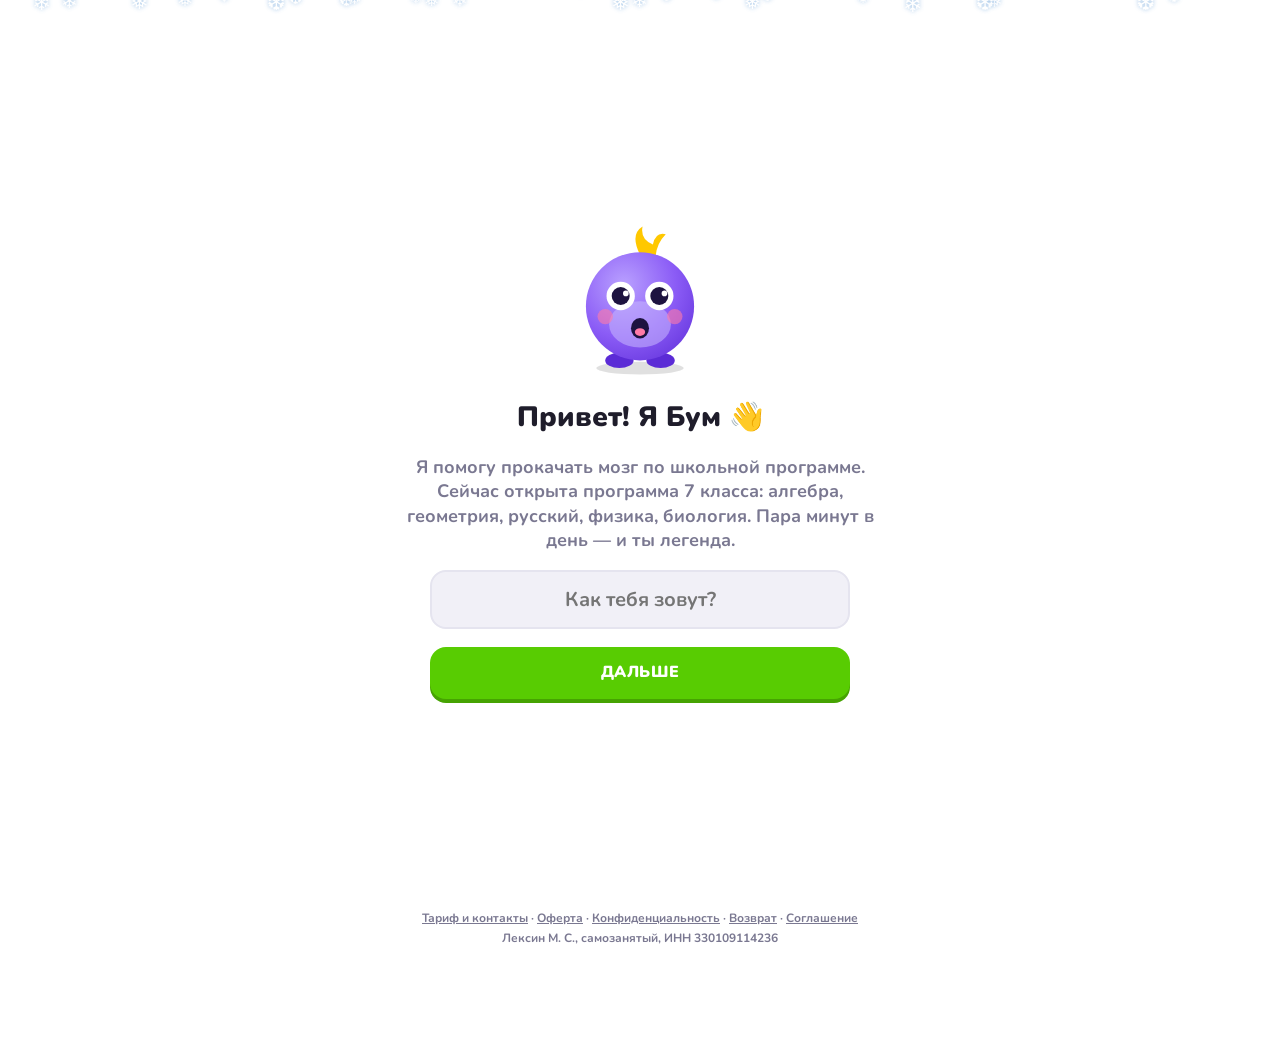
<file: index.html>
<!doctype html>
<html lang="ru">
<head>
  <meta charset="utf-8">
  <meta name="viewport" content="width=device-width, initial-scale=1, viewport-fit=cover">
  <title>Мозгобум — задания 7 класса в формате игры</title>
  <meta name="description" content="Мозгобум — бесплатный тренажёр школьной программы 7 класса в формате игры: алгебра, геометрия, русский язык, физика, биология. Уровни, экзамены, тесты, серии дней и работа над ошибками.">
  <link rel="canonical" href="https://maximlexin.github.io/mozgobum/">
  <meta property="og:type" content="website">
  <meta property="og:site_name" content="Мозгобум">
  <meta property="og:title" content="Мозгобум — школьная программа в формате игры">
  <meta property="og:description" content="Бесплатный тренажёр 7 класса: алгебра, геометрия, русский, физика, биология. Играй каждый день, копи серию и прокачивай мозг.">
  <meta property="og:url" content="https://maximlexin.github.io/mozgobum/">
  <meta property="og:image" content="https://maximlexin.github.io/mozgobum/icons/og.png">
  <meta property="og:image:width" content="1200">
  <meta property="og:image:height" content="630">
  <meta property="og:locale" content="ru_RU">
  <meta name="twitter:card" content="summary_large_image">
  <meta name="twitter:title" content="Мозгобум — школьная программа в формате игры">
  <meta name="twitter:image" content="https://maximlexin.github.io/mozgobum/icons/og.png">
  <meta name="theme-color" content="#7c4dff">
  <link rel="manifest" href="manifest.webmanifest">
  <link rel="icon" href="icons/icon.svg" type="image/svg+xml">
  <link rel="apple-touch-icon" href="icons/icon-192.png">
  <meta name="apple-mobile-web-app-capable" content="yes">
  <meta name="mobile-web-app-capable" content="yes">
  <link rel="stylesheet" href="fonts/nunito.css">
  <link rel="stylesheet" href="styles.css">
</head>
<body>
  <!-- общие градиенты: не внутри скрытых элементов, иначе браузер их не рисует -->
  <svg width="0" height="0" style="position:absolute" aria-hidden="true">
    <defs>
      <radialGradient id="mb-purple" cx="0.35" cy="0.3" r="0.8"><stop offset="0" stop-color="#b9a0ff"/><stop offset="0.6" stop-color="#8b5cf6"/><stop offset="1" stop-color="#6a3ae0"/></radialGradient>
      <radialGradient id="mb-mint" cx="0.35" cy="0.3" r="0.8"><stop offset="0" stop-color="#a7f3e0"/><stop offset="0.6" stop-color="#2dd4bf"/><stop offset="1" stop-color="#0f9f8a"/></radialGradient>
      <radialGradient id="mb-fire" cx="0.35" cy="0.3" r="0.8"><stop offset="0" stop-color="#ffd166"/><stop offset="0.55" stop-color="#ff7b29"/><stop offset="1" stop-color="#e03131"/></radialGradient>
      <radialGradient id="mb-ice" cx="0.35" cy="0.3" r="0.8"><stop offset="0" stop-color="#e7f5ff"/><stop offset="0.6" stop-color="#74c0fc"/><stop offset="1" stop-color="#339af0"/></radialGradient>
      <radialGradient id="mb-gold" cx="0.35" cy="0.3" r="0.8"><stop offset="0" stop-color="#fff3bf"/><stop offset="0.55" stop-color="#fcc419"/><stop offset="1" stop-color="#e09f00"/></radialGradient>
      <radialGradient id="mb-snow" cx="0.35" cy="0.3" r="0.8"><stop offset="0" stop-color="#ffffff"/><stop offset="0.6" stop-color="#dcecfb"/><stop offset="1" stop-color="#a9cdee"/></radialGradient>
      <linearGradient id="lxLens" x1="0" y1="0" x2="1" y2="1"><stop offset="0" stop-color="#4dabf7"/><stop offset="1" stop-color="#7048e8"/></linearGradient>
      <radialGradient id="mb-galaxy" cx="0.35" cy="0.3" r="0.85"><stop offset="0" stop-color="#7b5cff"/><stop offset="0.5" stop-color="#3b1d9a"/><stop offset="1" stop-color="#120a3a"/></radialGradient>
    </defs>
  </svg>
  <div id="app"></div>
  <noscript><main style="max-width:640px;margin:40px auto;padding:0 16px;font-family:Arial,sans-serif"><h1>Мозгобум</h1><p>Бесплатный тренажёр школьной программы 7 класса в формате игры: алгебра, геометрия, русский язык, физика, биология. Уровни, экзамены, тесты, серии дней и работа над ошибками. Для работы игры нужен включённый JavaScript.</p></main></noscript>
  <footer class="site-foot"><a href="docs/contacts.html">Тариф и контакты</a> · <a href="docs/offer.html">Оферта</a> · <a href="docs/privacy.html">Конфиденциальность</a> · <a href="docs/refund.html">Возврат</a> · <a href="docs/terms.html">Соглашение</a><br>Лексин М. С., самозанятый, ИНН 330109114236</footer>
  <canvas id="confetti"></canvas>
  <div id="toast-layer"></div>

  <script src="js/util.js"></script>
  <script src="js/config.js"></script>
  <script src="js/cloud.js"></script>
  <script src="js/pay.js"></script>
  <script src="js/content-math.js"></script>
  <script src="js/content-geometry.js"></script>
  <script src="js/content-russian.js"></script>
  <script src="js/content-physics.js"></script>
  <script src="js/content-biology.js"></script>
  <script src="js/theory-math.js"></script>
  <script src="js/theory-geometry.js"></script>
  <script src="js/theory-russian.js"></script>
  <script src="js/theory-physics.js"></script>
  <script src="js/theory-biology.js"></script>
  <script src="js/mascot.js"></script>
  <script src="js/scene.js"></script>
  <script src="js/sound.js"></script>
  <script src="js/app.js"></script>
</body>
</html>
</file>
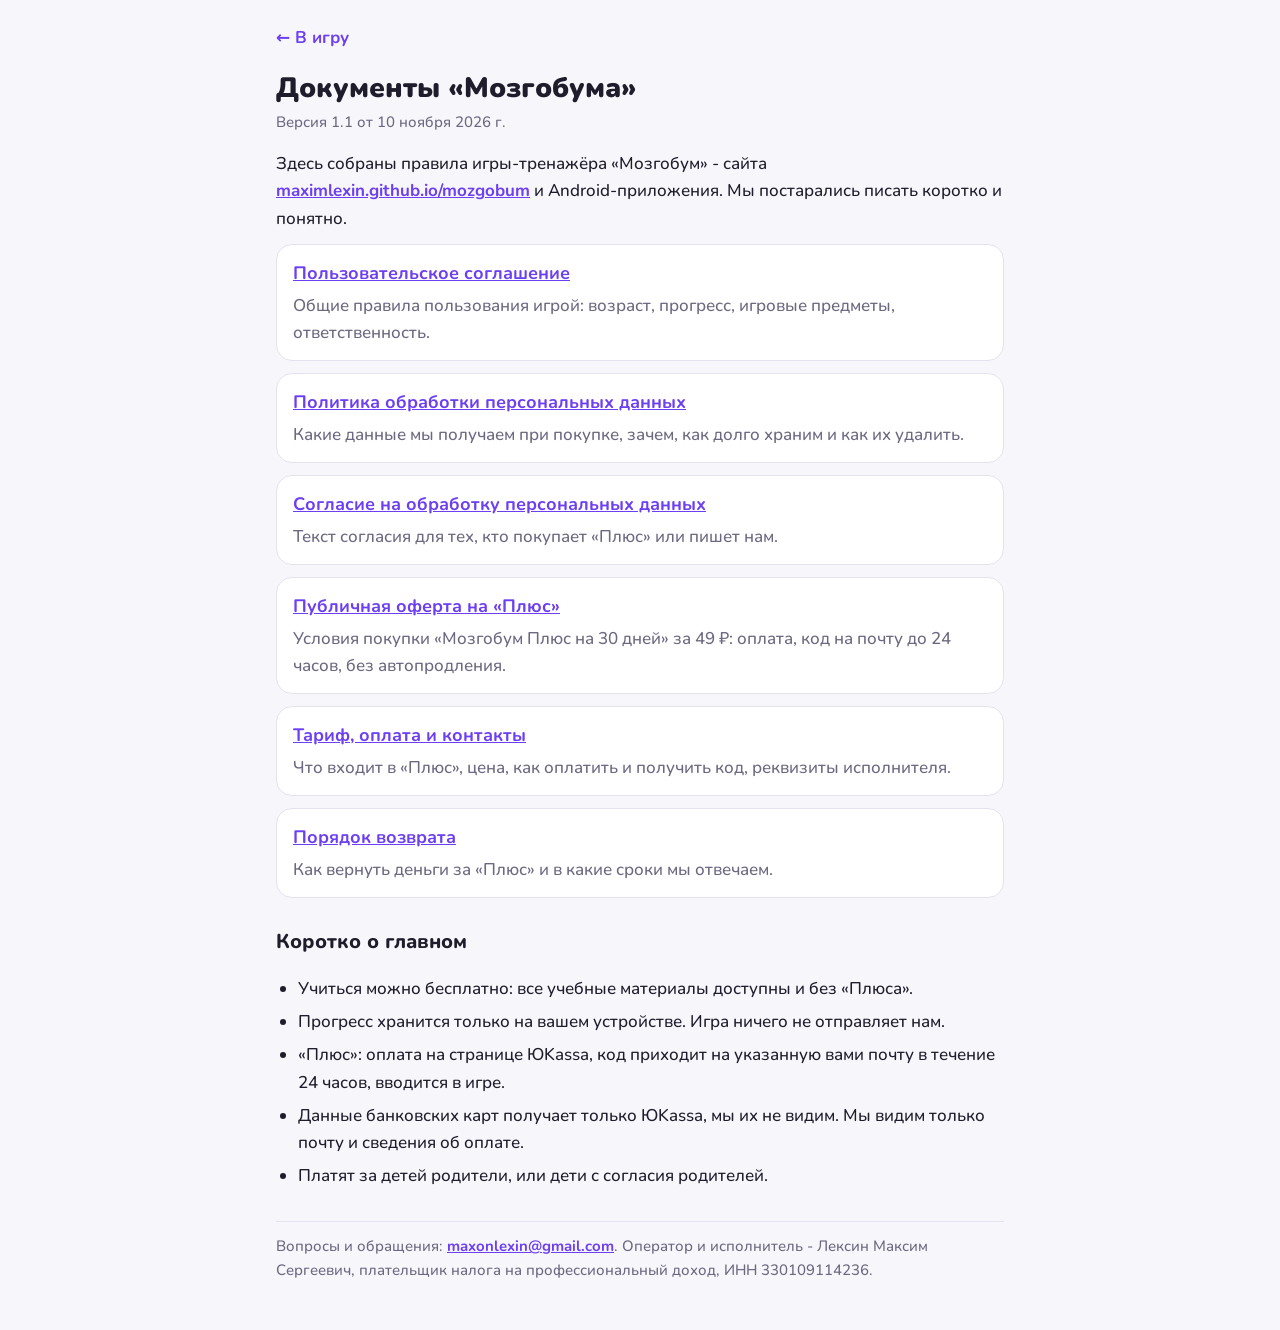
<file: docs/index.html>
<!doctype html>
<html lang="ru">
<head>
<meta charset="utf-8">
<meta name="viewport" content="width=device-width, initial-scale=1">
<title>Документы | Мозгобум</title>
<link rel="stylesheet" href="../fonts/nunito.css">
<style>
:root{--bg:#f7f7fb;--card:#fff;--text:#1f1d2b;--muted:#6b6880;--accent:#6c3ff2;--line:#e4e2ee;--mark:#fff0a3;--mark-text:#1f1d2b}
@media (prefers-color-scheme:dark){:root{--bg:#14121f;--card:#1e1b2e;--text:#f2f0ff;--muted:#aaa5c6;--accent:#b49bff;--line:#2f2a47;--mark:#5c4b00;--mark-text:#fff6c7}}
*{box-sizing:border-box}
body{margin:0;background:var(--bg);color:var(--text);font:500 17px/1.6 Nunito,system-ui,-apple-system,"Segoe UI",Roboto,sans-serif}
main{max-width:760px;margin:0 auto;padding:24px 16px 48px}
a{color:var(--accent);font-weight:700}
.back{display:inline-block;margin-bottom:12px;text-decoration:none}
h1{font-weight:900;font-size:28px;line-height:1.25;margin:8px 0 4px}
h2{font-weight:800;font-size:20px;margin:28px 0 8px}
.ver{color:var(--muted);font-size:15px;margin:0 0 16px}
.card{background:var(--card);border:1px solid var(--line);border-radius:16px;padding:14px 16px;margin:12px 0}
.card h2{margin:0 0 4px;font-size:18px}
.card p{margin:0;color:var(--muted)}
p,li{margin:6px 0}
ol,ul{padding-left:22px}
footer{margin-top:32px;padding-top:12px;border-top:1px solid var(--line);color:var(--muted);font-size:15px}
</style>
</head>
<body>
<main>
<a class="back" href="../">← В игру</a>
<h1>Документы «Мозгобума»</h1>
<p class="ver">Версия 1.1 от 10 ноября 2026 г.</p>

<p>Здесь собраны правила игры-тренажёра «Мозгобум» - сайта <a href="https://maximlexin.github.io/mozgobum/">maximlexin.github.io/mozgobum</a> и Android-приложения. Мы постарались писать коротко и понятно.</p>

<div class="card"><h2><a href="terms.html">Пользовательское соглашение</a></h2><p>Общие правила пользования игрой: возраст, прогресс, игровые предметы, ответственность.</p></div>
<div class="card"><h2><a href="privacy.html">Политика обработки персональных данных</a></h2><p>Какие данные мы получаем при покупке, зачем, как долго храним и как их удалить.</p></div>
<div class="card"><h2><a href="consent.html">Согласие на обработку персональных данных</a></h2><p>Текст согласия для тех, кто покупает «Плюс» или пишет нам.</p></div>
<div class="card"><h2><a href="offer.html">Публичная оферта на «Плюс»</a></h2><p>Условия покупки «Мозгобум Плюс на 30 дней» за 49 ₽: оплата, код на почту до 24 часов, без автопродления.</p></div>
<div class="card"><h2><a href="contacts.html">Тариф, оплата и контакты</a></h2><p>Что входит в «Плюс», цена, как оплатить и получить код, реквизиты исполнителя.</p></div>
<div class="card"><h2><a href="refund.html">Порядок возврата</a></h2><p>Как вернуть деньги за «Плюс» и в какие сроки мы отвечаем.</p></div>

<h2>Коротко о главном</h2>
<ul>
<li>Учиться можно бесплатно: все учебные материалы доступны и без «Плюса».</li>
<li>Прогресс хранится только на вашем устройстве. Игра ничего не отправляет нам.</li>
<li>«Плюс»: оплата на странице ЮKassa, код приходит на указанную вами почту в течение 24 часов, вводится в игре.</li>
<li>Данные банковских карт получает только ЮKassa, мы их не видим. Мы видим только почту и сведения об оплате.</li>
<li>Платят за детей родители, или дети с согласия родителей.</li>
</ul>

<footer>Вопросы и обращения: <a href="mailto:maxonlexin@gmail.com">maxonlexin@gmail.com</a>. Оператор и исполнитель - Лексин Максим Сергеевич, плательщик налога на профессиональный доход, ИНН 330109114236.</footer>
</main>
</body>
</html>
</file>
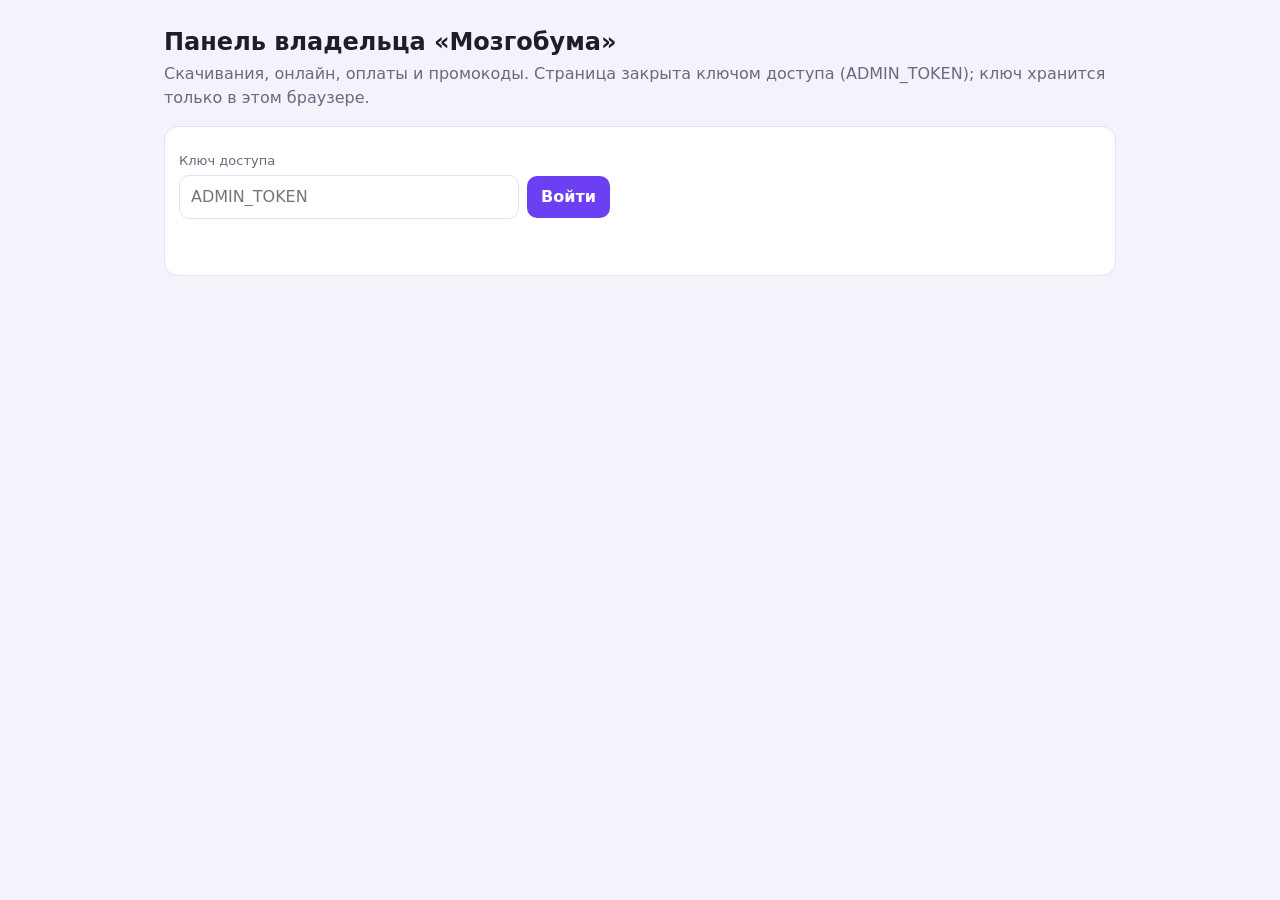
<file: admin.html>
<!doctype html>
<html lang="ru">
<head>
<meta charset="utf-8">
<meta name="viewport" content="width=device-width, initial-scale=1">
<meta name="robots" content="noindex, nofollow">
<title>Мозгобум — панель владельца</title>
<style>
:root{--bg:#f4f3fb;--card:#fff;--text:#1f1d2b;--muted:#6b6880;--accent:#6c3ff2;--line:#e4e2ee;--ok:#1a9d4a;--bad:#d93636;--field:#fff}
@media (prefers-color-scheme:dark){:root{--bg:#14121f;--card:#1e1b2e;--text:#f2f0ff;--muted:#aaa5c6;--accent:#a68bff;--line:#2f2a47;--ok:#4cd07d;--bad:#ff6b6b;--field:#27233b}}
*{box-sizing:border-box}
body{margin:0;background:var(--bg);color:var(--text);font:500 16px/1.5 system-ui,-apple-system,"Segoe UI",Roboto,sans-serif}
main{max-width:980px;margin:0 auto;padding:18px 14px 60px}
h1{font-size:24px;margin:6px 0 2px}h2{font-size:18px;margin:28px 0 10px}
.sub{color:var(--muted);margin:0 0 16px}
.grid{display:grid;grid-template-columns:repeat(auto-fit,minmax(150px,1fr));gap:10px}
.card{background:var(--card);border:1px solid var(--line);border-radius:14px;padding:12px 14px}
.card small{color:var(--muted);display:block;font-size:13px}
.card b{font-size:26px;font-weight:800}
.panel{background:var(--card);border:1px solid var(--line);border-radius:14px;padding:14px}
label{display:block;font-size:13px;color:var(--muted);margin:10px 0 4px}
input,select,textarea{width:100%;background:var(--field);color:var(--text);border:1px solid var(--line);border-radius:10px;padding:9px 11px;font:inherit}
.row{display:grid;grid-template-columns:repeat(auto-fit,minmax(130px,1fr));gap:10px}
.row.wide{grid-template-columns:repeat(auto-fit,minmax(280px,1fr))}
button{background:var(--accent);color:#fff;border:0;border-radius:10px;padding:9px 14px;font:inherit;font-weight:700;cursor:pointer}
button.ghost{background:transparent;color:var(--accent);border:1px solid var(--line)}
button.bad{background:var(--bad)}
button:disabled{opacity:.5;cursor:default}
.items{display:flex;flex-wrap:wrap;gap:6px;max-height:170px;overflow:auto;padding:6px;border:1px solid var(--line);border-radius:10px}
.items label{display:inline-flex;align-items:center;gap:5px;margin:0;color:var(--text);font-size:14px;background:var(--bg);border-radius:8px;padding:3px 8px}
.items input{width:auto}
table{width:100%;border-collapse:collapse;font-size:14px}
th,td{padding:8px 6px;border-bottom:1px solid var(--line);text-align:left;vertical-align:top}
th{color:var(--muted);font-weight:600;font-size:12px}
.tbl{overflow-x:auto}
.code{font-family:ui-monospace,Consolas,monospace;font-weight:700}
.pill{display:inline-block;border-radius:20px;padding:1px 9px;font-size:12px;font-weight:700}
.pill.on{background:#1a9d4a22;color:var(--ok)}.pill.off{background:#d9363622;color:var(--bad)}
.msg{margin:10px 0;min-height:22px;font-weight:600}.msg.err{color:var(--bad)}.msg.ok{color:var(--ok)}
.hint{color:var(--muted);font-size:13px}
.flex{display:flex;gap:8px;align-items:center;flex-wrap:wrap}
</style>
</head>
<body>
<main>
<h1>Панель владельца «Мозгобума»</h1>
<p class="sub">Скачивания, онлайн, оплаты и промокоды. Страница закрыта ключом доступа (ADMIN_TOKEN); ключ хранится только в этом браузере.</p>

<div class="panel" id="auth">
  <label for="tok">Ключ доступа</label>
  <div class="flex"><input id="tok" type="password" autocomplete="off" placeholder="ADMIN_TOKEN" style="max-width:340px"><button id="saveTok">Войти</button><button class="ghost" id="logout" hidden>Выйти</button></div>
  <div class="msg" id="authMsg"></div>
</div>

<div id="app" hidden>
  <h2>Сейчас в игре</h2>
  <div class="grid" id="live"></div>
  <p class="hint">«Реальный игрок» — одно устройство, на котором прошли хотя бы один урок. Заходы без уроков (случайные открытия, проверки) считаются отдельно. Один человек на двух устройствах или после переустановки считается дважды: личность мы не определяем. Заходы из режима разработчика и с localhost в статистику не попадают.</p>
  <div class="flex"><button class="ghost" id="reload">Обновить</button><label class="flex" style="margin:0"><input type="checkbox" id="auto" style="width:auto"> каждые 30 сек</label></div>

  <h2>Скачивания приложения (GitHub)</h2>
  <div class="grid" id="dl"></div>
  <div class="tbl" style="margin-top:10px"><table id="dlTable"></table></div>
  <p class="hint">Данные берутся из публичной статистики релизов GitHub. Посещаемость сайта GitHub Pages здесь не видна: её GitHub показывает только в репозитории (Insights → Traffic).</p>

  <h2>Подробная статистика</h2>
  <div class="flex" id="periodBtns"><button class="ghost" data-n="7">7 дней</button><button class="ghost" data-n="14">14 дней</button><button class="ghost" data-n="30">30 дней</button></div>
  <div class="grid" id="stTotals" style="margin-top:10px"></div>
  <div class="row wide" style="margin-top:12px">
    <div class="panel"><b>Воронка (уникальные игроки)</b><div id="stFunnel"></div></div>
    <div class="panel"><b>Возврат игроков</b><div id="stRet"></div></div>
  </div>
  <div class="panel" style="margin-top:12px"><b>По дням</b><div class="tbl"><table id="stDaily"></table></div></div>
  <div class="row wide" style="margin-top:12px">
    <div class="panel"><b>Предметы: уроки и точность</b><div id="stSubj"></div></div>
    <div class="panel"><b>Режимы</b><div id="stModes"></div></div>
    <div class="panel"><b>Платформы (активные)</b><div id="stPlat"></div></div>
  </div>
  <div class="row wide" style="margin-top:12px">
    <div class="panel"><b>Версии приложения (все игроки)</b><div id="stVer"></div></div>
    <div class="panel"><b>Откуда пришли (метка ?src=)</b><div id="stSrc"></div></div>
    <div class="panel"><b>Самые сложные уроки (доля ошибок)</b><div id="stHard"></div></div>
  </div>
  <div class="panel" style="margin-top:12px"><b>Время суток (МСК): уроков по часам</b><div id="stHours"></div></div>
  <p class="hint">Данные анонимные и только от игроков, давших согласие. Метка источника: ссылка вида https://maximlexin.github.io/mozgobum/?src=vk запоминается при первом заходе.</p>

  <h2>Жалобы на задания</h2>
  <div class="flex"><label class="flex" style="margin:0">Показать: <select id="repStatus" style="width:auto"><option value="new">новые</option><option value="fixed">исправленные</option><option value="ignored">не ошибка</option></select></label></div>
  <div class="panel tbl" style="margin-top:10px"><table id="reports"></table></div>
  <p class="hint">Игроки жалуются кнопкой «Ошибка в задании?» в уроке. Жалобы сгруппированы по заданию: чем больше обращений, тем выше. «Исправлено» — вы поправили задание; «Не ошибка» — задание верное.</p>

  <h2>Новый промокод</h2>
  <div class="panel">
    <div class="row">
      <div><label>Код</label><div class="flex"><input id="pCode" placeholder="BUM-XXXX-XXXX" class="code"><button class="ghost" id="gen" type="button">Случайный</button></div></div>
      <div><label>Название (видит игрок)</label><input id="pTitle" placeholder="Подарок другу"></div>
    </div>
    <div class="row">
      <div><label>Кристаллы 💎</label><input id="pGems" type="number" min="0" value="0"></div>
      <div><label>Дни «Плюса»</label><input id="pPlus" type="number" min="0" value="0"></div>
      <div><label>Щиты 🛡️</label><input id="pShield" type="number" min="0" value="0"></div>
      <div><label>Подсказки 50/50 🔮</label><input id="pFifty" type="number" min="0" value="0"></div>
      <div><label>Зелья x2 ⚡</label><input id="pX2" type="number" min="0" value="0"></div>
    </div>
    <div class="row">
      <div><label>Сколько раз можно (пусто — без лимита)</label><input id="pMax" type="number" min="1" placeholder="например 50"></div>
      <div><label>Действует до (пусто — без срока)</label><input id="pExp" type="date"></div>
    </div>
    <div class="flex" style="margin-top:10px">
      <label class="flex" style="margin:0;color:var(--text)"><input type="checkbox" id="pNoAds" style="width:auto"> 🎓 Отключить рекламу (без «Плюса»)</label>
      <label class="flex" style="margin:0;color:var(--text)"><input type="checkbox" id="pForever" style="width:auto"> ⭐ «Плюс» навсегда (100 лет)</label>
    </div>
    <label>Наряды в подарок (отметьте нужные)</label>
    <div class="items" id="pItems"></div>
    <div class="flex" style="margin-top:12px"><button id="create">Создать промокод</button></div>
    <div class="msg" id="pMsg"></div>
  </div>

  <h2>Промокоды</h2>
  <div class="panel tbl"><table id="codes"></table></div>
  <p class="hint">Код работает один раз на игрока. Промокоды из этого списка действуют, когда у игрока включено облако. Коды с пометкой «работает в игре без сервера» проверяются в самой игре: их нельзя выключить отсюда, а активации не считаются.</p>
</div>
</main>

<script>var MB = {};</script>
<script src="js/config.js"></script>
<script>try { var _o = document.createElement('script'); _o.src = 'js/mascot.js'; _o.onload = function () { window.dispatchEvent(new Event('mascot-ready')); }; document.head.appendChild(_o); } catch (e) {}</script>
<script>
(function () {
  const $ = id => document.getElementById(id);
  // Сервер (Supabase во Франкфурте) удалён 5 ноября 2026 из-за 152-ФЗ. Новый сервер в РФ пропишем здесь, когда он появится.
  const C = Object.assign({ supabaseUrl: '', supabaseAnonKey: '' }, (window.MB && MB.CONFIG) || {});
  const KEY = 'mozgobum-admin';
  const esc = s => String(s == null ? '' : s).replace(/[&<>"']/g, c => ({ '&': '&amp;', '<': '&lt;', '>': '&gt;', '"': '&quot;', "'": '&#39;' }[c]));
  const num = v => (v == null || isNaN(v) ? '—' : Number(v).toLocaleString('ru-RU'));
  const getTok = () => { try { return localStorage.getItem(KEY) || ''; } catch (e) { return ''; } };
  const setTok = v => { try { v ? localStorage.setItem(KEY, v) : localStorage.removeItem(KEY); } catch (e) {} };
  let timer = null;

  async function api(action, extra) {
    if (!C.supabaseUrl) throw new Error('Сервер отключён: статистика, промокоды и жалобы появятся после запуска сервера в России. Скачивания APK ниже работают.');
    const r = await fetch(C.supabaseUrl + '/functions/v1/admin', {
      method: 'POST',
      headers: { 'Content-Type': 'application/json', apikey: C.supabaseAnonKey, Authorization: 'Bearer ' + C.supabaseAnonKey, 'x-admin-token': getTok() },
      body: JSON.stringify(Object.assign({ action }, extra || {}))
    });
    let data = null; try { data = await r.json(); } catch (e) {}
    if (r.status === 401) throw new Error('Неверный ключ доступа');
    if (r.status === 503) throw new Error('На сервере не задан ADMIN_TOKEN');
    if (!r.ok) throw new Error((data && data.error) || ('Сервер ответил ' + r.status));
    return data;
  }

  function card(label, value) { return '<div class="card"><small>' + esc(label) + '</small><b>' + esc(value) + '</b></div>'; }

  async function loadLive() {
    try {
      const o = await api('overview');
      $('live').innerHTML = card('Онлайн сейчас (5 мин)', num(o.online_5m)) + card('За последний час', num(o.online_1h)) + card('Активных за сутки', num(o.active_24h))
        + card('Реальных игроков', num(o.players_real)) + card('из них Android / сайт', num(o.players_android) + ' / ' + num(o.players_web)) + card('Новых реальных за 7 дней', num(o.new_real_7d))
        + card('Заходов без уроков', num(Math.max(0, (o.players || 0) - (o.players_real || 0))))
        + card('Оплат', num(o.paid)) + card('Выручка, ₽', num(o.revenue)) + card('Промокодов активировано', num(o.promo_redeemed));
      $('authMsg').textContent = ''; $('auth').hidden = true; $('app').hidden = false; $('logout').hidden = false;
    } catch (e) {
      $('authMsg').className = 'msg err'; $('authMsg').textContent = e.message;
      $('auth').hidden = false; $('app').hidden = true;
    }
  }

  async function loadDownloads() {
    try {
      const r = await fetch('https://api.github.com/repos/maximlexin/mozgobum/releases?per_page=30');
      if (!r.ok) throw new Error('GitHub ответил ' + r.status + ' (лимит запросов — подождите)');
      const rel = await r.json();
      let total = 0, last = null; const rows = [];
      rel.forEach(x => (x.assets || []).forEach(a => {
        if (!/\.apk$/i.test(a.name)) return;
        total += a.download_count;
        if (!last) last = { tag: x.tag_name, n: a.download_count };
        rows.push('<tr><td>' + esc(x.tag_name || x.name) + '</td><td>' + esc(a.name) + '</td><td>' + num(a.download_count) + '</td><td>' + esc((x.published_at || '').slice(0, 10)) + '</td></tr>');
      }));
      $('dl').innerHTML = card('Загрузок файла APK (не людей)', num(total)) + card('Последний релиз', last ? last.tag : '—') + card('Скачиваний последнего', last ? num(last.n) : '—');
      $('dlTable').innerHTML = '<tr><th>Релиз</th><th>Файл</th><th>Скачиваний</th><th>Дата</th></tr>' + (rows.join('') || '<tr><td colspan="4">APK в релизах не найден</td></tr>');
    } catch (e) { $('dl').innerHTML = card('Скачивания', 'ошибка'); $('dlTable').innerHTML = '<tr><td>' + esc(e.message) + '</td></tr>'; }
  }

  function rewardText(c) {
    const p = [];
    if (c.gems) p.push(c.gems + ' 💎');
    if (c.no_ads) p.push('🎓 без рекламы');
    if (c.plus_days >= 36500) p.push('⭐ Плюс навсегда'); else if (c.plus_days) p.push('Плюс ' + c.plus_days + ' дн.');
    Object.keys(c.boosts || {}).forEach(k => p.push({ shield: '🛡️', fifty: '🔮', x2: '⚡' }[k] + '×' + c.boosts[k]));
    (c.items || []).forEach(i => p.push((window.MB && MB.ITEMS && MB.ITEMS[i] && MB.ITEMS[i].title) || i));
    return p.join(', ') || '—';
  }

  async function loadCodes() {
    try {
      const d = await api('promo_list');
      const rows = (d.codes || []).sort((a, b) => (b.offline ? 1 : 0) - (a.offline ? 1 : 0)).map(c => c.offline
        ? '<tr><td><span class="code">' + esc(c.code) + '</span><br><small class="hint">' + esc(c.title || '') + '</small></td><td>' + esc(rewardText(c)) + '</td><td colspan="3"><span class="pill on">работает в игре без сервера</span><br><small class="hint">активации не считаются, выключить из панели нельзя</small></td><td class="flex"><button class="ghost" data-c="' + esc(c.code) + '">Копировать</button></td></tr>'
        : '<tr><td><span class="code">' + esc(c.code) + '</span><br><small class="hint">' + esc(c.title || '') + '</small></td><td>' + esc(rewardText(c)) + '</td><td>'
        + num(c.used) + (c.max_uses ? ' / ' + num(c.max_uses) : ' / ∞') + '</td><td>' + (c.expires_at ? esc(c.expires_at.slice(0, 10)) : '—') + '</td><td><span class="pill ' + (c.active ? 'on' : 'off') + '">' + (c.active ? 'действует' : 'выключен') + '</span></td>'
        + '<td class="flex"><button class="ghost" data-t="' + esc(c.code) + '" data-a="' + (c.active ? '0' : '1') + '">' + (c.active ? 'Выключить' : 'Включить') + '</button><button class="ghost" data-c="' + esc(c.code) + '">Копировать</button><button class="bad" data-d="' + esc(c.code) + '">Удалить</button></td></tr>');
      $('codes').innerHTML = '<tr><th>Код</th><th>Награда</th><th>Использовано</th><th>До</th><th>Статус</th><th></th></tr>' + (rows.join('') || '<tr><td colspan="6">Пока нет промокодов</td></tr>');
    } catch (e) { $('codes').innerHTML = '<tr><td>' + esc(e.message) + '</td></tr>'; }
  }

  function fillItems() {
    const box = $('pItems'); box.innerHTML = '';
    const items = (window.MB && MB.ITEMS) || {};
    Object.keys(items).filter(k => !items[k].plus).forEach(k => {
      const l = document.createElement('label');
      l.innerHTML = '<input type="checkbox" value="' + esc(k) + '"> ' + esc(items[k].title || k);
      box.appendChild(l);
    });
    if (!box.children.length) box.innerHTML = '<span class="hint">Список нарядов не загрузился</span>';
  }

  function genCode() {
    const abc = 'ABCDEFGHJKLMNPQRSTUVWXYZ23456789'; const a = new Uint32Array(8); crypto.getRandomValues(a);
    const s = Array.from(a, v => abc[v % abc.length]).join('');
    return 'BUM-' + s.slice(0, 4) + '-' + s.slice(4);
  }

  async function createCode() {
    const msg = $('pMsg'); msg.className = 'msg'; msg.textContent = '';
    const code = $('pCode').value.trim().toUpperCase();
    if (!code) { msg.className = 'msg err'; msg.textContent = 'Введите код или нажмите «Случайный»'; return; }
    const items = [...$('pItems').querySelectorAll('input:checked')].map(i => i.value);
    const body = {
      code, title: $('pTitle').value.trim(), gems: +$('pGems').value || 0, plus_days: $('pForever').checked ? 36500 : (+$('pPlus').value || 0), items, no_ads: $('pNoAds').checked,
      boosts: { shield: +$('pShield').value || 0, fifty: +$('pFifty').value || 0, x2: +$('pX2').value || 0 },
      max_uses: $('pMax').value || null, expires_at: $('pExp').value ? $('pExp').value + 'T23:59:59+03:00' : null
    };
    $('create').disabled = true;
    try {
      await api('promo_create', body);
      msg.className = 'msg ok'; msg.textContent = 'Создан: ' + code;
      try { await navigator.clipboard.writeText(code); msg.textContent += ' (код скопирован)'; } catch (e) {}
      $('pCode').value = '';
      loadCodes();
    } catch (e) {
      const m = { bad_code: 'Код: 4–40 символов, латиница, цифры и дефис', code_exists: 'Такой код уже есть', empty_reward: 'Выберите хотя бы одну награду',
        bad_reward: 'Проверьте числа в награде', bad_max_uses: 'Лимит использований — целое число от 1', bad_expires: 'Неверная дата', offline_code: 'Этот код работает без сервера и не меняется из панели' }[e.message];
      msg.className = 'msg err'; msg.textContent = m || e.message;
    }
    $('create').disabled = false;
  }


  // ---------- подробная статистика ----------
  let stDays = 14;
  const pct = v => (v == null || isNaN(v) ? '—' : (Number(v) * 100).toFixed(v < 0.1 && v > 0 ? 1 : 0) + '%');
  function bars(el, rows, fmt) {
    const max = Math.max(1, ...rows.map(r => Number(r[1]) || 0));
    document.querySelector(el).innerHTML = rows.length ? rows.map(r => '<div style="display:grid;grid-template-columns:110px 1fr 70px;gap:8px;align-items:center;margin:5px 0;font-size:14px"><span style="overflow:hidden;text-overflow:ellipsis;white-space:nowrap">'
      + esc(r[0]) + '</span><i style="display:block;height:10px;border-radius:6px;background:var(--accent);width:' + ((Number(r[1]) || 0) / max * 100) + '%"></i><b style="text-align:right">' + (fmt ? fmt(r[1], r) : num(r[1])) + '</b></div>').join('') : '<small class="hint">пока нет данных</small>';
  }
  const SUBJ = { math: 'Алгебра', geo: 'Геометрия', rus: 'Русский', phys: 'Физика', bio: 'Биология' };
  const STEPS = { app_open: 'Открыли игру', onboarding_done: 'Прошли знакомство', lesson_start: 'Начали урок', lesson_finish: 'Закончили урок', shop_buy: 'Купили в магазине', plus_buy_click: 'Нажали «Плюс»', plus_paid: 'Оплатили «Плюс»' };
  const MODES = { lesson: 'Урок', exam: 'Экзамен', test: 'Тест', review: 'Работа над ошибками' };

  async function loadStats() {
    document.querySelectorAll('#periodBtns button').forEach(b => { b.style.borderColor = +b.dataset.n === stDays ? 'var(--accent)' : ''; });
    try {
      const [st, dt] = await Promise.all([api('stats', { days: stDays }), api('details', { days: stDays })]);
      const t = st.totals || {};
      $('stTotals').innerHTML = card('Игроков всего', num(t.players)) + card('Активны 7 дней', num(t.players_7d_active)) + card('Активных за период', num(st.active_players))
        + card('Уроков за всё время', num(t.lessons_finished)) + card('Уроков на игрока', num(st.avg_lessons_per_active)) + card('Приглашений', num(t.referrals));
      const f = st.funnel || [], first = f.length ? f[0].players : 0;
      $('stFunnel').innerHTML = f.map(x => '<div style="display:flex;justify-content:space-between;margin:5px 0;font-size:14px"><span>' + esc(STEPS[x.step] || x.step) + '</span><b>' + num(x.players) + ' <small class="hint">' + (first ? pct(x.players / first) : '') + '</small></b></div>').join('') || '<small class="hint">нет данных</small>';
      const r = st.retention || {};
      $('stRet').innerHTML = ['d1', 'd7'].map(k => r[k] ? '<div style="margin:8px 0"><small class="hint">Вернулись на ' + (k === 'd1' ? '2-й' : '8-й') + ' день</small><br><b style="font-size:22px">' + pct(r[k].rate) + '</b> <small class="hint">' + num(r[k].retained) + ' из ' + num(r[k].eligible) + '</small></div>' : '').join('') || '<small class="hint">нет данных</small>';
      $('stDaily').innerHTML = '<tr><th>День</th><th>Игроков</th><th>Новых</th><th>Уроков</th><th>Выручка, ₽</th></tr>' + (st.daily || []).slice().reverse().map(d => '<tr><td>' + esc(d.day) + '</td><td>' + num(d.dau) + '</td><td>' + num(d.new_players) + '</td><td>' + num(d.lessons) + '</td><td>' + num(d.revenue) + '</td></tr>').join('');
      const acc = {}; (dt.subjects || []).forEach(x => { acc[x.subj] = x.accuracy; });
      bars('#stSubj', (st.subjects || []).map(x => [SUBJ[x.subj] || x.subj, x.lessons]), (v, row) => num(v) + ' · ' + pct(acc[Object.keys(SUBJ).find(k => SUBJ[k] === row[0]) || row[0]]));
      bars('#stModes', (dt.modes || []).map(x => [MODES[x.mode] || x.mode, x.lessons]));
      bars('#stPlat', (dt.platforms_active || []).map(x => [x.platform === 'android' ? 'Android' : x.platform === 'web' ? 'Сайт' : x.platform, x.players]));
      bars('#stVer', (dt.versions || []).map(x => [x.version, x.players]));
      bars('#stSrc', (dt.sources || []).map(x => [x.src, x.players]));
      bars('#stHard', (dt.hard || []).map(x => [x.key, x.error_rate]), v => pct(v));
      const hrs = Array.from({ length: 24 }, (_, h) => { const f = (dt.hours || []).find(x => x.hour === h); return [String(h).padStart(2, '0') + ':00', f ? f.lessons : 0]; });
      bars('#stHours', hrs.filter(h => h[1] > 0));
    } catch (e) { $('stTotals').innerHTML = card('Статистика', 'ошибка'); $('stFunnel').innerHTML = '<small class="hint">' + esc(e.message) + '</small>'; }
  }
  $('periodBtns').addEventListener('click', e => { const b = e.target.closest('button'); if (!b) return; stDays = +b.dataset.n; loadStats(); });

  // ---------- жалобы на задания ----------
  const REASON = { wrong_answer: 'неверный ответ', typo: 'опечатка', unclear: 'непонятно', other: 'другое' };
  async function loadReports() {
    try {
      const d = await api('reports_list', { status: $('repStatus').value });
      const rows = (d.groups || []).map(g => '<tr><td><b>' + esc(g.count) + '</b></td><td>' + esc(SUBJ[g.subj] || g.subj || '') + '<br><small class="hint">' + esc(g.key || '') + '</small></td>'
        + '<td>' + esc(g.question || '') + '<br><small class="hint">Правильный ответ в игре: ' + esc(g.answer || '—') + '</small>'
        + (g.notes && g.notes.length ? '<br><small>' + g.notes.slice(0, 3).map(n => '«' + esc(n) + '»').join(' ') + '</small>' : '') + '</td>'
        + '<td>' + Object.entries(g.reasons || {}).map(([k, v]) => esc(REASON[k] || k) + ' ×' + v).join('<br>') + '</td>'
        + '<td class="flex">' + ($('repStatus').value === 'new' ? '<button class="ghost" data-fix="' + esc(g.task_id) + '">Исправлено</button><button class="ghost" data-ign="' + esc(g.task_id) + '">Не ошибка</button>' : '') + '</td></tr>');
      $('reports').innerHTML = '<tr><th>Жалоб</th><th>Предмет, урок</th><th>Задание</th><th>Причины</th><th></th></tr>' + (rows.join('') || '<tr><td colspan="5">Жалоб нет</td></tr>');
    } catch (e) { $('reports').innerHTML = '<tr><td>' + esc(e.message) + '</td></tr>'; }
  }
  $('repStatus').onchange = loadReports;
  $('reports').addEventListener('click', async e => {
    const b = e.target.closest('button'); if (!b) return;
    const id = b.dataset.fix || b.dataset.ign; if (!id) return;
    try { await api('reports_set', { task_id: id, status: b.dataset.fix ? 'fixed' : 'ignored' }); loadReports(); } catch (err) { alert(err.message); }
  });

  function enter() {
    loadLive(); loadDownloads(); loadStats(); loadReports(); loadCodes(); fillItems();
  }

  $('saveTok').onclick = () => { setTok($('tok').value.trim()); $('tok').value = ''; enter(); };
  $('tok').addEventListener('keydown', e => { if (e.key === 'Enter') $('saveTok').click(); });
  $('logout').onclick = () => { setTok(''); location.reload(); };
  $('reload').onclick = () => { loadLive(); loadDownloads(); loadStats(); loadReports(); loadCodes(); };
  $('auto').onchange = e => { clearInterval(timer); if (e.target.checked) timer = setInterval(loadLive, 30000); };
  $('gen').onclick = () => { $('pCode').value = genCode(); };
  $('create').onclick = createCode;
  $('codes').addEventListener('click', async e => {
    const b = e.target.closest('button'); if (!b) return;
    try {
      if (b.dataset.t) { await api('promo_toggle', { code: b.dataset.t, active: b.dataset.a === '1' }); loadCodes(); }
      else if (b.dataset.c) { await navigator.clipboard.writeText(b.dataset.c); b.textContent = 'Скопировано'; }
      else if (b.dataset.d) { if (confirm('Удалить промокод ' + b.dataset.d + '? Его нельзя будет вернуть.')) { await api('promo_delete', { code: b.dataset.d }); loadCodes(); } }
    } catch (err) { alert(err.message); }
  });
  window.addEventListener('mascot-ready', fillItems);

  if (getTok()) enter();
})();
</script>
</body>
</html>
</file>
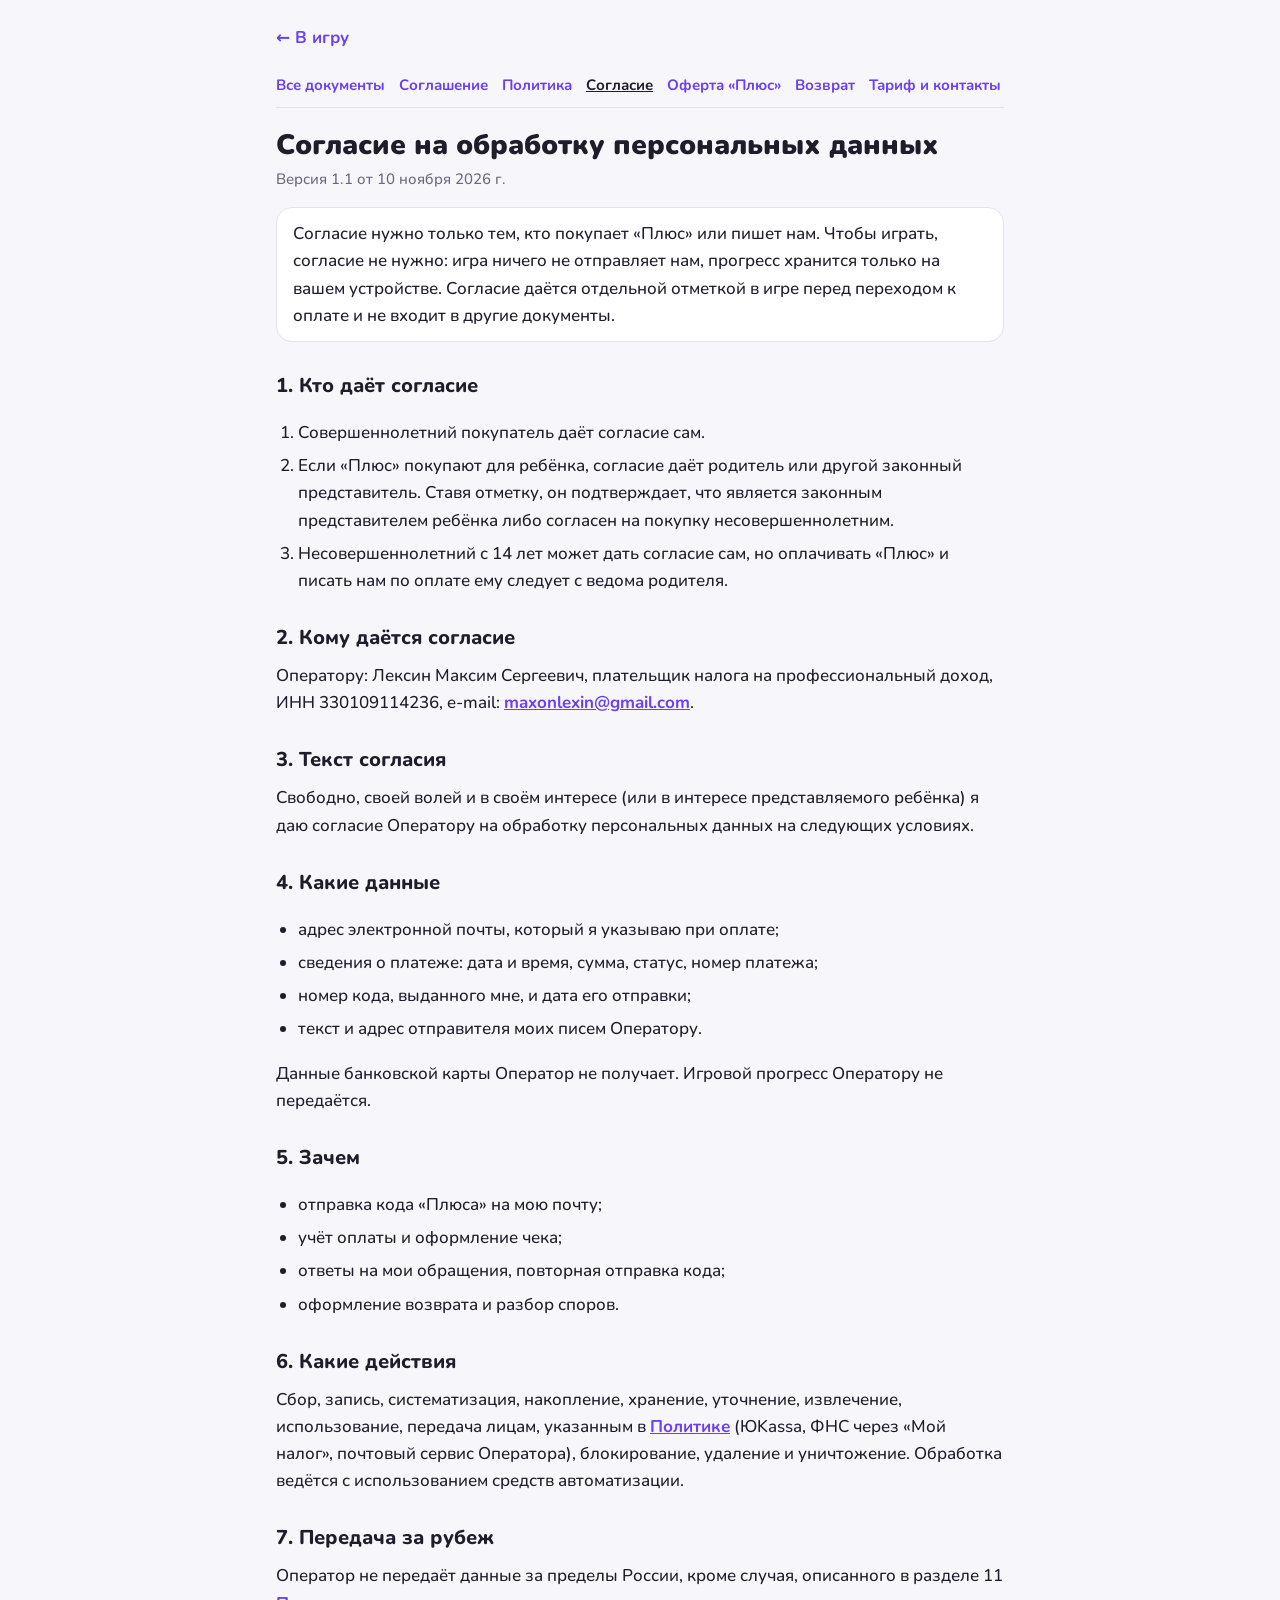
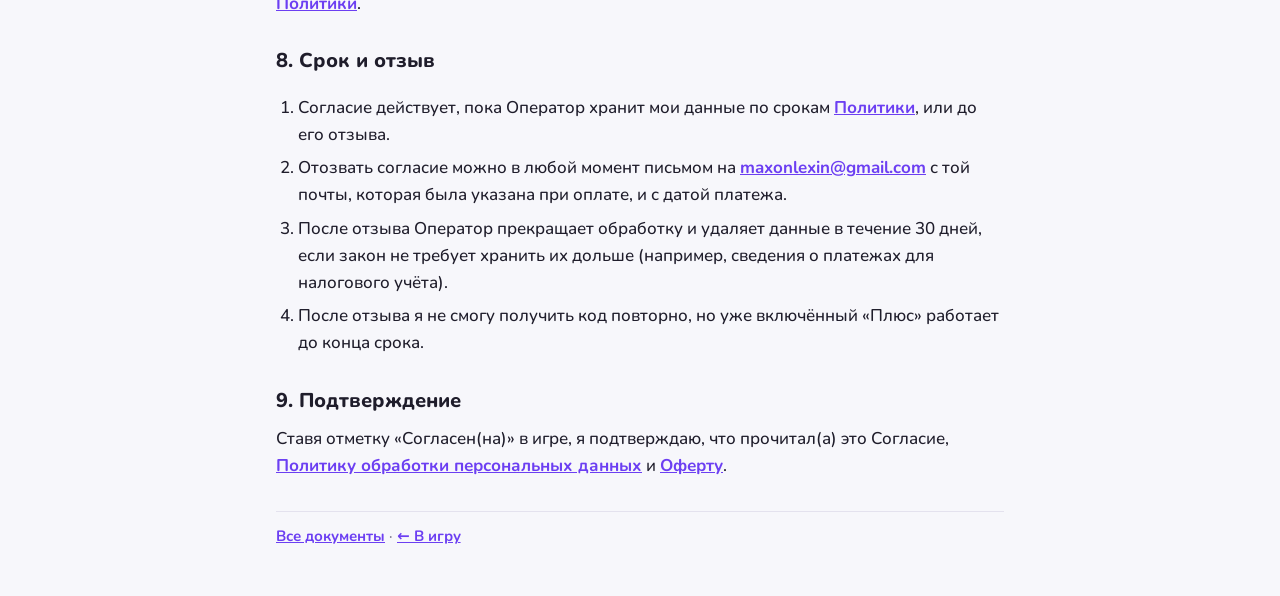
<file: docs/consent.html>
<!doctype html>
<html lang="ru">
<head>
<meta charset="utf-8">
<meta name="viewport" content="width=device-width, initial-scale=1">
<title>Согласие на обработку персональных данных | Мозгобум</title>
<link rel="stylesheet" href="../fonts/nunito.css">
<style>
:root{--bg:#f7f7fb;--card:#fff;--text:#1f1d2b;--muted:#6b6880;--accent:#6c3ff2;--line:#e4e2ee;--mark:#fff0a3;--mark-text:#1f1d2b}
@media (prefers-color-scheme:dark){:root{--bg:#14121f;--card:#1e1b2e;--text:#f2f0ff;--muted:#aaa5c6;--accent:#b49bff;--line:#2f2a47;--mark:#5c4b00;--mark-text:#fff6c7}}
*{box-sizing:border-box}
body{margin:0;background:var(--bg);color:var(--text);font:500 17px/1.6 Nunito,system-ui,-apple-system,"Segoe UI",Roboto,sans-serif}
main{max-width:760px;margin:0 auto;padding:24px 16px 48px}
a{color:var(--accent);font-weight:700}
.back{display:inline-block;margin-bottom:12px;text-decoration:none}
nav.docs{display:flex;flex-wrap:wrap;gap:6px 14px;font-size:15px;padding:10px 0;border-bottom:1px solid var(--line);margin-bottom:20px}
nav.docs a{text-decoration:none}
nav.docs a[aria-current]{color:var(--text);text-decoration:underline}
h1{font-weight:900;font-size:28px;line-height:1.25;margin:8px 0 4px}
h2{font-weight:800;font-size:20px;margin:28px 0 8px}
.ver{color:var(--muted);font-size:15px;margin:0 0 16px}
.note{background:var(--card);border:1px solid var(--line);border-radius:16px;padding:12px 16px;margin:12px 0}
p,li{margin:6px 0}
ol,ul{padding-left:22px}
mark{background:var(--mark);color:var(--mark-text);border-radius:4px;padding:0 3px}
footer{margin-top:32px;padding-top:12px;border-top:1px solid var(--line);color:var(--muted);font-size:15px}
</style>
</head>
<body>
<main>
<a class="back" href="../">← В игру</a>
<nav class="docs"><a href="index.html">Все документы</a><a href="terms.html">Соглашение</a><a href="privacy.html">Политика</a><a href="consent.html" aria-current="page">Согласие</a><a href="offer.html">Оферта «Плюс»</a><a href="refund.html">Возврат</a><a href="contacts.html">Тариф и контакты</a></nav>

<h1>Согласие на обработку персональных данных</h1>
<p class="ver">Версия 1.1 от 10 ноября 2026 г.</p>

<div class="note">Согласие нужно только тем, кто покупает «Плюс» или пишет нам. Чтобы играть, согласие не нужно: игра ничего не отправляет нам, прогресс хранится только на вашем устройстве. Согласие даётся отдельной отметкой в игре перед переходом к оплате и не входит в другие документы.</div>

<h2>1. Кто даёт согласие</h2>
<ol>
<li>Совершеннолетний покупатель даёт согласие сам.</li>
<li>Если «Плюс» покупают для ребёнка, согласие даёт родитель или другой законный представитель. Ставя отметку, он подтверждает, что является законным представителем ребёнка либо согласен на покупку несовершеннолетним.</li>
<li>Несовершеннолетний с 14 лет может дать согласие сам, но оплачивать «Плюс» и писать нам по оплате ему следует с ведома родителя.</li>
</ol>

<h2>2. Кому даётся согласие</h2>
<p>Оператору: Лексин Максим Сергеевич, плательщик налога на профессиональный доход, ИНН 330109114236, e-mail: <a href="mailto:maxonlexin@gmail.com">maxonlexin@gmail.com</a>.</p>

<h2>3. Текст согласия</h2>
<p>Свободно, своей волей и в своём интересе (или в интересе представляемого ребёнка) я даю согласие Оператору на обработку персональных данных на следующих условиях.</p>

<h2>4. Какие данные</h2>
<ul>
<li>адрес электронной почты, который я указываю при оплате;</li>
<li>сведения о платеже: дата и время, сумма, статус, номер платежа;</li>
<li>номер кода, выданного мне, и дата его отправки;</li>
<li>текст и адрес отправителя моих писем Оператору.</li>
</ul>
<p>Данные банковской карты Оператор не получает. Игровой прогресс Оператору не передаётся.</p>

<h2>5. Зачем</h2>
<ul>
<li>отправка кода «Плюса» на мою почту;</li>
<li>учёт оплаты и оформление чека;</li>
<li>ответы на мои обращения, повторная отправка кода;</li>
<li>оформление возврата и разбор споров.</li>
</ul>

<h2>6. Какие действия</h2>
<p>Сбор, запись, систематизация, накопление, хранение, уточнение, извлечение, использование, передача лицам, указанным в <a href="privacy.html">Политике</a> (ЮKassa, ФНС через «Мой налог», почтовый сервис Оператора), блокирование, удаление и уничтожение. Обработка ведётся с использованием средств автоматизации.</p>

<h2>7. Передача за рубеж</h2>
<p>Оператор не передаёт данные за пределы России, кроме случая, описанного в разделе 11 <a href="privacy.html">Политики</a>.</p>

<h2>8. Срок и отзыв</h2>
<ol>
<li>Согласие действует, пока Оператор хранит мои данные по срокам <a href="privacy.html">Политики</a>, или до его отзыва.</li>
<li>Отозвать согласие можно в любой момент письмом на <a href="mailto:maxonlexin@gmail.com">maxonlexin@gmail.com</a> с той почты, которая была указана при оплате, и с датой платежа.</li>
<li>После отзыва Оператор прекращает обработку и удаляет данные в течение 30 дней, если закон не требует хранить их дольше (например, сведения о платежах для налогового учёта).</li>
<li>После отзыва я не смогу получить код повторно, но уже включённый «Плюс» работает до конца срока.</li>
</ol>

<h2>9. Подтверждение</h2>
<p>Ставя отметку «Согласен(на)» в игре, я подтверждаю, что прочитал(а) это Согласие, <a href="privacy.html">Политику обработки персональных данных</a> и <a href="offer.html">Оферту</a>.</p>

<footer><a href="index.html">Все документы</a> · <a href="../">← В игру</a></footer>
</main>
</body>
</html>
</file>
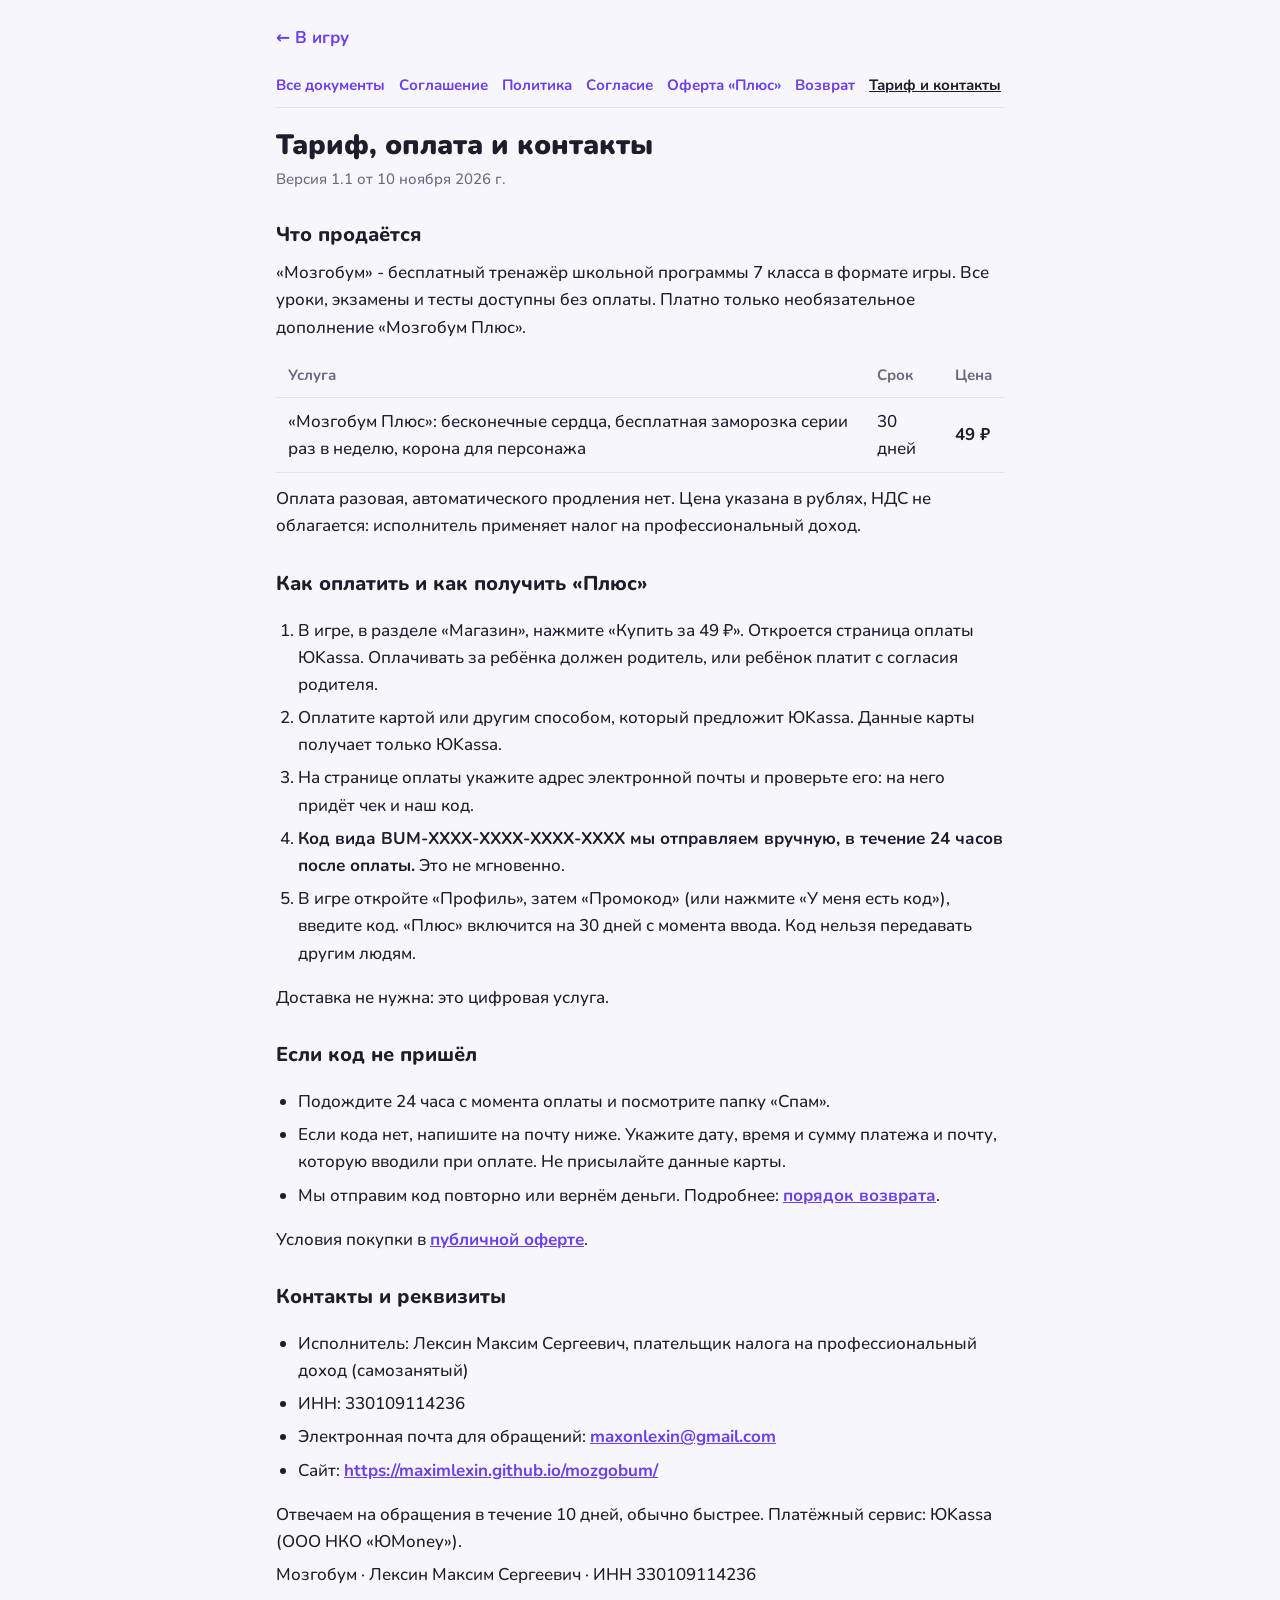
<file: docs/contacts.html>
<!doctype html>
<html lang="ru">
<head>
<meta charset="utf-8">
<meta name="viewport" content="width=device-width, initial-scale=1">
<title>Тариф, оплата и контакты | Мозгобум</title>
<link rel="stylesheet" href="../fonts/nunito.css">
<style>
:root{--bg:#f7f7fb;--card:#fff;--text:#1f1d2b;--muted:#6b6880;--accent:#6c3ff2;--line:#e4e2ee;--mark:#fff0a3;--mark-text:#1f1d2b}
@media (prefers-color-scheme:dark){:root{--bg:#14121f;--card:#1e1b2e;--text:#f2f0ff;--muted:#aaa5c6;--accent:#b49bff;--line:#2f2a47;--mark:#5c4b00;--mark-text:#fff6c7}}
*{box-sizing:border-box}
body{margin:0;background:var(--bg);color:var(--text);font:500 17px/1.6 Nunito,system-ui,-apple-system,"Segoe UI",Roboto,sans-serif}
main{max-width:760px;margin:0 auto;padding:24px 16px 48px}
a{color:var(--accent);font-weight:700}
.back{display:inline-block;margin-bottom:12px;text-decoration:none}
nav.docs{display:flex;flex-wrap:wrap;gap:6px 14px;font-size:15px;padding:10px 0;border-bottom:1px solid var(--line);margin-bottom:20px}
nav.docs a{text-decoration:none}
nav.docs a[aria-current]{color:var(--text);text-decoration:underline}
h1{font-weight:900;font-size:28px;line-height:1.25;margin:8px 0 4px}
h2{font-weight:800;font-size:20px;margin:28px 0 8px}
.ver{color:var(--muted);font-size:15px;margin:0 0 16px}
.card{background:var(--card);border:1px solid var(--line);border-radius:16px;padding:14px 16px;margin:12px 0}
.card h2{margin:0 0 4px;font-size:18px}
p,li{margin:6px 0}
ol,ul{padding-left:22px}
mark{background:var(--mark);color:var(--mark-text);border-radius:4px;padding:0 3px}
.price{width:100%;border-collapse:collapse;margin:12px 0}.price th,.price td{padding:10px 12px;border-bottom:1px solid var(--line);text-align:left}.price th{color:var(--muted);font-size:15px}
</style>
</head>
<body>
<main>
<a class="back" href="../">← В игру</a>
<nav class="docs"><a href="index.html">Все документы</a><a href="terms.html">Соглашение</a><a href="privacy.html">Политика</a><a href="consent.html">Согласие</a><a href="offer.html">Оферта «Плюс»</a><a href="refund.html">Возврат</a><a href="contacts.html" aria-current="page">Тариф и контакты</a></nav>

<h1>Тариф, оплата и контакты</h1>
<p class="ver">Версия 1.1 от 10 ноября 2026 г.</p>

<h2>Что продаётся</h2>
<p>«Мозгобум» - бесплатный тренажёр школьной программы 7 класса в формате игры. Все уроки, экзамены и тесты доступны без оплаты. Платно только необязательное дополнение «Мозгобум Плюс».</p>
<table class="price">
<tr><th>Услуга</th><th>Срок</th><th>Цена</th></tr>
<tr><td>«Мозгобум Плюс»: бесконечные сердца, бесплатная заморозка серии раз в неделю, корона для персонажа</td><td>30 дней</td><td><b>49 ₽</b></td></tr>
</table>
<p>Оплата разовая, автоматического продления нет. Цена указана в рублях, НДС не облагается: исполнитель применяет налог на профессиональный доход.</p>

<h2>Как оплатить и как получить «Плюс»</h2>
<ol>
<li>В игре, в разделе «Магазин», нажмите «Купить за 49 ₽». Откроется страница оплаты ЮKassa. Оплачивать за ребёнка должен родитель, или ребёнок платит с согласия родителя.</li>
<li>Оплатите картой или другим способом, который предложит ЮKassa. Данные карты получает только ЮKassa.</li>
<li>На странице оплаты укажите адрес электронной почты и проверьте его: на него придёт чек и наш код.</li>
<li><b>Код вида BUM-XXXX-XXXX-XXXX-XXXX мы отправляем вручную, в течение 24 часов после оплаты.</b> Это не мгновенно.</li>
<li>В игре откройте «Профиль», затем «Промокод» (или нажмите «У меня есть код»), введите код. «Плюс» включится на 30 дней с момента ввода. Код нельзя передавать другим людям.</li>
</ol>
<p>Доставка не нужна: это цифровая услуга.</p>

<h2>Если код не пришёл</h2>
<ul>
<li>Подождите 24 часа с момента оплаты и посмотрите папку «Спам».</li>
<li>Если кода нет, напишите на почту ниже. Укажите дату, время и сумму платежа и почту, которую вводили при оплате. Не присылайте данные карты.</li>
<li>Мы отправим код повторно или вернём деньги. Подробнее: <a href="refund.html">порядок возврата</a>.</li>
</ul>
<p>Условия покупки в <a href="offer.html">публичной оферте</a>.</p>

<h2>Контакты и реквизиты</h2>
<ul>
<li>Исполнитель: Лексин Максим Сергеевич, плательщик налога на профессиональный доход (самозанятый)</li>
<li>ИНН: 330109114236</li>
<li>Электронная почта для обращений: <a href="mailto:maxonlexin@gmail.com">maxonlexin@gmail.com</a></li>
<li>Сайт: <a href="https://maximlexin.github.io/mozgobum/">https://maximlexin.github.io/mozgobum/</a></li>
</ul>
<p>Отвечаем на обращения в течение 10 дней, обычно быстрее. Платёжный сервис: ЮKassa (ООО НКО «ЮMoney»).</p>

<footer>Мозгобум · Лексин Максим Сергеевич · ИНН 330109114236</footer>
</main>
</body>
</html>
</file>
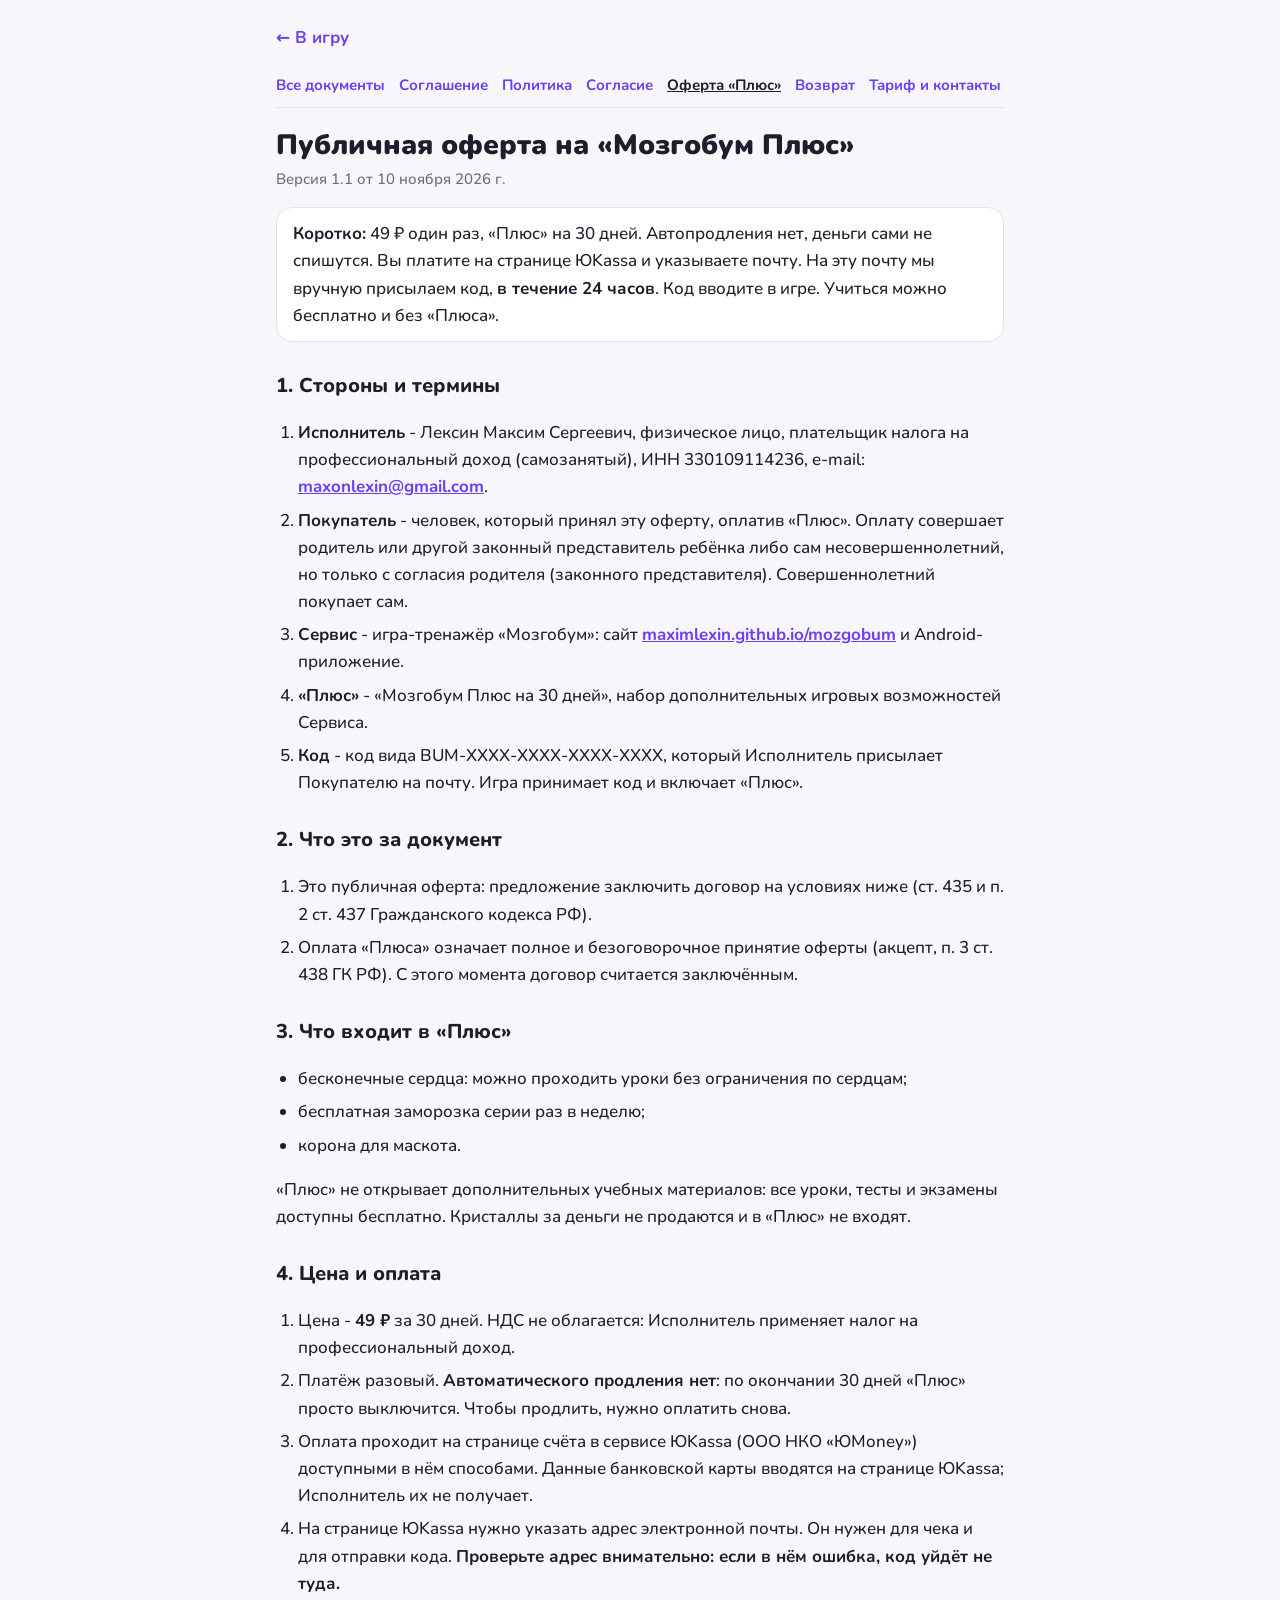
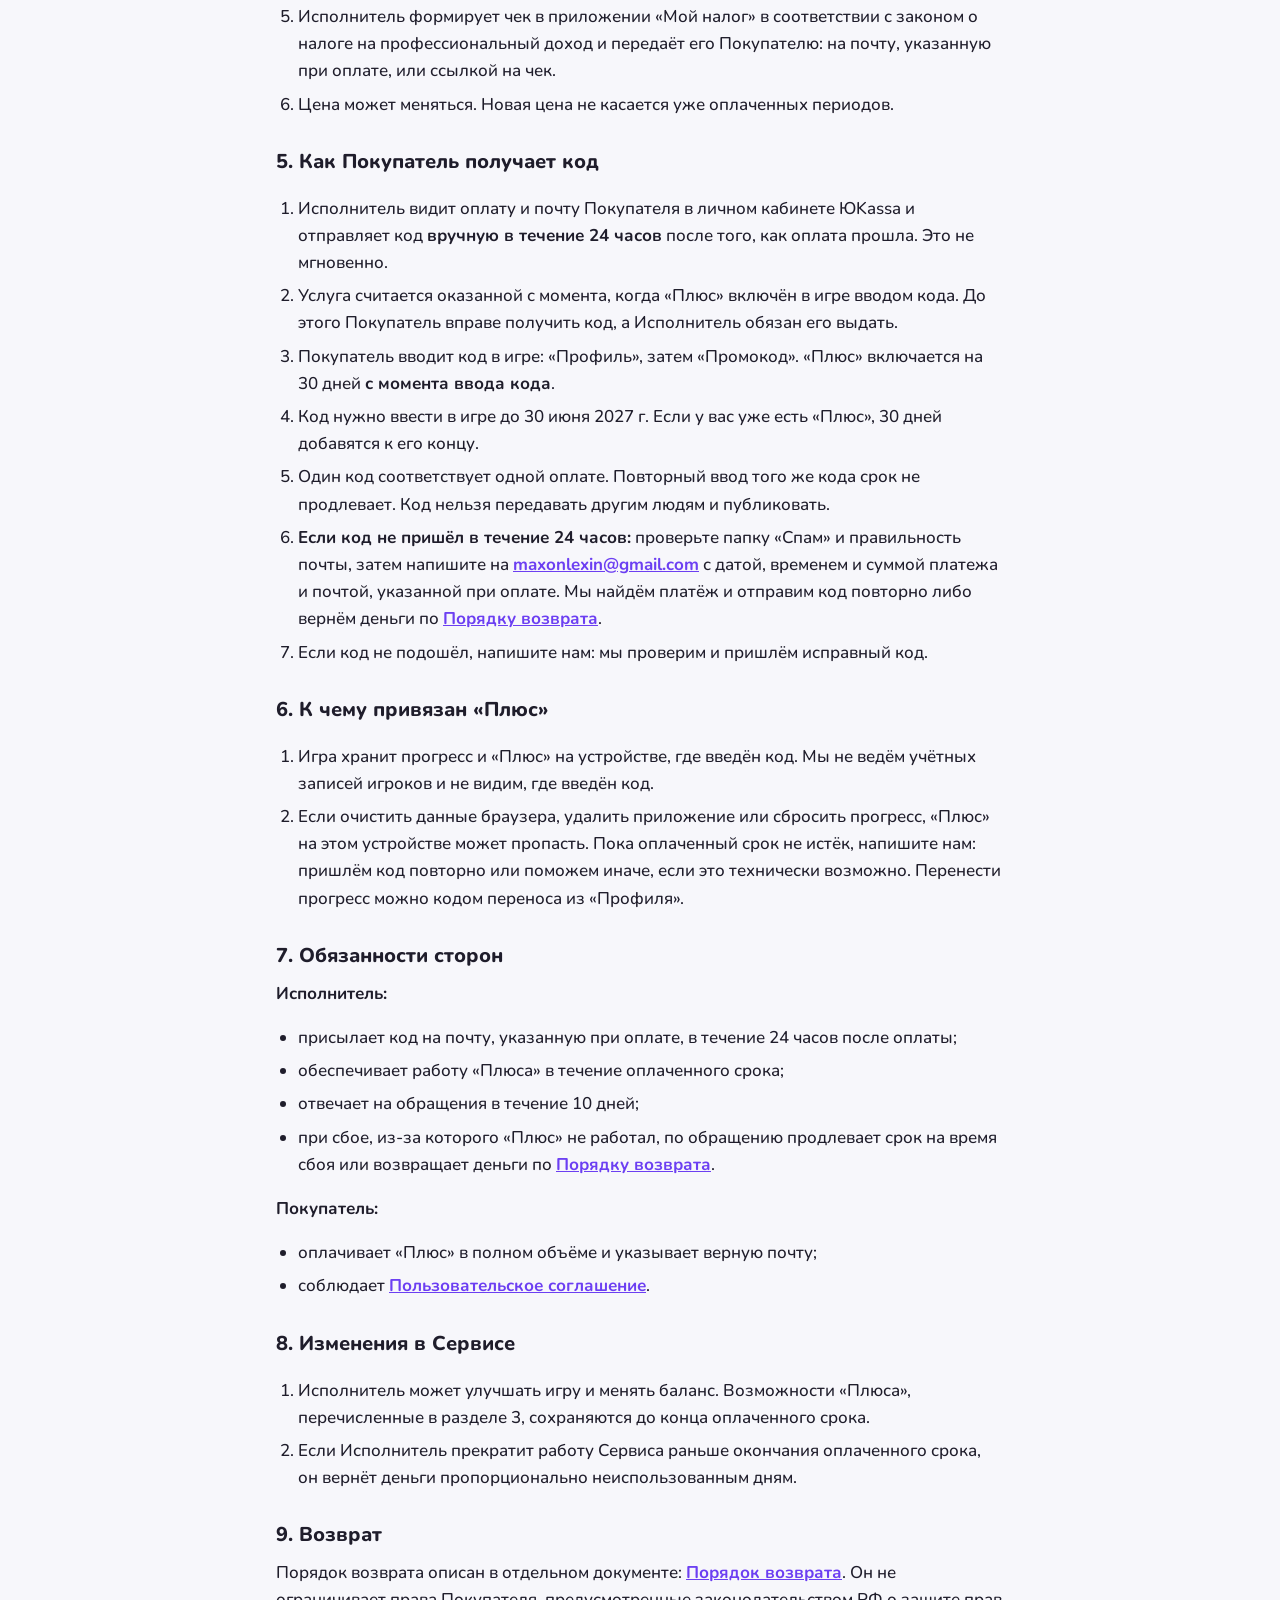
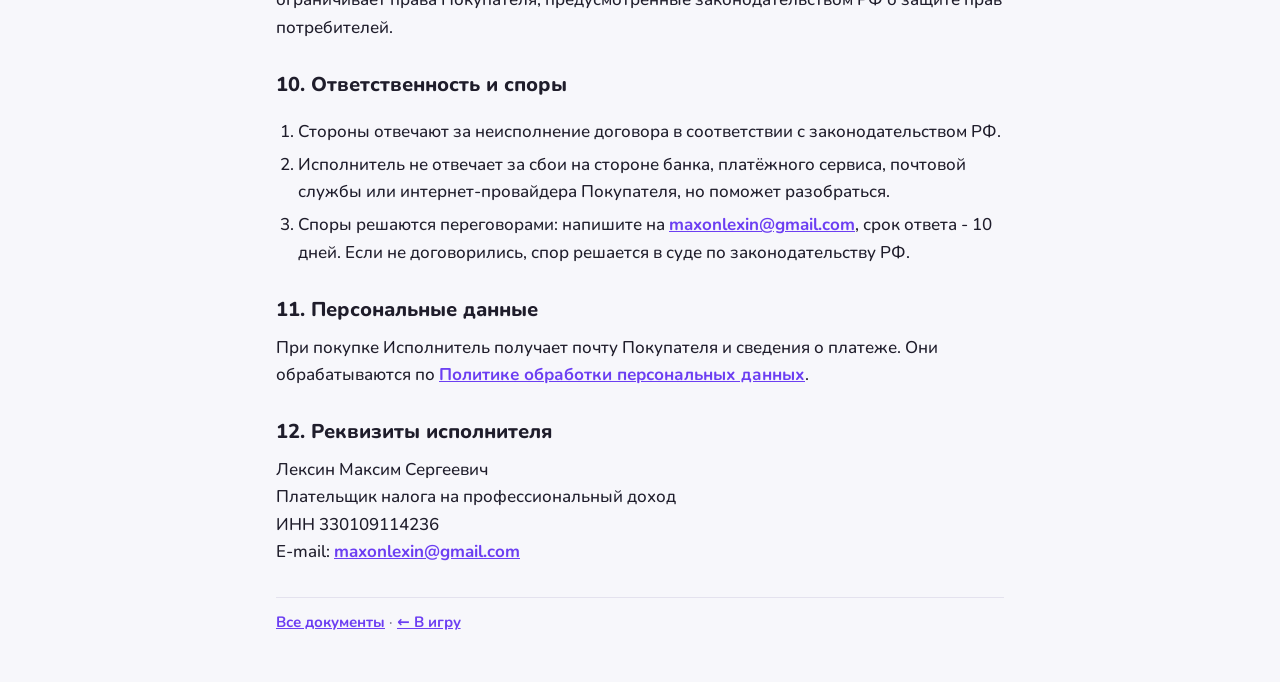
<file: docs/offer.html>
<!doctype html>
<html lang="ru">
<head>
<meta charset="utf-8">
<meta name="viewport" content="width=device-width, initial-scale=1">
<title>Публичная оферта «Плюс» | Мозгобум</title>
<link rel="stylesheet" href="../fonts/nunito.css">
<style>
:root{--bg:#f7f7fb;--card:#fff;--text:#1f1d2b;--muted:#6b6880;--accent:#6c3ff2;--line:#e4e2ee;--mark:#fff0a3;--mark-text:#1f1d2b}
@media (prefers-color-scheme:dark){:root{--bg:#14121f;--card:#1e1b2e;--text:#f2f0ff;--muted:#aaa5c6;--accent:#b49bff;--line:#2f2a47;--mark:#5c4b00;--mark-text:#fff6c7}}
*{box-sizing:border-box}
body{margin:0;background:var(--bg);color:var(--text);font:500 17px/1.6 Nunito,system-ui,-apple-system,"Segoe UI",Roboto,sans-serif}
main{max-width:760px;margin:0 auto;padding:24px 16px 48px}
a{color:var(--accent);font-weight:700}
.back{display:inline-block;margin-bottom:12px;text-decoration:none}
nav.docs{display:flex;flex-wrap:wrap;gap:6px 14px;font-size:15px;padding:10px 0;border-bottom:1px solid var(--line);margin-bottom:20px}
nav.docs a{text-decoration:none}
nav.docs a[aria-current]{color:var(--text);text-decoration:underline}
h1{font-weight:900;font-size:28px;line-height:1.25;margin:8px 0 4px}
h2{font-weight:800;font-size:20px;margin:28px 0 8px}
.ver{color:var(--muted);font-size:15px;margin:0 0 16px}
.note{background:var(--card);border:1px solid var(--line);border-radius:16px;padding:12px 16px;margin:12px 0}
p,li{margin:6px 0}
ol,ul{padding-left:22px}
mark{background:var(--mark);color:var(--mark-text);border-radius:4px;padding:0 3px}
footer{margin-top:32px;padding-top:12px;border-top:1px solid var(--line);color:var(--muted);font-size:15px}
</style>
</head>
<body>
<main>
<a class="back" href="../">← В игру</a>
<nav class="docs"><a href="index.html">Все документы</a><a href="terms.html">Соглашение</a><a href="privacy.html">Политика</a><a href="consent.html">Согласие</a><a href="offer.html" aria-current="page">Оферта «Плюс»</a><a href="refund.html">Возврат</a><a href="contacts.html">Тариф и контакты</a></nav>

<h1>Публичная оферта на «Мозгобум Плюс»</h1>
<p class="ver">Версия 1.1 от 10 ноября 2026 г.</p>

<div class="note"><b>Коротко:</b> 49 ₽ один раз, «Плюс» на 30 дней. Автопродления нет, деньги сами не спишутся. Вы платите на странице ЮKassa и указываете почту. На эту почту мы вручную присылаем код, <b>в течение 24 часов</b>. Код вводите в игре. Учиться можно бесплатно и без «Плюса».</div>

<h2>1. Стороны и термины</h2>
<ol>
<li><b>Исполнитель</b> - Лексин Максим Сергеевич, физическое лицо, плательщик налога на профессиональный доход (самозанятый), ИНН 330109114236, e-mail: <a href="mailto:maxonlexin@gmail.com">maxonlexin@gmail.com</a>.</li>
<li><b>Покупатель</b> - человек, который принял эту оферту, оплатив «Плюс». Оплату совершает родитель или другой законный представитель ребёнка либо сам несовершеннолетний, но только с согласия родителя (законного представителя). Совершеннолетний покупает сам.</li>
<li><b>Сервис</b> - игра-тренажёр «Мозгобум»: сайт <a href="https://maximlexin.github.io/mozgobum/">maximlexin.github.io/mozgobum</a> и Android-приложение.</li>
<li><b>«Плюс»</b> - «Мозгобум Плюс на 30 дней», набор дополнительных игровых возможностей Сервиса.</li>
<li><b>Код</b> - код вида BUM-XXXX-XXXX-XXXX-XXXX, который Исполнитель присылает Покупателю на почту. Игра принимает код и включает «Плюс».</li>
</ol>

<h2>2. Что это за документ</h2>
<ol>
<li>Это публичная оферта: предложение заключить договор на условиях ниже (ст. 435 и п. 2 ст. 437 Гражданского кодекса РФ).</li>
<li>Оплата «Плюса» означает полное и безоговорочное принятие оферты (акцепт, п. 3 ст. 438 ГК РФ). С этого момента договор считается заключённым.</li>
</ol>

<h2>3. Что входит в «Плюс»</h2>
<ul>
<li>бесконечные сердца: можно проходить уроки без ограничения по сердцам;</li>
<li>бесплатная заморозка серии раз в неделю;</li>
<li>корона для маскота.</li>
</ul>
<p>«Плюс» не открывает дополнительных учебных материалов: все уроки, тесты и экзамены доступны бесплатно. Кристаллы за деньги не продаются и в «Плюс» не входят.</p>

<h2>4. Цена и оплата</h2>
<ol>
<li>Цена - <b>49 ₽</b> за 30 дней. НДС не облагается: Исполнитель применяет налог на профессиональный доход.</li>
<li>Платёж разовый. <b>Автоматического продления нет</b>: по окончании 30 дней «Плюс» просто выключится. Чтобы продлить, нужно оплатить снова.</li>
<li>Оплата проходит на странице счёта в сервисе ЮKassa (ООО НКО «ЮMoney») доступными в нём способами. Данные банковской карты вводятся на странице ЮKassa; Исполнитель их не получает.</li>
<li>На странице ЮKassa нужно указать адрес электронной почты. Он нужен для чека и для отправки кода. <b>Проверьте адрес внимательно: если в нём ошибка, код уйдёт не туда.</b></li>
<li>Исполнитель формирует чек в приложении «Мой налог» в соответствии с законом о налоге на профессиональный доход и передаёт его Покупателю: на почту, указанную при оплате, или ссылкой на чек.</li>
<li>Цена может меняться. Новая цена не касается уже оплаченных периодов.</li>
</ol>

<h2>5. Как Покупатель получает код</h2>
<ol>
<li>Исполнитель видит оплату и почту Покупателя в личном кабинете ЮKassa и отправляет код <b>вручную в течение 24 часов</b> после того, как оплата прошла. Это не мгновенно.</li>
<li>Услуга считается оказанной с момента, когда «Плюс» включён в игре вводом кода. До этого Покупатель вправе получить код, а Исполнитель обязан его выдать.</li>
<li>Покупатель вводит код в игре: «Профиль», затем «Промокод». «Плюс» включается на 30 дней <b>с момента ввода кода</b>.</li>
<li>Код нужно ввести в игре до 30 июня 2027 г. Если у вас уже есть «Плюс», 30 дней добавятся к его концу.</li>
<li>Один код соответствует одной оплате. Повторный ввод того же кода срок не продлевает. Код нельзя передавать другим людям и публиковать.</li>
<li><b>Если код не пришёл в течение 24 часов:</b> проверьте папку «Спам» и правильность почты, затем напишите на <a href="mailto:maxonlexin@gmail.com">maxonlexin@gmail.com</a> с датой, временем и суммой платежа и почтой, указанной при оплате. Мы найдём платёж и отправим код повторно либо вернём деньги по <a href="refund.html">Порядку возврата</a>.</li>
<li>Если код не подошёл, напишите нам: мы проверим и пришлём исправный код.</li>
</ol>

<h2>6. К чему привязан «Плюс»</h2>
<ol>
<li>Игра хранит прогресс и «Плюс» на устройстве, где введён код. Мы не ведём учётных записей игроков и не видим, где введён код.</li>
<li>Если очистить данные браузера, удалить приложение или сбросить прогресс, «Плюс» на этом устройстве может пропасть. Пока оплаченный срок не истёк, напишите нам: пришлём код повторно или поможем иначе, если это технически возможно. Перенести прогресс можно кодом переноса из «Профиля».</li>
</ol>

<h2>7. Обязанности сторон</h2>
<p><b>Исполнитель:</b></p>
<ul>
<li>присылает код на почту, указанную при оплате, в течение 24 часов после оплаты;</li>
<li>обеспечивает работу «Плюса» в течение оплаченного срока;</li>
<li>отвечает на обращения в течение 10 дней;</li>
<li>при сбое, из-за которого «Плюс» не работал, по обращению продлевает срок на время сбоя или возвращает деньги по <a href="refund.html">Порядку возврата</a>.</li>
</ul>
<p><b>Покупатель:</b></p>
<ul>
<li>оплачивает «Плюс» в полном объёме и указывает верную почту;</li>
<li>соблюдает <a href="terms.html">Пользовательское соглашение</a>.</li>
</ul>

<h2>8. Изменения в Сервисе</h2>
<ol>
<li>Исполнитель может улучшать игру и менять баланс. Возможности «Плюса», перечисленные в разделе 3, сохраняются до конца оплаченного срока.</li>
<li>Если Исполнитель прекратит работу Сервиса раньше окончания оплаченного срока, он вернёт деньги пропорционально неиспользованным дням.</li>
</ol>

<h2>9. Возврат</h2>
<p>Порядок возврата описан в отдельном документе: <a href="refund.html">Порядок возврата</a>. Он не ограничивает права Покупателя, предусмотренные законодательством РФ о защите прав потребителей.</p>

<h2>10. Ответственность и споры</h2>
<ol>
<li>Стороны отвечают за неисполнение договора в соответствии с законодательством РФ.</li>
<li>Исполнитель не отвечает за сбои на стороне банка, платёжного сервиса, почтовой службы или интернет-провайдера Покупателя, но поможет разобраться.</li>
<li>Споры решаются переговорами: напишите на <a href="mailto:maxonlexin@gmail.com">maxonlexin@gmail.com</a>, срок ответа - 10 дней. Если не договорились, спор решается в суде по законодательству РФ.</li>
</ol>

<h2>11. Персональные данные</h2>
<p>При покупке Исполнитель получает почту Покупателя и сведения о платеже. Они обрабатываются по <a href="privacy.html">Политике обработки персональных данных</a>.</p>

<h2>12. Реквизиты исполнителя</h2>
<p>Лексин Максим Сергеевич<br>
Плательщик налога на профессиональный доход<br>
ИНН 330109114236<br>
E-mail: <a href="mailto:maxonlexin@gmail.com">maxonlexin@gmail.com</a></p>

<footer><a href="index.html">Все документы</a> · <a href="../">← В игру</a></footer>
</main>
</body>
</html>
</file>
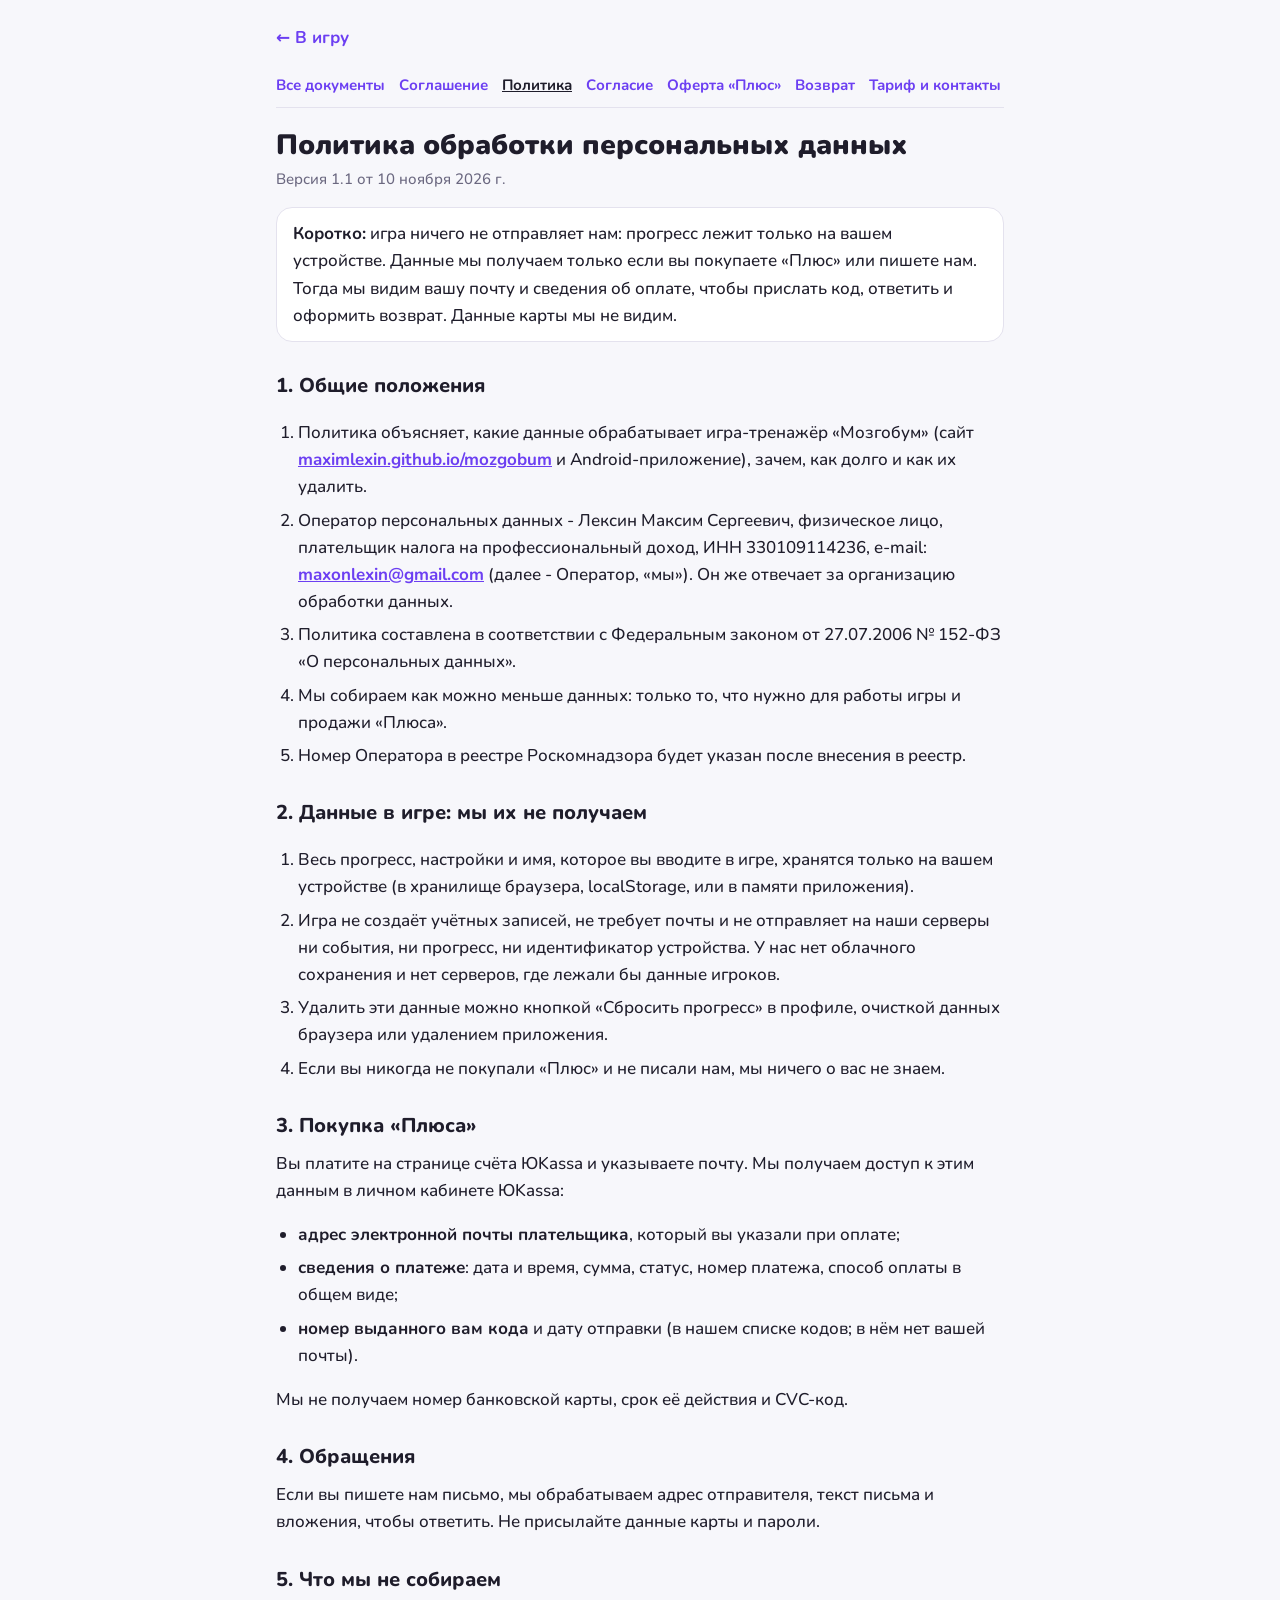
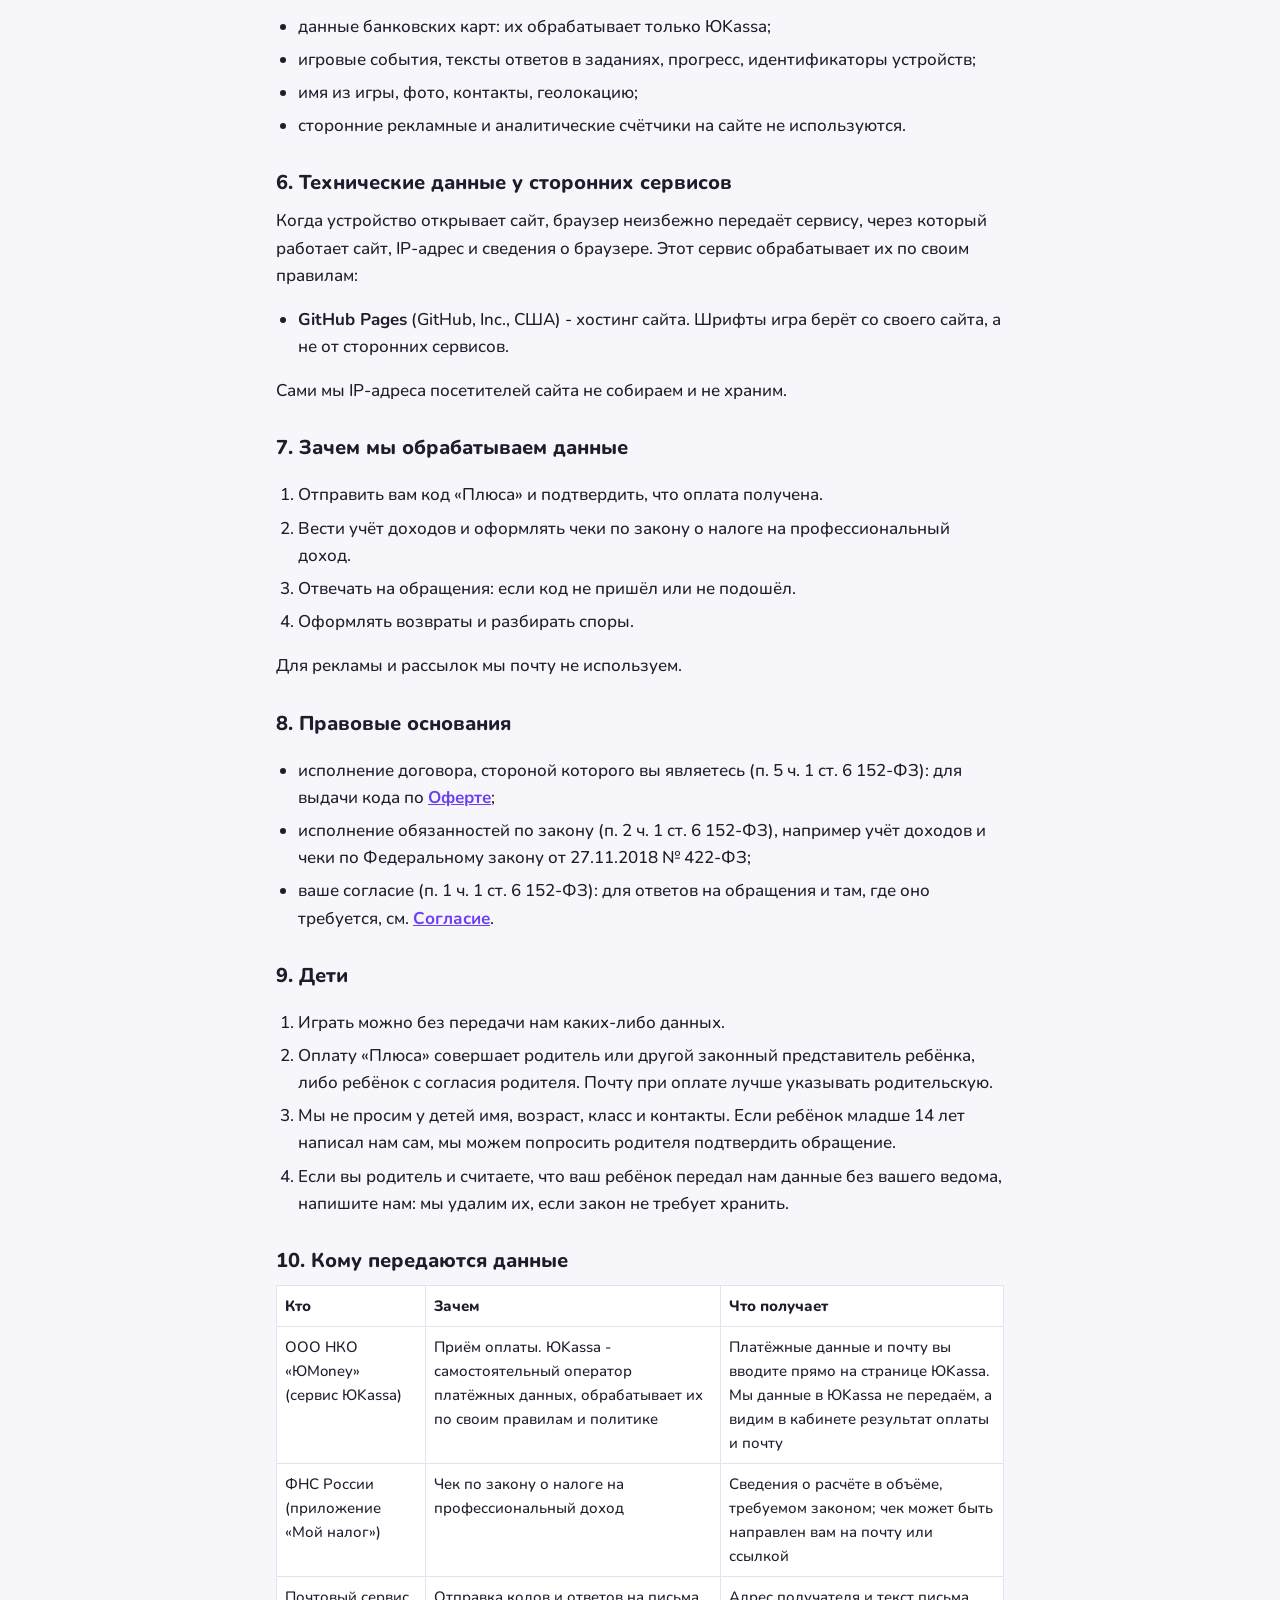
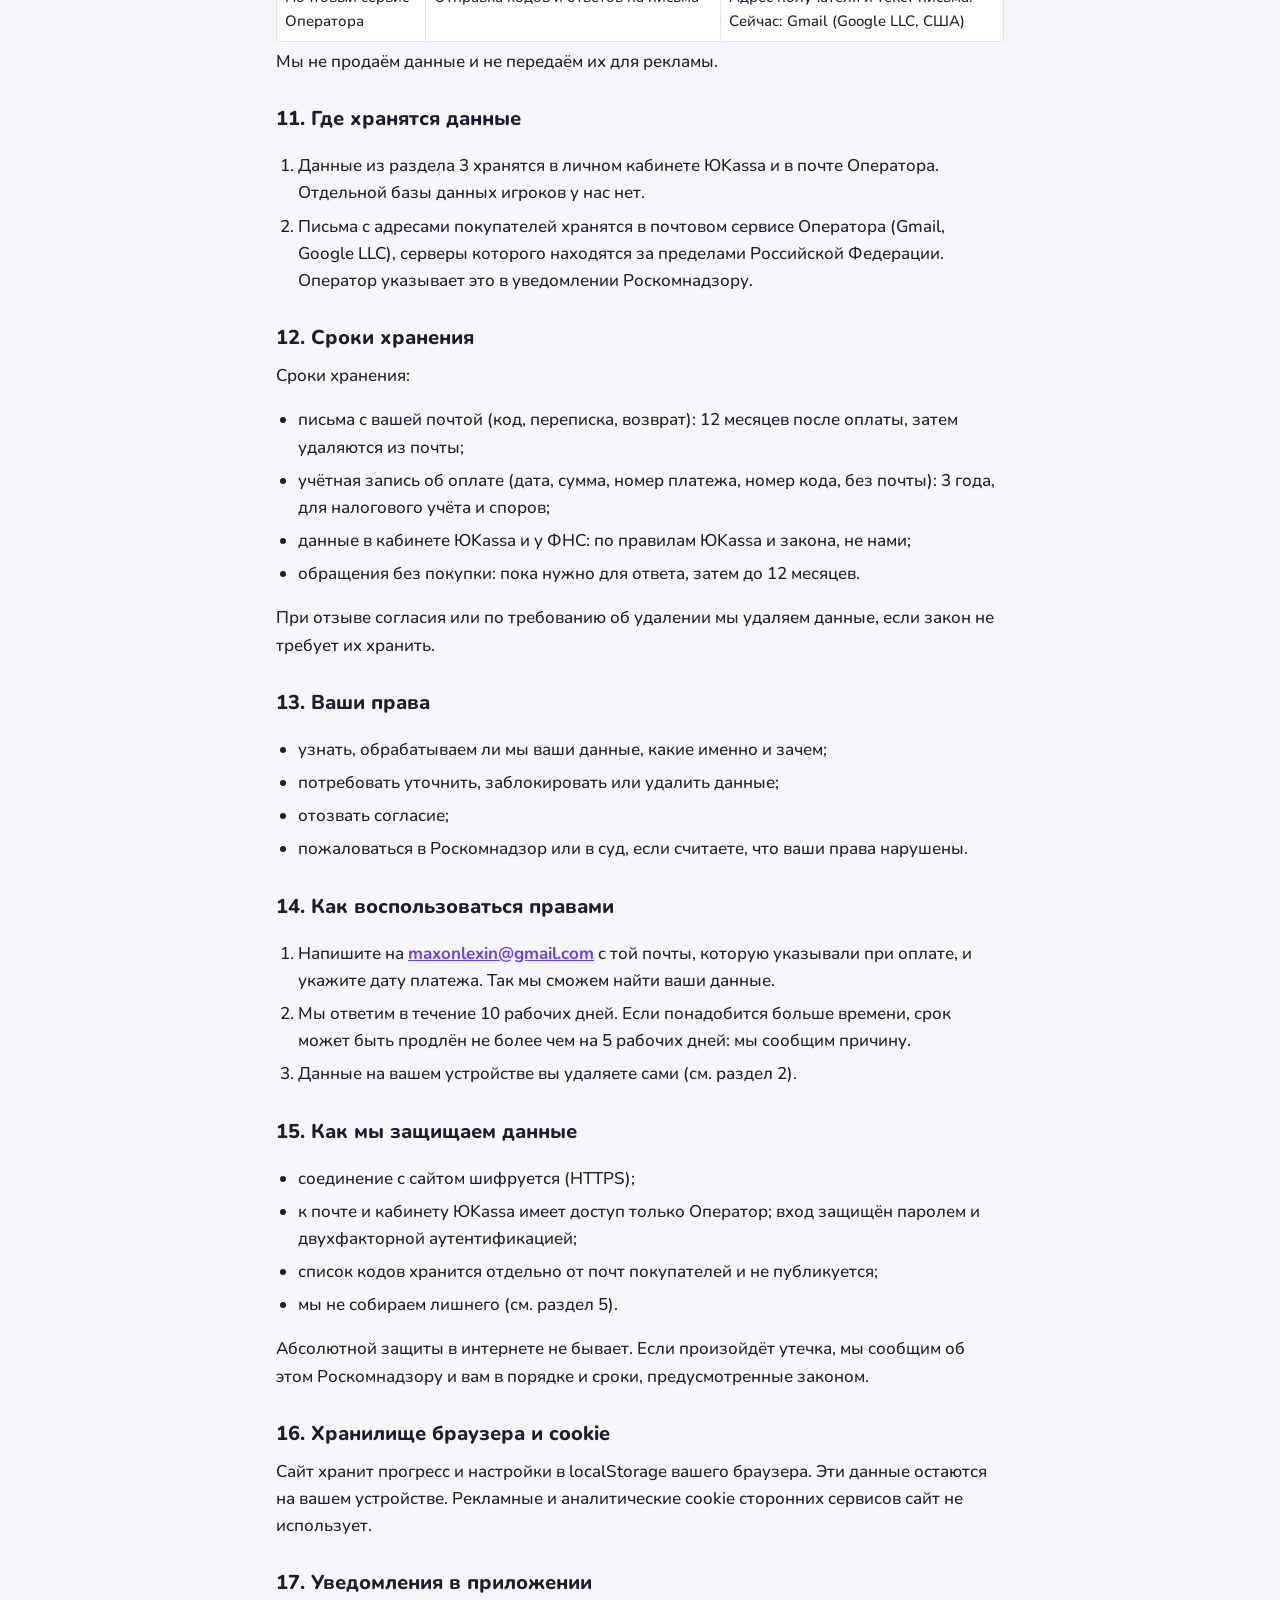
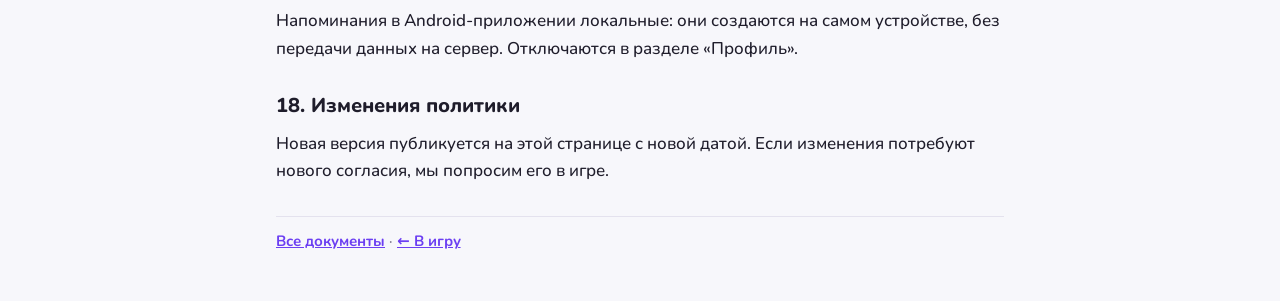
<file: docs/privacy.html>
<!doctype html>
<html lang="ru">
<head>
<meta charset="utf-8">
<meta name="viewport" content="width=device-width, initial-scale=1">
<title>Политика обработки персональных данных | Мозгобум</title>
<link rel="stylesheet" href="../fonts/nunito.css">
<style>
:root{--bg:#f7f7fb;--card:#fff;--text:#1f1d2b;--muted:#6b6880;--accent:#6c3ff2;--line:#e4e2ee;--mark:#fff0a3;--mark-text:#1f1d2b}
@media (prefers-color-scheme:dark){:root{--bg:#14121f;--card:#1e1b2e;--text:#f2f0ff;--muted:#aaa5c6;--accent:#b49bff;--line:#2f2a47;--mark:#5c4b00;--mark-text:#fff6c7}}
*{box-sizing:border-box}
body{margin:0;background:var(--bg);color:var(--text);font:500 17px/1.6 Nunito,system-ui,-apple-system,"Segoe UI",Roboto,sans-serif}
main{max-width:760px;margin:0 auto;padding:24px 16px 48px}
a{color:var(--accent);font-weight:700}
.back{display:inline-block;margin-bottom:12px;text-decoration:none}
nav.docs{display:flex;flex-wrap:wrap;gap:6px 14px;font-size:15px;padding:10px 0;border-bottom:1px solid var(--line);margin-bottom:20px}
nav.docs a{text-decoration:none}
nav.docs a[aria-current]{color:var(--text);text-decoration:underline}
h1{font-weight:900;font-size:28px;line-height:1.25;margin:8px 0 4px}
h2{font-weight:800;font-size:20px;margin:28px 0 8px}
.ver{color:var(--muted);font-size:15px;margin:0 0 16px}
.note{background:var(--card);border:1px solid var(--line);border-radius:16px;padding:12px 16px;margin:12px 0}
p,li{margin:6px 0}
ol,ul{padding-left:22px}
.wrap{overflow-x:auto}
table{border-collapse:collapse;width:100%;font-size:15px;background:var(--card)}
th,td{border:1px solid var(--line);padding:8px;text-align:left;vertical-align:top}
th{font-weight:800}
mark{background:var(--mark);color:var(--mark-text);border-radius:4px;padding:0 3px}
footer{margin-top:32px;padding-top:12px;border-top:1px solid var(--line);color:var(--muted);font-size:15px}
</style>
</head>
<body>
<main>
<a class="back" href="../">← В игру</a>
<nav class="docs"><a href="index.html">Все документы</a><a href="terms.html">Соглашение</a><a href="privacy.html" aria-current="page">Политика</a><a href="consent.html">Согласие</a><a href="offer.html">Оферта «Плюс»</a><a href="refund.html">Возврат</a><a href="contacts.html">Тариф и контакты</a></nav>

<h1>Политика обработки персональных данных</h1>
<p class="ver">Версия 1.1 от 10 ноября 2026 г.</p>

<div class="note"><b>Коротко:</b> игра ничего не отправляет нам: прогресс лежит только на вашем устройстве. Данные мы получаем только если вы покупаете «Плюс» или пишете нам. Тогда мы видим вашу почту и сведения об оплате, чтобы прислать код, ответить и оформить возврат. Данные карты мы не видим.</div>

<h2>1. Общие положения</h2>
<ol>
<li>Политика объясняет, какие данные обрабатывает игра-тренажёр «Мозгобум» (сайт <a href="https://maximlexin.github.io/mozgobum/">maximlexin.github.io/mozgobum</a> и Android-приложение), зачем, как долго и как их удалить.</li>
<li>Оператор персональных данных - Лексин Максим Сергеевич, физическое лицо, плательщик налога на профессиональный доход, ИНН 330109114236, e-mail: <a href="mailto:maxonlexin@gmail.com">maxonlexin@gmail.com</a> (далее - Оператор, «мы»). Он же отвечает за организацию обработки данных.</li>
<li>Политика составлена в соответствии с Федеральным законом от 27.07.2006 № 152-ФЗ «О персональных данных».</li>
<li>Мы собираем как можно меньше данных: только то, что нужно для работы игры и продажи «Плюса».</li>
<li>Номер Оператора в реестре Роскомнадзора будет указан после внесения в реестр.</li>
</ol>

<h2>2. Данные в игре: мы их не получаем</h2>
<ol>
<li>Весь прогресс, настройки и имя, которое вы вводите в игре, хранятся только на вашем устройстве (в хранилище браузера, localStorage, или в памяти приложения).</li>
<li>Игра не создаёт учётных записей, не требует почты и не отправляет на наши серверы ни события, ни прогресс, ни идентификатор устройства. У нас нет облачного сохранения и нет серверов, где лежали бы данные игроков.</li>
<li>Удалить эти данные можно кнопкой «Сбросить прогресс» в профиле, очисткой данных браузера или удалением приложения.</li>
<li>Если вы никогда не покупали «Плюс» и не писали нам, мы ничего о вас не знаем.</li>
</ol>

<h2>3. Покупка «Плюса»</h2>
<p>Вы платите на странице счёта ЮKassa и указываете почту. Мы получаем доступ к этим данным в личном кабинете ЮKassa:</p>
<ul>
<li><b>адрес электронной почты плательщика</b>, который вы указали при оплате;</li>
<li><b>сведения о платеже</b>: дата и время, сумма, статус, номер платежа, способ оплаты в общем виде;</li>
<li><b>номер выданного вам кода</b> и дату отправки (в нашем списке кодов; в нём нет вашей почты).</li>
</ul>
<p>Мы не получаем номер банковской карты, срок её действия и CVC-код.</p>

<h2>4. Обращения</h2>
<p>Если вы пишете нам письмо, мы обрабатываем адрес отправителя, текст письма и вложения, чтобы ответить. Не присылайте данные карты и пароли.</p>

<h2>5. Что мы не собираем</h2>
<ul>
<li>данные банковских карт: их обрабатывает только ЮKassa;</li>
<li>игровые события, тексты ответов в заданиях, прогресс, идентификаторы устройств;</li>
<li>имя из игры, фото, контакты, геолокацию;</li>
<li>сторонние рекламные и аналитические счётчики на сайте не используются.</li>
</ul>

<h2>6. Технические данные у сторонних сервисов</h2>
<p>Когда устройство открывает сайт, браузер неизбежно передаёт сервису, через который работает сайт, IP-адрес и сведения о браузере. Этот сервис обрабатывает их по своим правилам:</p>
<ul>
<li><b>GitHub Pages</b> (GitHub, Inc., США) - хостинг сайта. Шрифты игра берёт со своего сайта, а не от сторонних сервисов.</li>
</ul>
<p>Сами мы IP-адреса посетителей сайта не собираем и не храним.</p>

<h2>7. Зачем мы обрабатываем данные</h2>
<ol>
<li>Отправить вам код «Плюса» и подтвердить, что оплата получена.</li>
<li>Вести учёт доходов и оформлять чеки по закону о налоге на профессиональный доход.</li>
<li>Отвечать на обращения: если код не пришёл или не подошёл.</li>
<li>Оформлять возвраты и разбирать споры.</li>
</ol>
<p>Для рекламы и рассылок мы почту не используем.</p>

<h2>8. Правовые основания</h2>
<ul>
<li>исполнение договора, стороной которого вы являетесь (п. 5 ч. 1 ст. 6 152-ФЗ): для выдачи кода по <a href="offer.html">Оферте</a>;</li>
<li>исполнение обязанностей по закону (п. 2 ч. 1 ст. 6 152-ФЗ), например учёт доходов и чеки по Федеральному закону от 27.11.2018 № 422-ФЗ;</li>
<li>ваше согласие (п. 1 ч. 1 ст. 6 152-ФЗ): для ответов на обращения и там, где оно требуется, см. <a href="consent.html">Согласие</a>.</li>
</ul>

<h2>9. Дети</h2>
<ol>
<li>Играть можно без передачи нам каких-либо данных.</li>
<li>Оплату «Плюса» совершает родитель или другой законный представитель ребёнка, либо ребёнок с согласия родителя. Почту при оплате лучше указывать родительскую.</li>
<li>Мы не просим у детей имя, возраст, класс и контакты. Если ребёнок младше 14 лет написал нам сам, мы можем попросить родителя подтвердить обращение.</li>
<li>Если вы родитель и считаете, что ваш ребёнок передал нам данные без вашего ведома, напишите нам: мы удалим их, если закон не требует хранить.</li>
</ol>

<h2>10. Кому передаются данные</h2>
<div class="wrap"><table>
<tr><th>Кто</th><th>Зачем</th><th>Что получает</th></tr>
<tr><td>ООО НКО «ЮMoney» (сервис ЮKassa)</td><td>Приём оплаты. ЮKassa - самостоятельный оператор платёжных данных, обрабатывает их по своим правилам и политике</td><td>Платёжные данные и почту вы вводите прямо на странице ЮKassa. Мы данные в ЮKassa не передаём, а видим в кабинете результат оплаты и почту</td></tr>
<tr><td>ФНС России (приложение «Мой налог»)</td><td>Чек по закону о налоге на профессиональный доход</td><td>Сведения о расчёте в объёме, требуемом законом; чек может быть направлен вам на почту или ссылкой</td></tr>
<tr><td>Почтовый сервис Оператора</td><td>Отправка кодов и ответов на письма</td><td>Адрес получателя и текст письма. Сейчас: Gmail (Google LLC, США)</td></tr>
</table></div>
<p>Мы не продаём данные и не передаём их для рекламы.</p>

<h2>11. Где хранятся данные</h2>
<ol>
<li>Данные из раздела 3 хранятся в личном кабинете ЮKassa и в почте Оператора. Отдельной базы данных игроков у нас нет.</li>
<li>Письма с адресами покупателей хранятся в почтовом сервисе Оператора (Gmail, Google LLC), серверы которого находятся за пределами Российской Федерации. Оператор указывает это в уведомлении Роскомнадзору.</li>
</ol>

<h2>12. Сроки хранения</h2>
<p>Сроки хранения:</p>
<ul>
<li>письма с вашей почтой (код, переписка, возврат): 12 месяцев после оплаты, затем удаляются из почты;</li>
<li>учётная запись об оплате (дата, сумма, номер платежа, номер кода, без почты): 3 года, для налогового учёта и споров;</li>
<li>данные в кабинете ЮKassa и у ФНС: по правилам ЮKassa и закона, не нами;</li>
<li>обращения без покупки: пока нужно для ответа, затем до 12 месяцев.</li>
</ul>
<p>При отзыве согласия или по требованию об удалении мы удаляем данные, если закон не требует их хранить.</p>

<h2>13. Ваши права</h2>
<ul>
<li>узнать, обрабатываем ли мы ваши данные, какие именно и зачем;</li>
<li>потребовать уточнить, заблокировать или удалить данные;</li>
<li>отозвать согласие;</li>
<li>пожаловаться в Роскомнадзор или в суд, если считаете, что ваши права нарушены.</li>
</ul>

<h2>14. Как воспользоваться правами</h2>
<ol>
<li>Напишите на <a href="mailto:maxonlexin@gmail.com">maxonlexin@gmail.com</a> с той почты, которую указывали при оплате, и укажите дату платежа. Так мы сможем найти ваши данные.</li>
<li>Мы ответим в течение 10 рабочих дней. Если понадобится больше времени, срок может быть продлён не более чем на 5 рабочих дней: мы сообщим причину.</li>
<li>Данные на вашем устройстве вы удаляете сами (см. раздел 2).</li>
</ol>

<h2>15. Как мы защищаем данные</h2>
<ul>
<li>соединение с сайтом шифруется (HTTPS);</li>
<li>к почте и кабинету ЮKassa имеет доступ только Оператор; вход защищён паролем и двухфакторной аутентификацией;</li>
<li>список кодов хранится отдельно от почт покупателей и не публикуется;</li>
<li>мы не собираем лишнего (см. раздел 5).</li>
</ul>
<p>Абсолютной защиты в интернете не бывает. Если произойдёт утечка, мы сообщим об этом Роскомнадзору и вам в порядке и сроки, предусмотренные законом.</p>

<h2>16. Хранилище браузера и cookie</h2>
<p>Сайт хранит прогресс и настройки в localStorage вашего браузера. Эти данные остаются на вашем устройстве. Рекламные и аналитические cookie сторонних сервисов сайт не использует.</p>

<h2>17. Уведомления в приложении</h2>
<p>Напоминания в Android-приложении локальные: они создаются на самом устройстве, без передачи данных на сервер. Отключаются в разделе «Профиль».</p>

<h2>18. Изменения политики</h2>
<p>Новая версия публикуется на этой странице с новой датой. Если изменения потребуют нового согласия, мы попросим его в игре.</p>

<footer><a href="index.html">Все документы</a> · <a href="../">← В игру</a></footer>
</main>
</body>
</html>
</file>
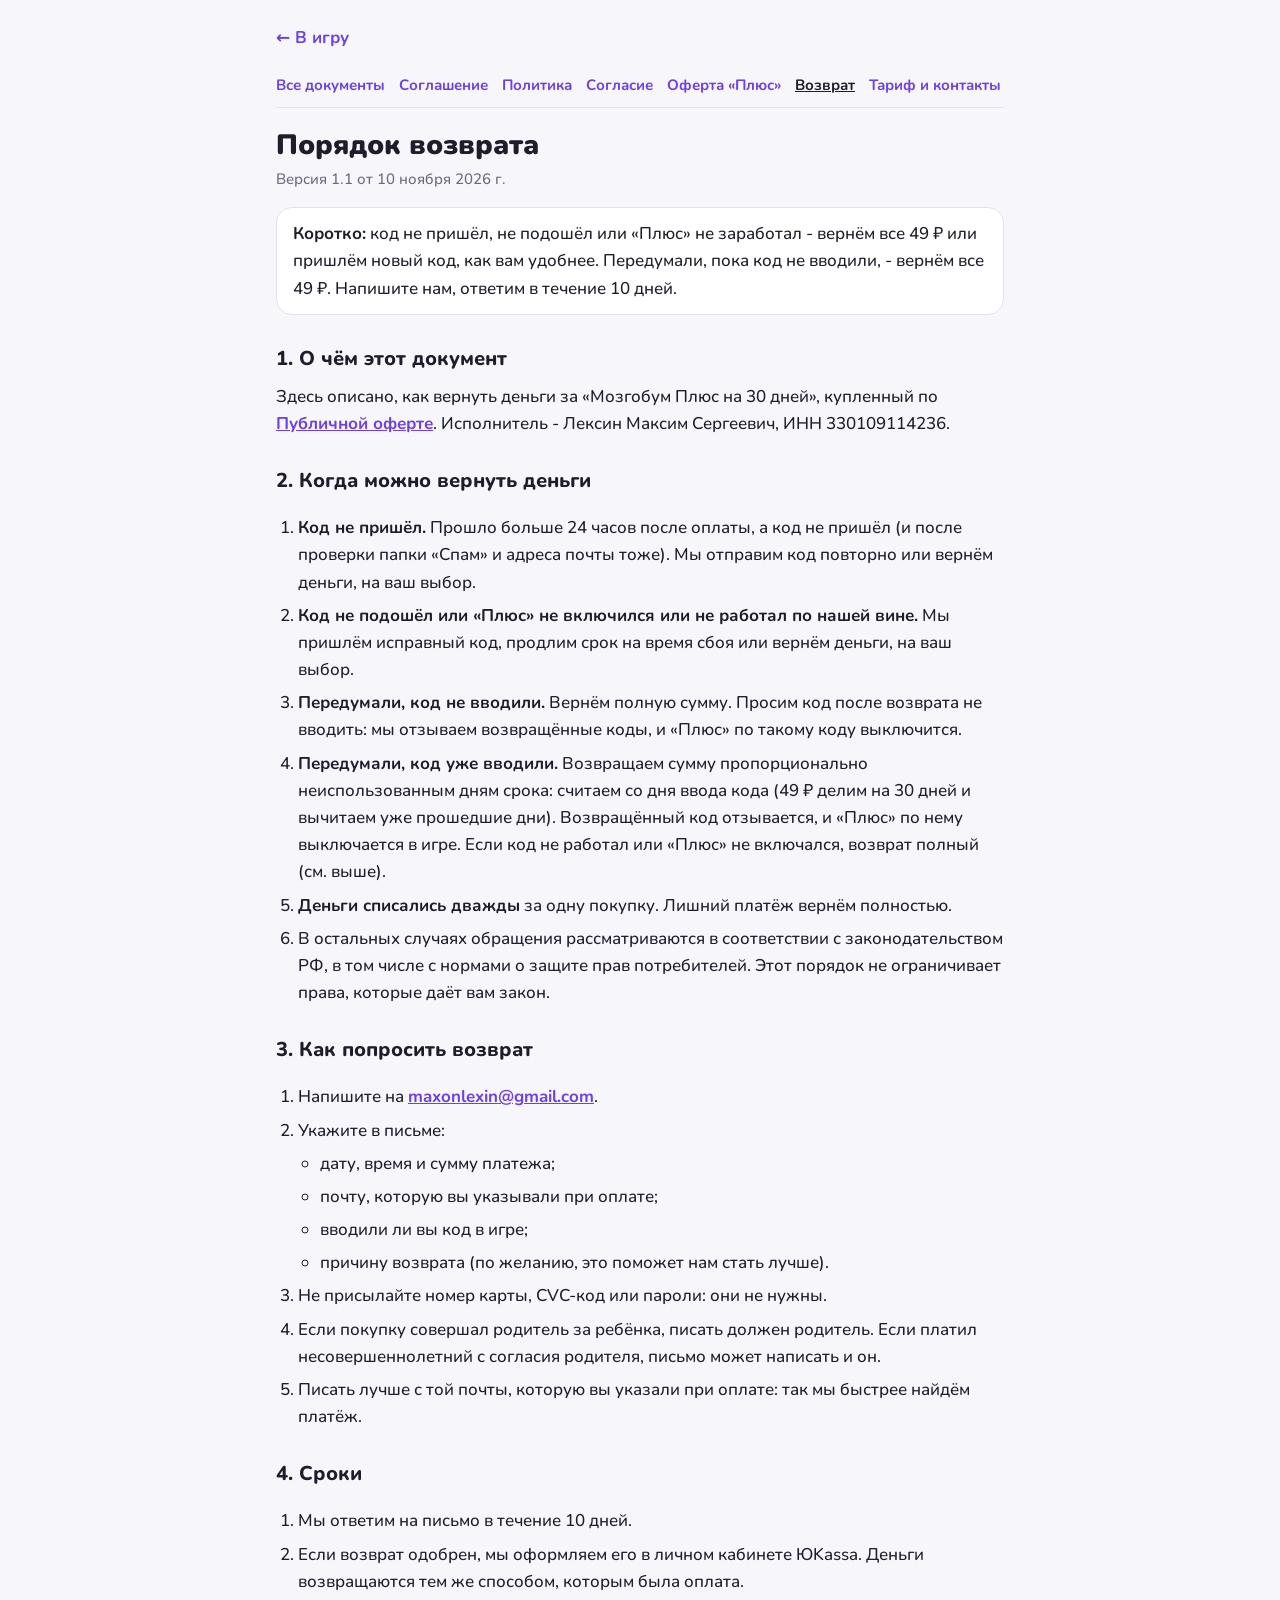
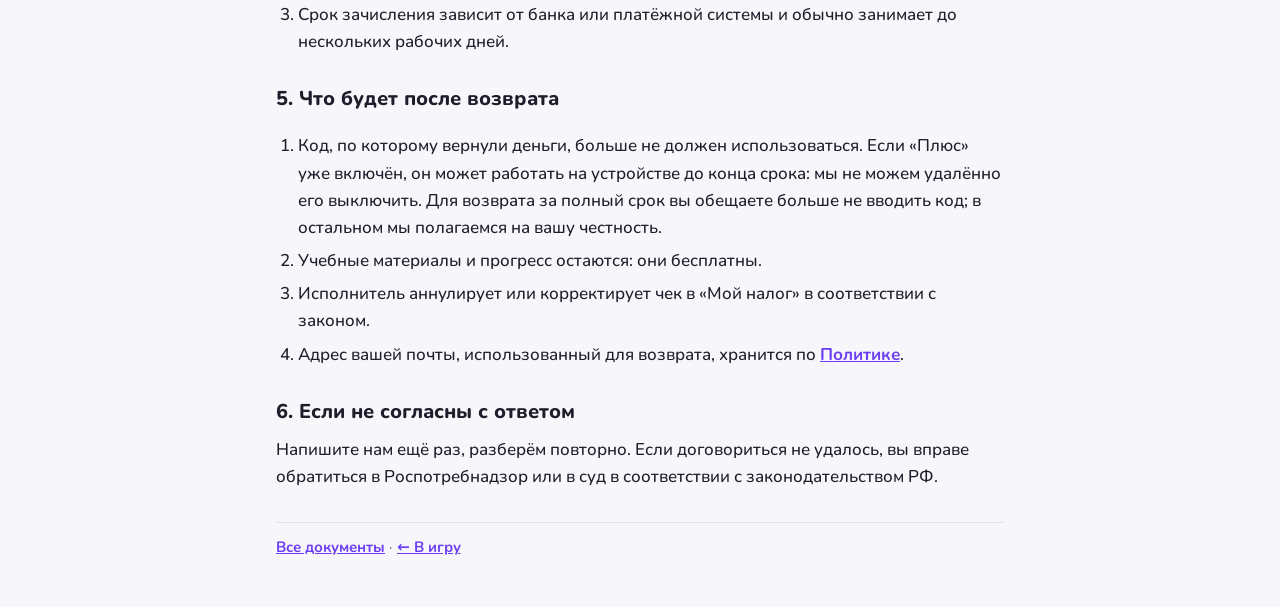
<file: docs/refund.html>
<!doctype html>
<html lang="ru">
<head>
<meta charset="utf-8">
<meta name="viewport" content="width=device-width, initial-scale=1">
<title>Порядок возврата | Мозгобум</title>
<link rel="stylesheet" href="../fonts/nunito.css">
<style>
:root{--bg:#f7f7fb;--card:#fff;--text:#1f1d2b;--muted:#6b6880;--accent:#6c3ff2;--line:#e4e2ee;--mark:#fff0a3;--mark-text:#1f1d2b}
@media (prefers-color-scheme:dark){:root{--bg:#14121f;--card:#1e1b2e;--text:#f2f0ff;--muted:#aaa5c6;--accent:#b49bff;--line:#2f2a47;--mark:#5c4b00;--mark-text:#fff6c7}}
*{box-sizing:border-box}
body{margin:0;background:var(--bg);color:var(--text);font:500 17px/1.6 Nunito,system-ui,-apple-system,"Segoe UI",Roboto,sans-serif}
main{max-width:760px;margin:0 auto;padding:24px 16px 48px}
a{color:var(--accent);font-weight:700}
.back{display:inline-block;margin-bottom:12px;text-decoration:none}
nav.docs{display:flex;flex-wrap:wrap;gap:6px 14px;font-size:15px;padding:10px 0;border-bottom:1px solid var(--line);margin-bottom:20px}
nav.docs a{text-decoration:none}
nav.docs a[aria-current]{color:var(--text);text-decoration:underline}
h1{font-weight:900;font-size:28px;line-height:1.25;margin:8px 0 4px}
h2{font-weight:800;font-size:20px;margin:28px 0 8px}
.ver{color:var(--muted);font-size:15px;margin:0 0 16px}
.note{background:var(--card);border:1px solid var(--line);border-radius:16px;padding:12px 16px;margin:12px 0}
p,li{margin:6px 0}
ol,ul{padding-left:22px}
mark{background:var(--mark);color:var(--mark-text);border-radius:4px;padding:0 3px}
footer{margin-top:32px;padding-top:12px;border-top:1px solid var(--line);color:var(--muted);font-size:15px}
</style>
</head>
<body>
<main>
<a class="back" href="../">← В игру</a>
<nav class="docs"><a href="index.html">Все документы</a><a href="terms.html">Соглашение</a><a href="privacy.html">Политика</a><a href="consent.html">Согласие</a><a href="offer.html">Оферта «Плюс»</a><a href="refund.html" aria-current="page">Возврат</a><a href="contacts.html">Тариф и контакты</a></nav>

<h1>Порядок возврата</h1>
<p class="ver">Версия 1.1 от 10 ноября 2026 г.</p>

<div class="note"><b>Коротко:</b> код не пришёл, не подошёл или «Плюс» не заработал - вернём все 49 ₽ или пришлём новый код, как вам удобнее. Передумали, пока код не вводили, - вернём все 49 ₽. Напишите нам, ответим в течение 10 дней.</div>

<h2>1. О чём этот документ</h2>
<p>Здесь описано, как вернуть деньги за «Мозгобум Плюс на 30 дней», купленный по <a href="offer.html">Публичной оферте</a>. Исполнитель - Лексин Максим Сергеевич, ИНН 330109114236.</p>

<h2>2. Когда можно вернуть деньги</h2>
<ol>
<li><b>Код не пришёл.</b> Прошло больше 24 часов после оплаты, а код не пришёл (и после проверки папки «Спам» и адреса почты тоже). Мы отправим код повторно или вернём деньги, на ваш выбор.</li>
<li><b>Код не подошёл или «Плюс» не включился или не работал по нашей вине.</b> Мы пришлём исправный код, продлим срок на время сбоя или вернём деньги, на ваш выбор.</li>
<li><b>Передумали, код не вводили.</b> Вернём полную сумму. Просим код после возврата не вводить: мы отзываем возвращённые коды, и «Плюс» по такому коду выключится.</li>
<li><b>Передумали, код уже вводили.</b> Возвращаем сумму пропорционально неиспользованным дням срока: считаем со дня ввода кода (49 ₽ делим на 30 дней и вычитаем уже прошедшие дни). Возвращённый код отзывается, и «Плюс» по нему выключается в игре. Если код не работал или «Плюс» не включался, возврат полный (см. выше).</li>
<li><b>Деньги списались дважды</b> за одну покупку. Лишний платёж вернём полностью.</li>
<li>В остальных случаях обращения рассматриваются в соответствии с законодательством РФ, в том числе с нормами о защите прав потребителей. Этот порядок не ограничивает права, которые даёт вам закон.</li>
</ol>

<h2>3. Как попросить возврат</h2>
<ol>
<li>Напишите на <a href="mailto:maxonlexin@gmail.com">maxonlexin@gmail.com</a>.</li>
<li>Укажите в письме:
<ul>
<li>дату, время и сумму платежа;</li>
<li>почту, которую вы указывали при оплате;</li>
<li>вводили ли вы код в игре;</li>
<li>причину возврата (по желанию, это поможет нам стать лучше).</li>
</ul></li>
<li>Не присылайте номер карты, CVC-код или пароли: они не нужны.</li>
<li>Если покупку совершал родитель за ребёнка, писать должен родитель. Если платил несовершеннолетний с согласия родителя, письмо может написать и он.</li>
<li>Писать лучше с той почты, которую вы указали при оплате: так мы быстрее найдём платёж.</li>
</ol>

<h2>4. Сроки</h2>
<ol>
<li>Мы ответим на письмо в течение 10 дней.</li>
<li>Если возврат одобрен, мы оформляем его в личном кабинете ЮKassa. Деньги возвращаются тем же способом, которым была оплата.</li>
<li>Срок зачисления зависит от банка или платёжной системы и обычно занимает до нескольких рабочих дней.</li>
</ol>

<h2>5. Что будет после возврата</h2>
<ol>
<li>Код, по которому вернули деньги, больше не должен использоваться. Если «Плюс» уже включён, он может работать на устройстве до конца срока: мы не можем удалённо его выключить. Для возврата за полный срок вы обещаете больше не вводить код; в остальном мы полагаемся на вашу честность.</li>
<li>Учебные материалы и прогресс остаются: они бесплатны.</li>
<li>Исполнитель аннулирует или корректирует чек в «Мой налог» в соответствии с законом.</li>
<li>Адрес вашей почты, использованный для возврата, хранится по <a href="privacy.html">Политике</a>.</li>
</ol>

<h2>6. Если не согласны с ответом</h2>
<p>Напишите нам ещё раз, разберём повторно. Если договориться не удалось, вы вправе обратиться в Роспотребнадзор или в суд в соответствии с законодательством РФ.</p>

<footer><a href="index.html">Все документы</a> · <a href="../">← В игру</a></footer>
</main>
</body>
</html>
</file>
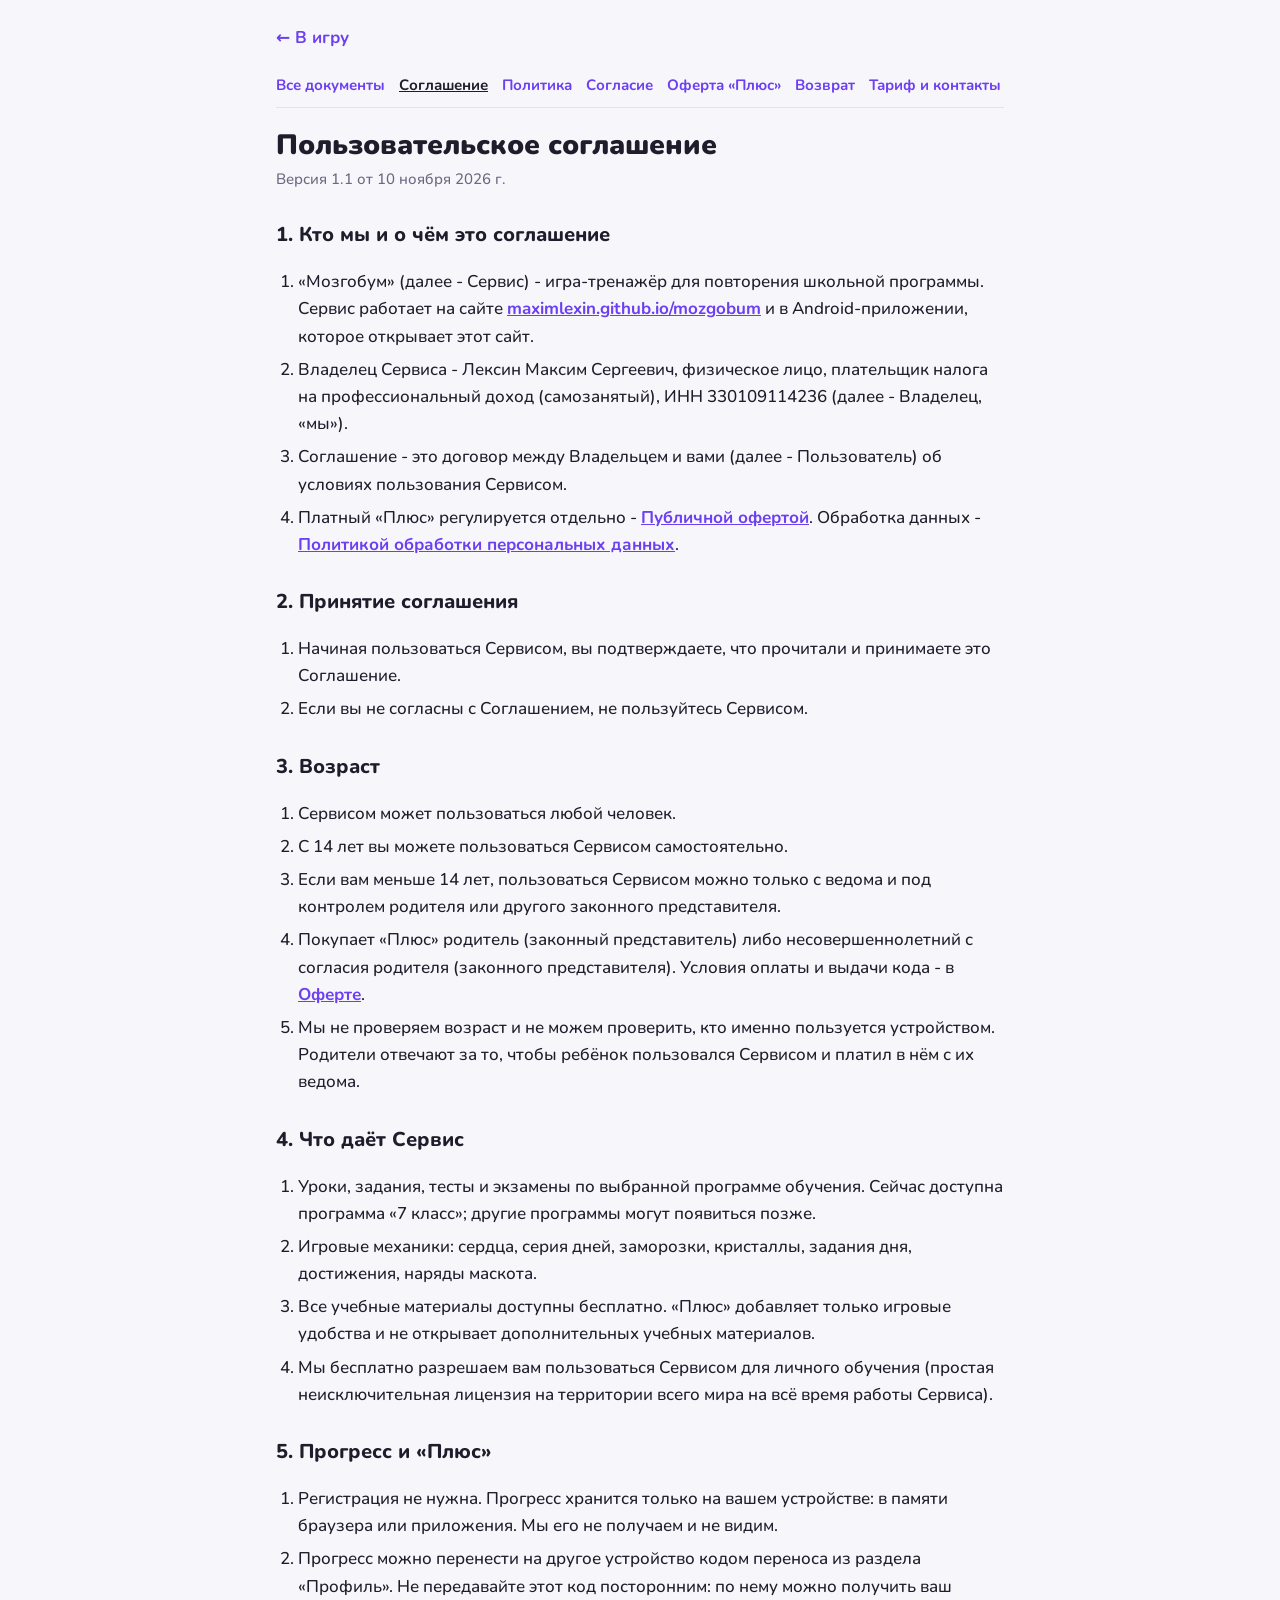
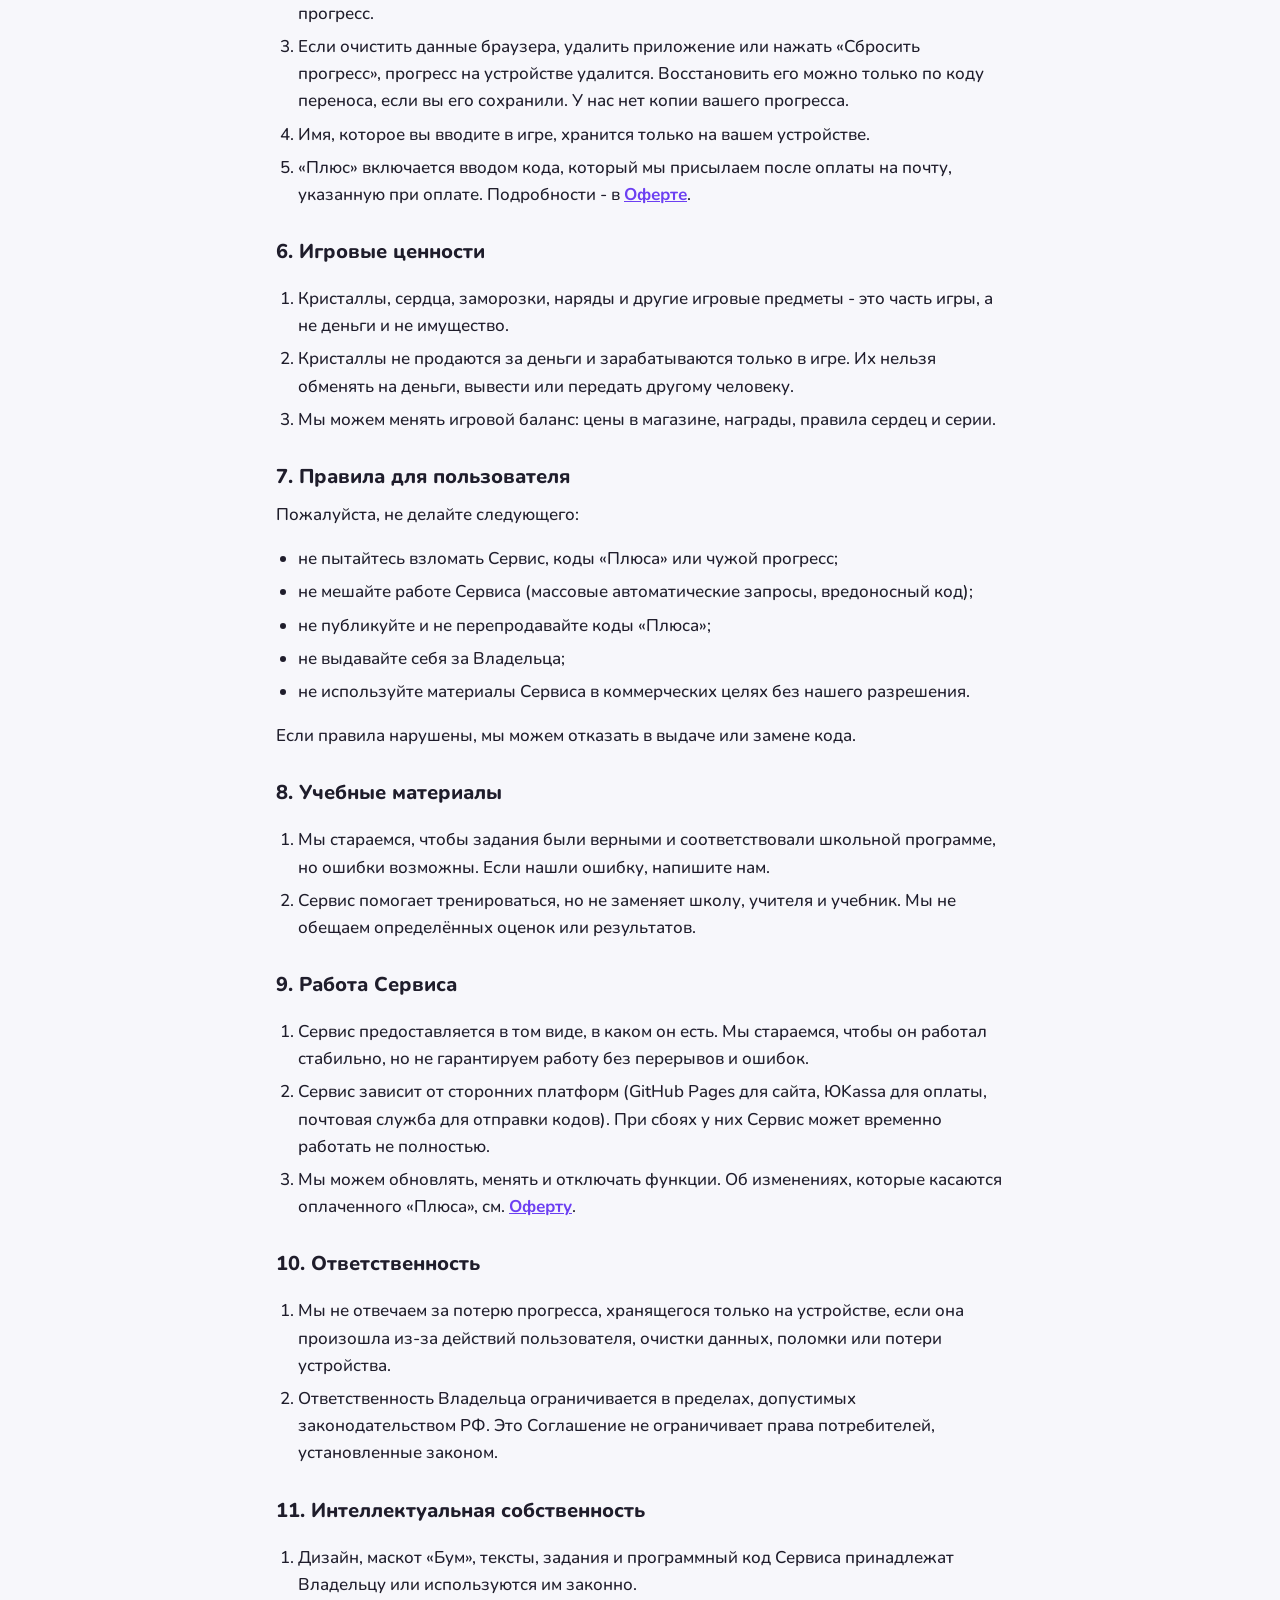
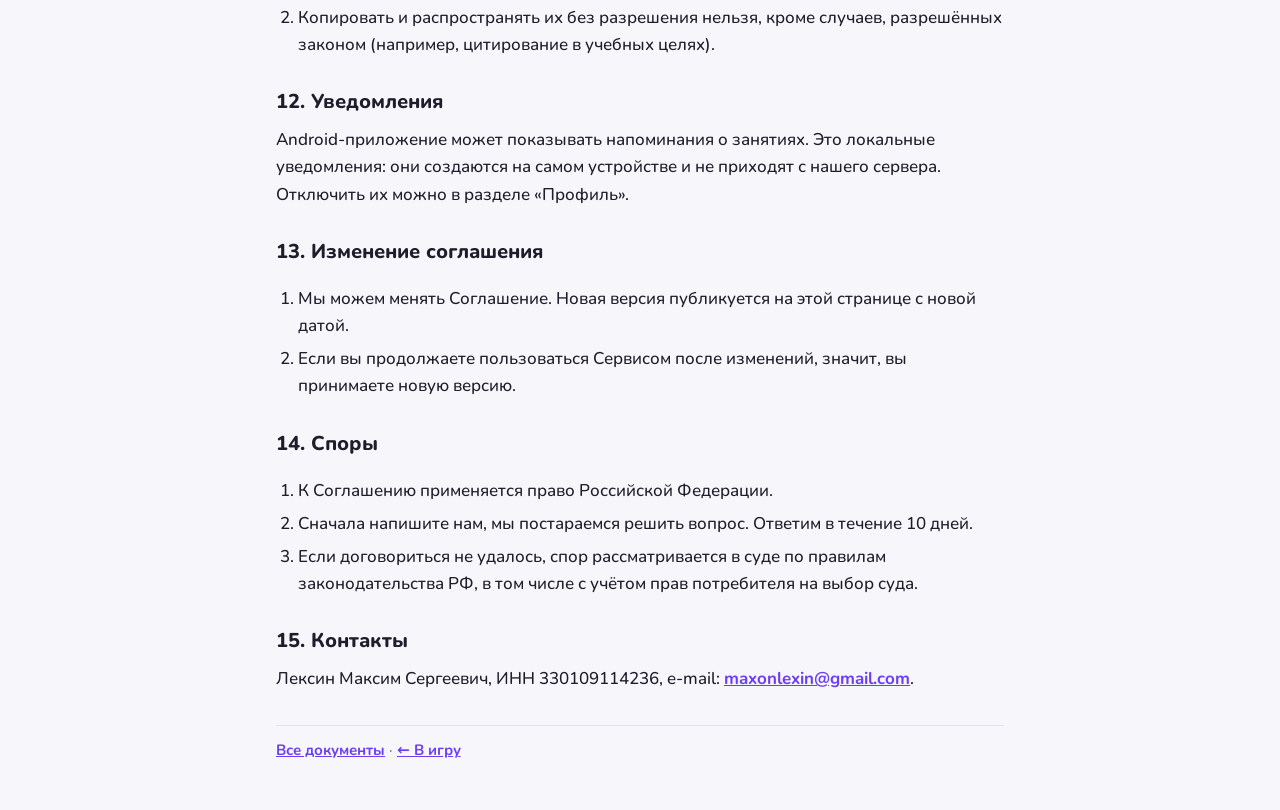
<file: docs/terms.html>
<!doctype html>
<html lang="ru">
<head>
<meta charset="utf-8">
<meta name="viewport" content="width=device-width, initial-scale=1">
<title>Пользовательское соглашение | Мозгобум</title>
<link rel="stylesheet" href="../fonts/nunito.css">
<style>
:root{--bg:#f7f7fb;--card:#fff;--text:#1f1d2b;--muted:#6b6880;--accent:#6c3ff2;--line:#e4e2ee;--mark:#fff0a3;--mark-text:#1f1d2b}
@media (prefers-color-scheme:dark){:root{--bg:#14121f;--card:#1e1b2e;--text:#f2f0ff;--muted:#aaa5c6;--accent:#b49bff;--line:#2f2a47;--mark:#5c4b00;--mark-text:#fff6c7}}
*{box-sizing:border-box}
body{margin:0;background:var(--bg);color:var(--text);font:500 17px/1.6 Nunito,system-ui,-apple-system,"Segoe UI",Roboto,sans-serif}
main{max-width:760px;margin:0 auto;padding:24px 16px 48px}
a{color:var(--accent);font-weight:700}
.back{display:inline-block;margin-bottom:12px;text-decoration:none}
nav.docs{display:flex;flex-wrap:wrap;gap:6px 14px;font-size:15px;padding:10px 0;border-bottom:1px solid var(--line);margin-bottom:20px}
nav.docs a{text-decoration:none}
nav.docs a[aria-current]{color:var(--text);text-decoration:underline}
h1{font-weight:900;font-size:28px;line-height:1.25;margin:8px 0 4px}
h2{font-weight:800;font-size:20px;margin:28px 0 8px}
.ver{color:var(--muted);font-size:15px;margin:0 0 16px}
p,li{margin:6px 0}
ol,ul{padding-left:22px}
mark{background:var(--mark);color:var(--mark-text);border-radius:4px;padding:0 3px}
footer{margin-top:32px;padding-top:12px;border-top:1px solid var(--line);color:var(--muted);font-size:15px}
</style>
</head>
<body>
<main>
<a class="back" href="../">← В игру</a>
<nav class="docs"><a href="index.html">Все документы</a><a href="terms.html" aria-current="page">Соглашение</a><a href="privacy.html">Политика</a><a href="consent.html">Согласие</a><a href="offer.html">Оферта «Плюс»</a><a href="refund.html">Возврат</a><a href="contacts.html">Тариф и контакты</a></nav>

<h1>Пользовательское соглашение</h1>
<p class="ver">Версия 1.1 от 10 ноября 2026 г.</p>

<h2>1. Кто мы и о чём это соглашение</h2>
<ol>
<li>«Мозгобум» (далее - Сервис) - игра-тренажёр для повторения школьной программы. Сервис работает на сайте <a href="https://maximlexin.github.io/mozgobum/">maximlexin.github.io/mozgobum</a> и в Android-приложении, которое открывает этот сайт.</li>
<li>Владелец Сервиса - Лексин Максим Сергеевич, физическое лицо, плательщик налога на профессиональный доход (самозанятый), ИНН 330109114236 (далее - Владелец, «мы»).</li>
<li>Соглашение - это договор между Владельцем и вами (далее - Пользователь) об условиях пользования Сервисом.</li>
<li>Платный «Плюс» регулируется отдельно - <a href="offer.html">Публичной офертой</a>. Обработка данных - <a href="privacy.html">Политикой обработки персональных данных</a>.</li>
</ol>

<h2>2. Принятие соглашения</h2>
<ol>
<li>Начиная пользоваться Сервисом, вы подтверждаете, что прочитали и принимаете это Соглашение.</li>
<li>Если вы не согласны с Соглашением, не пользуйтесь Сервисом.</li>
</ol>

<h2>3. Возраст</h2>
<ol>
<li>Сервисом может пользоваться любой человек.</li>
<li>С 14 лет вы можете пользоваться Сервисом самостоятельно.</li>
<li>Если вам меньше 14 лет, пользоваться Сервисом можно только с ведома и под контролем родителя или другого законного представителя.</li>
<li>Покупает «Плюс» родитель (законный представитель) либо несовершеннолетний с согласия родителя (законного представителя). Условия оплаты и выдачи кода - в <a href="offer.html">Оферте</a>.</li>
<li>Мы не проверяем возраст и не можем проверить, кто именно пользуется устройством. Родители отвечают за то, чтобы ребёнок пользовался Сервисом и платил в нём с их ведома.</li>
</ol>

<h2>4. Что даёт Сервис</h2>
<ol>
<li>Уроки, задания, тесты и экзамены по выбранной программе обучения. Сейчас доступна программа «7 класс»; другие программы могут появиться позже.</li>
<li>Игровые механики: сердца, серия дней, заморозки, кристаллы, задания дня, достижения, наряды маскота.</li>
<li>Все учебные материалы доступны бесплатно. «Плюс» добавляет только игровые удобства и не открывает дополнительных учебных материалов.</li>
<li>Мы бесплатно разрешаем вам пользоваться Сервисом для личного обучения (простая неисключительная лицензия на территории всего мира на всё время работы Сервиса).</li>
</ol>

<h2>5. Прогресс и «Плюс»</h2>
<ol>
<li>Регистрация не нужна. Прогресс хранится только на вашем устройстве: в памяти браузера или приложения. Мы его не получаем и не видим.</li>
<li>Прогресс можно перенести на другое устройство кодом переноса из раздела «Профиль». Не передавайте этот код посторонним: по нему можно получить ваш прогресс.</li>
<li>Если очистить данные браузера, удалить приложение или нажать «Сбросить прогресс», прогресс на устройстве удалится. Восстановить его можно только по коду переноса, если вы его сохранили. У нас нет копии вашего прогресса.</li>
<li>Имя, которое вы вводите в игре, хранится только на вашем устройстве.</li>
<li>«Плюс» включается вводом кода, который мы присылаем после оплаты на почту, указанную при оплате. Подробности - в <a href="offer.html">Оферте</a>.</li>
</ol>

<h2>6. Игровые ценности</h2>
<ol>
<li>Кристаллы, сердца, заморозки, наряды и другие игровые предметы - это часть игры, а не деньги и не имущество.</li>
<li>Кристаллы не продаются за деньги и зарабатываются только в игре. Их нельзя обменять на деньги, вывести или передать другому человеку.</li>
<li>Мы можем менять игровой баланс: цены в магазине, награды, правила сердец и серии.</li>
</ol>

<h2>7. Правила для пользователя</h2>
<p>Пожалуйста, не делайте следующего:</p>
<ul>
<li>не пытайтесь взломать Сервис, коды «Плюса» или чужой прогресс;</li>
<li>не мешайте работе Сервиса (массовые автоматические запросы, вредоносный код);</li>
<li>не публикуйте и не перепродавайте коды «Плюса»;</li>
<li>не выдавайте себя за Владельца;</li>
<li>не используйте материалы Сервиса в коммерческих целях без нашего разрешения.</li>
</ul>
<p>Если правила нарушены, мы можем отказать в выдаче или замене кода.</p>

<h2>8. Учебные материалы</h2>
<ol>
<li>Мы стараемся, чтобы задания были верными и соответствовали школьной программе, но ошибки возможны. Если нашли ошибку, напишите нам.</li>
<li>Сервис помогает тренироваться, но не заменяет школу, учителя и учебник. Мы не обещаем определённых оценок или результатов.</li>
</ol>

<h2>9. Работа Сервиса</h2>
<ol>
<li>Сервис предоставляется в том виде, в каком он есть. Мы стараемся, чтобы он работал стабильно, но не гарантируем работу без перерывов и ошибок.</li>
<li>Сервис зависит от сторонних платформ (GitHub Pages для сайта, ЮKassa для оплаты, почтовая служба для отправки кодов). При сбоях у них Сервис может временно работать не полностью.</li>
<li>Мы можем обновлять, менять и отключать функции. Об изменениях, которые касаются оплаченного «Плюса», см. <a href="offer.html">Оферту</a>.</li>
</ol>

<h2>10. Ответственность</h2>
<ol>
<li>Мы не отвечаем за потерю прогресса, хранящегося только на устройстве, если она произошла из-за действий пользователя, очистки данных, поломки или потери устройства.</li>
<li>Ответственность Владельца ограничивается в пределах, допустимых законодательством РФ. Это Соглашение не ограничивает права потребителей, установленные законом.</li>
</ol>

<h2>11. Интеллектуальная собственность</h2>
<ol>
<li>Дизайн, маскот «Бум», тексты, задания и программный код Сервиса принадлежат Владельцу или используются им законно.</li>
<li>Копировать и распространять их без разрешения нельзя, кроме случаев, разрешённых законом (например, цитирование в учебных целях).</li>
</ol>

<h2>12. Уведомления</h2>
<p>Android-приложение может показывать напоминания о занятиях. Это локальные уведомления: они создаются на самом устройстве и не приходят с нашего сервера. Отключить их можно в разделе «Профиль».</p>

<h2>13. Изменение соглашения</h2>
<ol>
<li>Мы можем менять Соглашение. Новая версия публикуется на этой странице с новой датой.</li>
<li>Если вы продолжаете пользоваться Сервисом после изменений, значит, вы принимаете новую версию.</li>
</ol>

<h2>14. Споры</h2>
<ol>
<li>К Соглашению применяется право Российской Федерации.</li>
<li>Сначала напишите нам, мы постараемся решить вопрос. Ответим в течение 10 дней.</li>
<li>Если договориться не удалось, спор рассматривается в суде по правилам законодательства РФ, в том числе с учётом прав потребителя на выбор суда.</li>
</ol>

<h2>15. Контакты</h2>
<p>Лексин Максим Сергеевич, ИНН 330109114236, e-mail: <a href="mailto:maxonlexin@gmail.com">maxonlexin@gmail.com</a>.</p>

<footer><a href="index.html">Все документы</a> · <a href="../">← В игру</a></footer>
</main>
</body>
</html>
</file>
<file: fonts/nunito.css>
/* Nunito (SIL OFL 1.1), свой хостинг: шрифты не грузятся с серверов Google, IP посетителей за границу не уходит */
@font-face { font-family: 'Nunito'; font-style: normal; font-weight: 500 900; font-display: swap; src: url('nunito-cyrillic-ext.woff2') format('woff2'); unicode-range: U+0460-052F, U+1C80-1C8A, U+20B4, U+2DE0-2DFF, U+A640-A69F, U+FE2E-FE2F; }
@font-face { font-family: 'Nunito'; font-style: normal; font-weight: 500 900; font-display: swap; src: url('nunito-cyrillic.woff2') format('woff2'); unicode-range: U+0301, U+0400-045F, U+0490-0491, U+04B0-04B1, U+2116; }
@font-face { font-family: 'Nunito'; font-style: normal; font-weight: 500 900; font-display: swap; src: url('nunito-latin-ext.woff2') format('woff2'); unicode-range: U+0100-02BA, U+02BD-02C5, U+02C7-02CC, U+02CE-02D7, U+02DD-02FF, U+0304, U+0308, U+0329, U+1D00-1DBF, U+1E00-1E9F, U+1EF2-1EFF, U+2020, U+20A0-20AB, U+20AD-20C4, U+2113, U+2C60-2C7F, U+A720-A7FF; }
@font-face { font-family: 'Nunito'; font-style: normal; font-weight: 500 900; font-display: swap; src: url('nunito-latin.woff2') format('woff2'); unicode-range: U+0000-00FF, U+0131, U+0152-0153, U+02BB-02BC, U+02C6, U+02DA, U+02DC, U+0304, U+0308, U+0329, U+2000-206F, U+20AC, U+2122, U+2191, U+2193, U+2212, U+2215, U+FEFF, U+FFFD; }
</file>
<file: styles.css>
:root {
  /* Шкалы интерфейса (см. ops/design/style-guide.md) */
  --fs-xs: 12px; --fs-sm: 14px; --fs-md: 16px; --fs-lg: 18px; --fs-xl: 20px; --fs-2xl: 24px; --fs-3xl: 28px; --fs-4xl: 36px;
  --r-sm: 8px; --r-md: 12px; --r-lg: 16px; --r-xl: 24px; --r-pill: 999px;
}
/* ===== Мозгобум ===== */
:root {
  --bg: #f7f7fb;
  --surface: #ffffff;
  --surface-2: #f1f0f7;
  --text: #1f1d2b;
  --muted: #7a7891;
  --line: #e5e4ef;
  --green: #58cc02; --green-d: #46a302;
  --red: #ff4b4b; --red-d: #d93a3a;
  --blue: #1cb0f6; --blue-d: #1899d6;
  --gold: #ffc800; --gold-d: #e0a800;
  --orange: #ff9600; --orange-d: #e07f00;
  --purple: #8b5cf6; --purple-d: #6d3fe0;
  --ok-bg: #d7ffb8; --ok-text: #3b8a00;
  --bad-bg: #ffdfe0; --bad-text: #c0292b;
  --gray: #e5e5e5; --gray-d: #c9c9c9;
  --radius: 18px;
  --shadow: 0 2px 0 var(--line);
  color-scheme: light;
}
@media (prefers-color-scheme: dark) {
  :root:not([data-theme="light"]) {
    --bg: #14121f; --surface: #1e1b2e; --surface-2: #27233b; --text: #f2f0ff; --muted: #a29fbd; --line: #343050;
    --ok-bg: #213a12; --ok-text: #8ee04a; --bad-bg: #3d1a1e; --bad-text: #ff8a8c; --gray: #3a3654; --gray-d: #2a2740;
    color-scheme: dark;
  }
}
:root[data-theme="dark"] {
  --bg: #14121f; --surface: #1e1b2e; --surface-2: #27233b; --text: #f2f0ff; --muted: #a29fbd; --line: #343050;
  --ok-bg: #213a12; --ok-text: #8ee04a; --bad-bg: #3d1a1e; --bad-text: #ff8a8c; --gray: #3a3654; --gray-d: #2a2740;
  color-scheme: dark;
}

* { box-sizing: border-box; -webkit-tap-highlight-color: transparent; }
html, body { margin: 0; }
body {
  background: var(--bg); color: var(--text);
  font-family: 'Nunito', system-ui, -apple-system, 'Segoe UI', sans-serif; font-weight: 700;
  font-size: var(--fs-md); line-height: 1.35; min-height: 100vh;
}
button { font: inherit; color: inherit; cursor: pointer; border: 0; background: none; }
button:disabled { cursor: not-allowed; }
h1, h2, h3 { margin: 0; font-weight: 900; }
p { margin: 0; }
small { font-weight: 700; }
sup { font-size: .65em; line-height: 0; }
.muted { color: var(--muted); }
.center { text-align: center; }
#confetti { position: fixed; inset: 0; width: 100%; height: 100%; pointer-events: none; z-index: 100; }

/* дроби */
.frac { display: inline-flex; flex-direction: column; vertical-align: middle; text-align: center; font-size: .9em; line-height: 1.05; margin: 0 2px; }
.frac > span:first-child { border-bottom: 2px solid currentColor; padding: 0 3px; }
.frac > span:last-child { padding: 0 3px; }

/* ===== Кнопки ===== */
.btn {
  --c: var(--green); --cd: var(--green-d);
  background: var(--c); color: #fff; border-radius: var(--r-lg); padding: 12px 20px;
  font-weight: 900; text-transform: uppercase; letter-spacing: .04em; font-size: var(--fs-md);
  box-shadow: 0 4px 0 var(--cd); transition: transform .08s, box-shadow .08s, filter .15s;
}
.btn:hover:not(:disabled) { filter: brightness(1.06); }
a.btn { display: inline-block; text-decoration: none; }
.btn:active:not(:disabled) { transform: translateY(4px); box-shadow: 0 0 0 var(--cd); }
.btn.big { width: 100%; padding: 15px 20px; font-size: var(--fs-md); }
.btn.small { padding: 9px 14px; font-size: var(--fs-sm); border-radius: var(--r-md); }
.btn.red { --c: var(--red); --cd: var(--red-d); }
.btn.blue { --c: var(--blue); --cd: var(--blue-d); }
.btn.gold { --c: var(--gold); --cd: var(--gold-d); color: #5a3d00; }
.btn.orange { --c: var(--orange); --cd: var(--orange-d); }
.btn.gray { --c: var(--gray); --cd: var(--gray-d); color: var(--muted); }
.btn.ghost { background: var(--surface); color: var(--blue); box-shadow: 0 4px 0 var(--line); border: 2px solid var(--line); }
.btn:disabled { --c: var(--gray); --cd: var(--gray-d); color: var(--muted); }
.link { color: var(--blue); font-weight: 900; font-size: var(--fs-sm); text-transform: uppercase; }

.card { background: var(--surface); border: 2px solid var(--line); border-radius: var(--radius); }

/* ===== Каркас ===== */
.shell { display: grid; grid-template-columns: 240px minmax(0, 1fr) 340px; min-height: 100vh; }
.sidebar { position: sticky; top: 0; height: 100vh; padding: 20px 14px; border-right: 2px solid var(--line); display: flex; flex-direction: column; gap: 6px; }
.brand { display: flex; align-items: center; gap: 10px; font-size: var(--fs-3xl); font-weight: 900; color: var(--purple); padding: 4px 10px 18px; letter-spacing: -.02em; }
.brand .mascot { width: 44px; height: 44px; }
.nav-item { position: relative; display: flex; align-items: center; gap: 14px; padding: 11px 14px; border-radius: var(--r-md); border: 2px solid transparent;
  font-weight: 900; text-transform: uppercase; font-size: var(--fs-sm); letter-spacing: .03em; color: var(--muted); text-align: left; }
.nav-item .ico { font-size: var(--fs-3xl); width: 32px; text-align: center; }
.nav-item:hover { background: var(--surface-2); }
.nav-item.active { color: var(--blue); background: color-mix(in srgb, var(--blue) 12%, transparent); border-color: color-mix(in srgb, var(--blue) 45%, transparent); }
.badge { margin-left: auto; background: var(--red); color: #fff; border-radius: var(--r-pill); font-size: var(--fs-xs); min-width: 22px; height: 22px; display: inline-grid; place-items: center; padding: 0 6px; }
.main { min-width: 0; max-width: 640px; width: 100%; margin: 0 auto; padding: 0 20px 40px; }
.rail { position: sticky; top: 0; height: 100vh; overflow: auto; padding: 22px 22px 22px 0; display: flex; flex-direction: column; gap: 16px; padding-top: 86px; }
.tabbar { display: none; }
.mobile-only { display: none !important; }

.topbar { position: sticky; top: 0; z-index: 20; background: color-mix(in srgb, var(--bg) 88%, transparent); backdrop-filter: blur(8px);
  display: flex; align-items: center; justify-content: flex-end; padding: 14px 0; gap: 10px; }
.stats { display: flex; gap: 6px; align-items: center; }
.stat { display: flex; align-items: center; gap: 5px; padding: 6px 10px; border-radius: var(--r-md); font-size: var(--fs-lg); font-weight: 900; }
.stat:hover { background: var(--surface-2); }
.stat .ico { font-size: var(--fs-xl); }
.stat.streak { color: var(--muted); }
.stat.streak .ico { filter: grayscale(1); opacity: .6; }
.stat.streak.on { color: var(--orange); }
.stat.streak.on .ico { filter: none; opacity: 1; }
.stat.gems { color: var(--blue); }
.stat.hearts { color: var(--red); }

.ring-bg { fill: none; stroke: var(--line); stroke-width: 4; }
.ring-fg { fill: none; stroke: var(--orange); stroke-width: 4; stroke-linecap: round; transform: rotate(-90deg); transform-origin: 50% 50%; transition: stroke-dashoffset .6s; }
.ring text { font-size: var(--fs-xs); font-weight: 900; fill: var(--orange); }

/* виджеты справа */
.widget { padding: 16px 18px; display: flex; flex-direction: column; gap: 12px; }
.w-head { display: flex; justify-content: space-between; align-items: center; font-size: var(--fs-lg); font-weight: 900; }
.goal-line { display: flex; align-items: center; gap: 14px; }
.goal-line small { display: block; color: var(--muted); }
.mini-quest { display: flex; flex-direction: column; gap: 6px; font-size: var(--fs-sm); }
.pbar { height: 12px; background: var(--surface-2); border-radius: var(--r-pill); overflow: hidden; position: relative; }
.pbar > div { height: 100%; background: var(--gold); border-radius: var(--r-pill); transition: width .5s; }
.pbar.big { height: 20px; }
.pbar.big span { position: absolute; inset: 0; display: grid; place-items: center; font-size: var(--fs-xs); font-weight: 900; color: #fff; text-shadow: 0 1px 2px rgba(0, 0, 0, .55); }
.review-w { flex-direction: row; align-items: center; justify-content: space-between; }

/* ===== Карта ===== */
.subj-tabs { display: flex; gap: 8px; overflow-x: auto; padding: 4px 2px 12px; scrollbar-width: none; }
.subj-tabs::-webkit-scrollbar { display: none; }
.subj { display: flex; align-items: center; gap: 8px; white-space: nowrap; padding: 10px 16px; border-radius: var(--r-md); border: 2px solid var(--line);
  background: var(--surface); font-weight: 900; box-shadow: 0 4px 0 var(--line); transition: transform .08s; }
.subj span { font-size: var(--fs-xl); }
.subj.active { background: var(--c); color: #fff; border-color: var(--cd); box-shadow: 0 4px 0 var(--cd); }
.subj:active { transform: translateY(3px); box-shadow: none; }

.hello { display: flex; align-items: center; gap: 12px; margin: 6px 0 18px; }
.hello-m { width: 74px; flex: none; animation: bob 3s ease-in-out infinite; }
.bubble { position: relative; background: var(--surface); border: 2px solid var(--line); border-radius: var(--r-lg); padding: 12px 16px; font-size: var(--fs-md); }
.bubble::before { content: ''; position: absolute; left: -9px; top: 50%; width: 14px; height: 14px; background: var(--surface);
  border-left: 2px solid var(--line); border-bottom: 2px solid var(--line); transform: translateY(-50%) rotate(45deg); }

.unit { margin-bottom: 28px; }
.unit-head { background: var(--c); color: #fff; border-radius: var(--radius); padding: 16px 20px; display: flex; justify-content: space-between; align-items: center; gap: 12px;
  box-shadow: 0 4px 0 var(--cd); }
.kicker { font-size: var(--fs-sm); text-transform: uppercase; letter-spacing: .06em; opacity: .85; font-weight: 900; }
.unit-head h3 { font-size: var(--fs-2xl); margin: 2px 0; }
.unit-head p { font-size: var(--fs-sm); opacity: .92; }
.unit-prog { background: rgba(255, 255, 255, .22); border-radius: var(--r-md); padding: 6px 12px; font-weight: 900; white-space: nowrap; }

.path { display: flex; flex-direction: column; align-items: center; gap: 40px; padding: 56px 0 8px; }
.node-row { position: relative; transform: translateX(var(--x)); display: flex; flex-direction: column; align-items: center; }
.node { width: 74px; height: 70px; border-radius: 50%; background: var(--c); color: #fff; font-size: var(--fs-3xl); font-weight: 900;
  box-shadow: 0 7px 0 var(--cd), 0 7px 0 3px rgba(0, 0, 0, .04); transition: transform .1s, box-shadow .1s; display: grid; place-items: center; }
.node:active { transform: translateY(6px); box-shadow: 0 1px 0 var(--cd); }
.node.done { background: var(--gold); box-shadow: 0 7px 0 var(--gold-d); color: #fff; }
.node.locked { background: var(--gray); box-shadow: 0 7px 0 var(--gray-d); font-size: var(--fs-2xl); }
.node.boss { width: 86px; height: 82px; font-size: var(--fs-4xl); border-radius: var(--r-xl); }
.node.boss.done { background: linear-gradient(135deg, #ffd84a, #ff9f1c); }
.node.current { outline: 6px solid color-mix(in srgb, var(--c) 30%, transparent); outline-offset: 5px; animation: pulse 1.8s ease-in-out infinite; }
.node-stars { margin-top: 10px; color: var(--gold); font-size: var(--fs-md); letter-spacing: 1px; }
.node-stars span { color: var(--line); }
.start-bubble { position: absolute; top: -42px; background: var(--surface); color: var(--c); border: 2px solid var(--line); border-radius: var(--r-md);
  padding: 6px 12px; font-weight: 900; font-size: var(--fs-sm); letter-spacing: .05em; animation: bob 1.6s ease-in-out infinite; white-space: nowrap; z-index: 2; }
.start-bubble::after { content: ''; position: absolute; left: 50%; bottom: -8px; width: 12px; height: 12px; background: var(--surface);
  border-right: 2px solid var(--line); border-bottom: 2px solid var(--line); transform: translateX(-50%) rotate(45deg); }
.node-mascot { position: absolute; top: -10px; width: 82px; animation: bob 2.4s ease-in-out infinite; pointer-events: none; }
.node-mascot.left { right: 110px; }
.node-mascot.right { left: 110px; }
.finish-all { padding: 20px; text-align: center; font-size: var(--fs-lg); }

/* карточка урока снизу */
.sheet-bg { position: fixed; inset: 0; background: rgba(10, 8, 25, .45); z-index: 50; display: flex; align-items: flex-end; justify-content: center; animation: fade .2s; }
.sheet { width: 100%; max-width: 520px; background: var(--surface); border-radius: 24px 24px 0 0; padding: 24px 22px calc(24px + env(safe-area-inset-bottom));
  display: flex; flex-direction: column; gap: 10px; animation: up .25s cubic-bezier(.2, .9, .3, 1.2); border-top: 6px solid var(--c); }
.sheet .kicker { color: var(--c); opacity: 1; }
.sheet h2 { font-size: var(--fs-3xl); }
.sheet p { color: var(--muted); }
.sheet .btn { margin-top: 8px; }
.sheet .btn:not(.gray) { --c: inherit; --cd: inherit; }
.sheet-stars { color: var(--gold); font-size: var(--fs-3xl); letter-spacing: 3px; }
.sheet-stars span { color: var(--line); }
@media (min-width: 761px) { .sheet-bg { align-items: center; } .sheet { border-radius: var(--r-xl); } }

/* ===== Урок ===== */
.v-lesson, .v-result, .v-streak, .v-fail, .v-onboard { background: var(--surface); }
.lesson { max-width: 680px; margin: 0 auto; min-height: 100vh; display: flex; flex-direction: column; padding: 18px 20px 0; }
.lesson-top { display: flex; align-items: center; gap: 14px; }
.icon-btn { font-size: var(--fs-2xl); color: var(--muted); width: 40px; height: 40px; border-radius: var(--r-md); }
.icon-btn:hover { background: var(--surface-2); }
.lbar { flex: 1; height: 18px; background: var(--surface-2); border-radius: var(--r-pill); overflow: hidden; }
.lbar > div { height: 100%; background: linear-gradient(180deg, #7ee32b, var(--green)); border-radius: var(--r-pill); transition: width .45s cubic-bezier(.3, 1.4, .5, 1);
  position: relative; }
.lbar > div::after { content: ''; position: absolute; left: 10px; right: 10px; top: 4px; height: 4px; border-radius: var(--r-pill); background: rgba(255, 255, 255, .45); }
.review .lbar > div { background: linear-gradient(180deg, #4fd0ff, var(--blue)); }
.boss .lbar > div { background: linear-gradient(180deg, #ffd84a, var(--orange)); }
.lhearts { color: var(--red); font-size: var(--fs-lg); white-space: nowrap; }
.combo-slot { height: 38px; display: flex; justify-content: center; align-items: center; }
.combo-badge { background: linear-gradient(90deg, var(--orange), #ff5e3a); color: #fff; padding: 5px 14px; border-radius: var(--r-pill); font-weight: 900; animation: popIn .35s; }

.qcard { flex: 1; display: flex; flex-direction: column; gap: 18px; padding-bottom: 170px; animation: slideIn .35s cubic-bezier(.2, .9, .3, 1); }
.qtype { color: var(--purple); text-transform: uppercase; font-size: var(--fs-sm); letter-spacing: .06em; font-weight: 900; }
.q-head { display: flex; align-items: flex-start; gap: 14px; }
.q-mascot { width: 76px; flex: none; margin-top: -4px; }
.q-mascot.hop { animation: jump .6s cubic-bezier(.3, 1.6, .5, 1); }
.qtext { flex: 1; min-width: 0; font-size: clamp(21px, 4.6vw, 28px); line-height: 1.3; }
.qtext small { font-size: .7em; color: var(--muted); }
.qtext .word { display: inline-block; margin-top: 10px; font-size: 1.15em; color: var(--purple); background: var(--surface-2); padding: 6px 14px; border-radius: var(--r-md); }

.opts { display: grid; gap: 12px; }
.opts.two { grid-template-columns: 1fr 1fr; }
.opt { display: flex; align-items: center; gap: 14px; text-align: left; padding: 14px 16px; border: 2px solid var(--line); border-radius: var(--r-lg);
  background: var(--surface); box-shadow: 0 4px 0 var(--line); font-size: var(--fs-lg); transition: transform .08s, box-shadow .08s, background .15s, border-color .15s; }
.opt:active:not(:disabled) { transform: translateY(4px); box-shadow: 0 0 0 var(--line); }
.opt .key { flex: none; width: 30px; height: 30px; border: 2px solid var(--line); border-radius: var(--r-sm); display: grid; place-items: center; font-size: var(--fs-sm); color: var(--muted); }
.opt.sel { border-color: var(--blue); background: color-mix(in srgb, var(--blue) 12%, var(--surface)); box-shadow: 0 4px 0 var(--blue); color: var(--blue-d); }
.opt.sel .key { border-color: var(--blue); color: var(--blue); }
.opt.right { border-color: var(--green); background: var(--ok-bg); box-shadow: 0 4px 0 var(--green); color: var(--ok-text); }
.opt.wrong { border-color: var(--red); background: var(--bad-bg); box-shadow: 0 4px 0 var(--red); color: var(--bad-text); animation: shake .4s; }
.opt:disabled { cursor: default; }

.inp-wrap { display: flex; align-items: center; gap: 10px; }
.inp-wrap input { flex: 1; min-width: 0; font: inherit; font-size: var(--fs-2xl); font-weight: 900; padding: 14px 18px; border-radius: var(--r-lg); border: 2px solid var(--line);
  background: var(--surface-2); color: var(--text); outline: none; transition: border-color .15s; }
.inp-wrap input:focus { border-color: var(--blue); background: var(--surface); }
.inp-wrap input.right { border-color: var(--green); background: var(--ok-bg); color: var(--ok-text); }
.inp-wrap input.wrong { border-color: var(--red); background: var(--bad-bg); color: var(--bad-text); }
.u-suf { font-size: var(--fs-xl); color: var(--muted); font-weight: 900; }
.neg-btn { width: 56px; height: 60px; border-radius: var(--r-lg); border: 2px solid var(--line); box-shadow: 0 4px 0 var(--line); font-size: var(--fs-2xl); font-weight: 900; background: var(--surface); }
.neg-btn:active { transform: translateY(4px); box-shadow: none; }

.match { display: grid; grid-template-columns: 1fr 1fr; gap: 12px; }
.mcol { display: flex; flex-direction: column; gap: 12px; }
.mbtn { padding: 14px 12px; min-height: 58px; border: 2px solid var(--line); border-radius: var(--r-lg); background: var(--surface); box-shadow: 0 4px 0 var(--line); font-size: var(--fs-md);
  transition: all .15s; }
.mbtn.sel { border-color: var(--blue); background: color-mix(in srgb, var(--blue) 12%, var(--surface)); box-shadow: 0 4px 0 var(--blue); color: var(--blue-d); }
.mbtn.gone { opacity: .35; pointer-events: none; border-color: var(--green); background: var(--ok-bg); box-shadow: none; transform: scale(.97); }
.mbtn.bad { border-color: var(--red); background: var(--bad-bg); animation: shake .4s; }

.order { display: flex; flex-direction: column; gap: 22px; }
.oans { min-height: 76px; border-bottom: 2px solid var(--line); border-top: 2px solid var(--line); padding: 12px 0; display: flex; flex-wrap: wrap; gap: 10px; align-items: center; }
.oans.right { border-color: var(--green); }
.oans.wrong { border-color: var(--red); animation: shake .4s; }
.ohint { color: var(--muted); font-size: var(--fs-md); }
.obank { display: flex; flex-wrap: wrap; gap: 10px; justify-content: center; }
.tile { padding: 10px 16px; border: 2px solid var(--line); border-radius: var(--r-md); background: var(--surface); box-shadow: 0 4px 0 var(--line); font-size: var(--fs-lg); animation: popIn .2s; }
.tile.used { visibility: hidden; }

/* подвал с проверкой */
.lesson-foot { position: fixed; left: 0; right: 0; bottom: 0; border-top: 2px solid var(--line); background: var(--surface); z-index: 10; }
.foot-inner { max-width: 680px; margin: 0 auto; padding: 18px 20px calc(18px + env(safe-area-inset-bottom)); display: flex; align-items: center; gap: 16px; }
.foot-inner > .btn.big { width: auto; min-width: 180px; margin-left: auto; }
.foot-hint { color: var(--muted); margin: 6px auto; }
.fb { animation: up .25s cubic-bezier(.2, .9, .3, 1.1); }
.lesson-foot:has(.fb.ok) { background: var(--ok-bg); border-color: transparent; }
.lesson-foot:has(.fb.bad) { background: var(--bad-bg); border-color: transparent; }
.fb-body { flex: 1; min-width: 0; display: flex; flex-direction: column; gap: 4px; }
.fb-title { font-size: var(--fs-2xl); font-weight: 900; }
.fb.ok .fb-title { color: var(--ok-text); }
.fb.bad .fb-title, .fb.bad .fb-ans { color: var(--bad-text); }
.fb-ans { font-size: var(--fs-md); }
.fb-ex { font-size: var(--fs-md); font-weight: 700; color: var(--text); opacity: .85; }
.fb-note { font-size: var(--fs-sm); color: var(--muted); }
.fb.ok .btn { --c: var(--green); --cd: var(--green-d); }

.qcard.pop { animation: pop .35s; }
.qcard.shake { animation: shake .4s; }

/* ===== Полноэкранные экраны ===== */
.full-screen { max-width: 520px; margin: 0 auto; min-height: 100vh; padding: 40px 22px calc(30px + env(safe-area-inset-bottom)); display: flex; flex-direction: column;
  align-items: center; justify-content: center; gap: 18px; text-align: center; }
.full-screen > * { flex-shrink: 0; max-width: 100%; }
.full-screen h1 { font-size: var(--fs-3xl); }
.full-screen p { color: var(--muted); font-size: var(--fs-lg); }
.big-mascot { width: 170px; }
.big-mascot.jump { animation: jump 1s cubic-bezier(.3, 1.6, .5, 1) 2; }
.result h1 { color: var(--gold-d); }
.stars-big { display: flex; gap: 10px; font-size: 52px; color: var(--line); }
.stars-big span.on { color: var(--gold); animation: starIn .5s cubic-bezier(.3, 1.8, .5, 1) both; text-shadow: 0 4px 0 var(--gold-d); }
.tiles { display: grid; grid-template-columns: repeat(3, 1fr); gap: 10px; width: 100%; }
.rtile { border-radius: var(--r-lg); border: 2px solid var(--c); background: var(--c); padding: 0 0 4px; overflow: hidden; display: flex; flex-direction: column; }
.rtile span { color: #fff; font-size: var(--fs-xs); text-transform: uppercase; letter-spacing: .05em; padding: 5px 0; font-weight: 900; }
.rtile b { background: var(--surface); margin: 0 4px; border-radius: var(--r-md); padding: 12px 0; font-size: var(--fs-2xl); color: var(--c); }
.t-xp { --c: var(--gold); } .t-acc { --c: var(--green); } .t-time { --c: var(--blue); }
.earned { font-size: var(--fs-lg); color: var(--blue); }
.ach-pop { background: color-mix(in srgb, var(--purple) 14%, var(--surface)); color: var(--purple); border-radius: var(--r-md); padding: 10px 16px; animation: popIn .4s .4s both; }
.full-screen .btn.big { max-width: 420px; }

.streak-screen .flame { font-size: 110px; animation: flame 1.2s ease-in-out infinite; filter: drop-shadow(0 8px 18px rgba(255, 120, 0, .45)); }
.streak-num { font-size: 92px; font-weight: 900; color: var(--orange); line-height: .9; animation: popIn .5s .2s both; }
.streak-screen h1 { color: var(--orange); }
.week { display: flex; gap: 8px; background: var(--surface-2); padding: 14px; border-radius: var(--r-lg); }
.wd { display: flex; flex-direction: column; align-items: center; gap: 6px; font-size: var(--fs-sm); color: var(--muted); }
.wd i { width: 34px; height: 34px; border-radius: 50%; background: var(--line); display: grid; place-items: center; font-style: normal; color: #fff; font-weight: 900; }
.wd.on i { background: var(--orange); }
.wd.today span { color: var(--orange); }
.wd.future i { opacity: .45; }

.fail h1 { color: var(--red); }
.name-inp { width: 100%; max-width: 420px; font: inherit; font-size: var(--fs-xl); text-align: center; padding: 14px; border-radius: var(--r-lg); border: 2px solid var(--line); background: var(--surface-2); color: var(--text); outline: none; }
.name-inp:focus { border-color: var(--blue); }
.goals { display: grid; gap: 10px; width: 100%; }
.goal-card { display: flex; justify-content: space-between; align-items: center; padding: 16px 18px; border: 2px solid var(--line); border-radius: var(--r-lg); box-shadow: 0 4px 0 var(--line); font-size: var(--fs-lg); }
.goal-card span { color: var(--muted); font-size: var(--fs-md); }
.goal-card.on { border-color: var(--blue); background: color-mix(in srgb, var(--blue) 12%, var(--surface)); box-shadow: 0 4px 0 var(--blue); color: var(--blue-d); }

/* ===== Страницы ===== */
.page-title { font-size: var(--fs-3xl); margin: 6px 0 8px; }
.sec { font-size: var(--fs-xl); margin: 26px 0 12px; }
.review-hero { display: flex; gap: 18px; padding: 20px; align-items: center; margin-top: 14px; }
.review-hero h2 { font-size: var(--fs-2xl); margin-bottom: 6px; }
.review-hero p { color: var(--muted); font-size: var(--fs-md); margin-bottom: 14px; }
.rh-m { width: 110px; flex: none; }
.mlist { display: flex; flex-direction: column; gap: 8px; }
.mrow { display: flex; align-items: center; gap: 12px; padding: 12px 14px; background: var(--surface); border: 2px solid var(--line); border-radius: var(--r-md); font-size: var(--fs-md); }
.mi { font-size: var(--fs-xl); }
.mq { flex: 1; min-width: 0; overflow: hidden; text-overflow: ellipsis; display: -webkit-box; -webkit-line-clamp: 2; -webkit-box-orient: vertical; }
.mtag { font-size: var(--fs-xs); padding: 4px 8px; border-radius: var(--r-sm); background: var(--surface-2); color: var(--muted); white-space: nowrap; }
.mtag.now { background: color-mix(in srgb, var(--red) 15%, var(--surface)); color: var(--red); }

.quests { display: flex; flex-direction: column; gap: 12px; margin-top: 14px; }
.quest { display: flex; align-items: center; gap: 14px; padding: 16px; }
.q-ico { font-size: var(--fs-4xl); }
.quest.ready .q-ico { animation: wiggle 1s ease-in-out infinite; }
.quest.claimed { opacity: .6; }
.q-main { flex: 1; display: flex; flex-direction: column; gap: 8px; }
.q-rew { color: var(--muted); font-size: var(--fs-sm); white-space: nowrap; }
.ach-grid { display: grid; grid-template-columns: repeat(auto-fill, minmax(140px, 1fr)); gap: 10px; }
.ach { background: var(--surface); border: 2px solid var(--line); border-radius: var(--r-lg); padding: 14px 10px; text-align: center; display: flex; flex-direction: column; gap: 4px; filter: grayscale(1); opacity: .5; }
.ach.got { filter: none; opacity: 1; border-color: var(--gold); box-shadow: 0 4px 0 var(--gold-d); }
.a-ico { font-size: var(--fs-4xl); }
.ach small { color: var(--muted); font-size: var(--fs-xs); }

.shop { display: flex; flex-direction: column; gap: 12px; margin-top: 14px; }
.item { display: flex; align-items: center; gap: 14px; padding: 16px; }
.i-ico { font-size: var(--fs-4xl); }
.i-main { flex: 1; display: flex; flex-direction: column; }
.i-main small { color: var(--muted); }
.hats { display: grid; grid-template-columns: repeat(auto-fill, minmax(150px, 1fr)); gap: 12px; }
.hat { padding: 14px; display: flex; flex-direction: column; align-items: center; gap: 8px; }
.hat.worn { border-color: var(--purple); box-shadow: 0 4px 0 var(--purple-d); }
.hat-m { width: 96px; }

.profile-hero { display: flex; align-items: center; gap: 18px; padding: 20px; margin-top: 6px; }
.ph-m { width: 110px; flex: none; }
.profile-hero h1 { font-size: var(--fs-3xl); }
.stat-grid { display: grid; grid-template-columns: repeat(3, 1fr); gap: 10px; margin-top: 14px; }
.sg { padding: 14px 10px; display: flex; flex-direction: column; align-items: center; gap: 2px; text-align: center; }
.sg span { font-size: var(--fs-3xl); }
.sg b { font-size: var(--fs-2xl); }
.sg small { color: var(--muted); font-size: var(--fs-xs); }
.chart { position: relative; display: flex; justify-content: space-around; align-items: flex-end; padding: 18px 10px 10px; height: 200px; }
.bar-col { display: flex; flex-direction: column; align-items: center; gap: 4px; width: 12%; }
.bar { width: 100%; max-width: 34px; background: var(--orange); border-radius: 8px 8px 4px 4px; transition: height .5s; }
.bar-v { font-size: var(--fs-xs); color: var(--muted); }
.bar-col small { color: var(--muted); font-size: var(--fs-xs); }
.goal-line-chart { position: absolute; left: 10px; right: 10px; border-top: 2px dashed color-mix(in srgb, var(--orange) 60%, transparent); }
.goal-line-chart span { position: absolute; right: 0; top: -18px; font-size: var(--fs-xs); color: var(--orange); }
.settings { padding: 6px 18px; }
.set-row { display: flex; align-items: center; justify-content: space-between; gap: 12px; padding: 14px 0; border-bottom: 2px solid var(--line); flex-wrap: wrap; }
.set-row:last-child { border-bottom: 0; }
.set-row.col { flex-direction: column; align-items: stretch; }
.row-btns { display: flex; gap: 10px; flex-wrap: wrap; }
.export { width: 100%; height: 70px; font: 12px monospace; border-radius: var(--r-md); border: 2px solid var(--line); background: var(--surface-2); color: var(--text); }
.seg { display: flex; gap: 6px; flex-wrap: wrap; }
.seg button { padding: 8px 10px; border-radius: var(--r-md); border: 2px solid var(--line); display: flex; flex-direction: column; align-items: center; font-size: var(--fs-sm); line-height: 1.1; }
.seg button small { color: var(--muted); font-size: var(--fs-xs); }
.seg button.on { border-color: var(--blue); color: var(--blue); background: color-mix(in srgb, var(--blue) 10%, var(--surface)); }
.toggle { width: 54px; height: 32px; border-radius: var(--r-pill); background: var(--gray); position: relative; transition: background .2s; }
.toggle i { position: absolute; top: 4px; left: 4px; width: 24px; height: 24px; border-radius: 50%; background: #fff; transition: left .2s; box-shadow: 0 2px 4px rgba(0, 0, 0, .2); }
.toggle.on { background: var(--green); }
.toggle.on i { left: 26px; }

/* ===== Бустеры ===== */
.boost-chips { display: flex; gap: 8px; justify-content: flex-end; min-height: 0; margin-top: 8px; }
.boost-chips:empty { display: none; }
.chip { font-size: var(--fs-sm); font-weight: 900; padding: 4px 10px; border-radius: var(--r-pill); background: var(--surface-2); }
.chip.x2 { background: linear-gradient(90deg, #ffb703, #fb5607); color: #fff; animation: glow 1.6s ease-in-out infinite; }
.chip.shield { color: var(--blue); }
.boost-btn { align-self: center; margin-top: 4px; padding: 9px 16px; border-radius: var(--r-pill); border: 2px dashed color-mix(in srgb, var(--purple) 55%, transparent);
  color: var(--purple); font-weight: 900; font-size: var(--fs-sm); background: color-mix(in srgb, var(--purple) 8%, transparent); }
.boost-btn b { background: var(--purple); color: #fff; border-radius: var(--r-pill); padding: 1px 8px; margin-left: 4px; }
.boost-btn:disabled { opacity: .45; }
.qbody { display: flex; flex-direction: column; gap: 12px; }
.opt.gone { opacity: .25; transform: scale(.96); box-shadow: none; transition: all .3s; }
.fb-shield { font-size: var(--fs-md); color: var(--blue); font-weight: 900; }
.next-btn { position: relative; overflow: hidden; }
.auto-bar { position: absolute; left: 0; bottom: 0; height: 5px; width: 100%; background: rgba(255, 255, 255, .55); transform-origin: left; animation: autobar linear forwards; }
@keyframes autobar { from { transform: scaleX(0); } to { transform: scaleX(1); } }
@keyframes glow { 0%, 100% { box-shadow: 0 0 0 rgba(251, 86, 7, 0); } 50% { box-shadow: 0 0 14px rgba(251, 86, 7, .6); } }

.x2-banner { margin: -6px 0 18px; text-align: center; padding: 10px; border-radius: var(--r-md); color: #fff; font-weight: 900; background: linear-gradient(90deg, #ffb703, #fb5607); animation: glow 1.6s ease-in-out infinite; }
.ach-pop.x2 { background: color-mix(in srgb, var(--orange) 16%, var(--surface)); color: var(--orange-d); }
.ach-pop.chest-note { background: color-mix(in srgb, var(--gold) 22%, var(--surface)); color: #9a6a00; }

/* ===== Сундуки ===== */
.map-chests { display: none; margin-bottom: 20px; }
.chests { padding: 14px 18px 12px; display: flex; flex-direction: column; gap: 10px; }
.ch-head { display: flex; justify-content: space-between; align-items: baseline; }
.ch-head b { font-size: var(--fs-lg); }
.ch-head span { color: var(--muted); font-size: var(--fs-sm); }
.ch-track { position: relative; height: 14px; background: var(--surface-2); border-radius: var(--r-pill); margin: 16px 22px 26px 4px; }
.ch-fill { height: 100%; border-radius: var(--r-pill); background: linear-gradient(90deg, #ffd84a, var(--orange)); transition: width .6s; }
.chest { position: absolute; top: 50%; transform: translate(-50%, -50%); width: 42px; height: 42px; border-radius: var(--r-md); background: var(--surface);
  border: 3px solid var(--cc); display: grid; place-items: center; box-shadow: 0 4px 0 var(--cc); }
.chest span { font-size: var(--fs-2xl); line-height: 1; }
.chest small { position: absolute; top: 44px; font-size: var(--fs-xs); color: var(--muted); white-space: nowrap; }
.chest.locked span { filter: grayscale(1); opacity: .45; }
.chest.opened { background: var(--cc); color: #fff; font-weight: 900; }
.chest.opened span { font-size: var(--fs-lg); }
.chest.ready { animation: chestReady 1s ease-in-out infinite; background: color-mix(in srgb, var(--cc) 25%, var(--surface)); }
@keyframes chestReady { 0%, 100% { transform: translate(-50%, -50%) rotate(0) scale(1); } 25% { transform: translate(-50%, -50%) rotate(-12deg) scale(1.12); } 75% { transform: translate(-50%, -50%) rotate(12deg) scale(1.12); } }
.ch-note { font-size: var(--fs-sm); color: var(--muted); }
.chest-modal { align-items: center; text-align: center; border-top-color: var(--cc); }
.big-chest { font-size: 90px; animation: chestOpen 0.7s cubic-bezier(.3, 1.6, .5, 1); filter: drop-shadow(0 10px 20px rgba(255, 200, 0, .45)); }
@keyframes chestOpen { 0% { transform: scale(.3) rotate(-20deg); } 40% { transform: scale(1.1) rotate(10deg); } 60% { transform: rotate(-8deg); } 100% { transform: none; } }
.rewards { display: flex; flex-direction: column; gap: 8px; width: 100%; margin: 6px 0; }
.reward { display: flex; align-items: center; gap: 12px; padding: 10px 14px; border-radius: var(--r-md); background: var(--surface-2); animation: popIn .45s both; text-align: left; }
.rw-i { font-size: var(--fs-3xl); }
.rw-m { width: 56px; }

/* ===== Инвентарь и гардероб ===== */
.inventory { display: flex; align-items: center; gap: 14px; padding: 14px 16px; flex-wrap: wrap; }
.inv { display: flex; flex-direction: column; align-items: center; min-width: 64px; }
.inv-i { font-size: var(--fs-3xl); }
.inv b { font-size: var(--fs-lg); }
.inv small { color: var(--muted); font-size: var(--fs-xs); text-align: center; }
.inventory .btn { margin-left: auto; }
.ward-top { display: flex; align-items: center; gap: 18px; padding: 16px; margin-bottom: 12px; flex-wrap: wrap; }
.ward-m { width: 110px; flex: none; }
.ward-tabs { flex: 1; }
.ward-tabs button { flex: 1; font-size: var(--fs-xl); }
.hat { position: relative; }
.hat.rare { background: linear-gradient(160deg, color-mix(in srgb, var(--purple) 14%, var(--surface)), var(--surface)); border-color: color-mix(in srgb, var(--purple) 45%, var(--line)); }
.rare-tag { position: absolute; top: 8px; right: 8px; font-size: var(--fs-xs); text-transform: uppercase; letter-spacing: .05em; background: var(--purple); color: #fff; padding: 2px 7px; border-radius: var(--r-pill); }
.rare-tag.secret { background: linear-gradient(90deg, #e0a800, #7048e8); }
.hat.set b { font-size: var(--fs-md); }
.hat.set s { opacity: .6; font-size: var(--fs-xs); margin-left: 4px; }
.ph-m { cursor: pointer; }
.ph-m.hop { animation: jump .5s cubic-bezier(.3, 1.6, .5, 1); }
.ward-tabs button small { font-size: var(--fs-xs); }
.rare-note { font-size: var(--fs-xs); color: var(--purple); text-align: center; }
.hat b { text-align: center; }

/* ===== Новые типы заданий ===== */
.tf { display: grid; grid-template-columns: 1fr 1fr; gap: 14px; }
.tf-btn { display: flex; flex-direction: column; align-items: center; gap: 6px; padding: 22px 10px; border-radius: var(--r-lg); font-size: var(--fs-xl); font-weight: 900;
  border: 2px solid var(--line); background: var(--surface); box-shadow: 0 4px 0 var(--line); transition: transform .08s, box-shadow .08s; }
.tf-btn span { font-size: var(--fs-4xl); line-height: 1; }
.tf-btn.yes span { color: var(--green); }
.tf-btn.no span { color: var(--red); }
.tf-btn:active:not(:disabled) { transform: translateY(5px); box-shadow: none; }
.tf-btn.right { border-color: var(--green); background: var(--ok-bg); box-shadow: 0 4px 0 var(--green); color: var(--ok-text); }
.tf-btn.wrong { border-color: var(--red); background: var(--bad-bg); box-shadow: 0 4px 0 var(--red); color: var(--bad-text); animation: shake .4s; }
.tf-btn.dim { opacity: .4; }

.find { display: flex; flex-wrap: wrap; gap: 8px; font-size: var(--fs-xl); }
.find.lines { flex-direction: column; font-family: 'Nunito', monospace; }
.tok { padding: 8px 12px; border-radius: var(--r-md); border: 2px solid var(--line); border-bottom-width: 4px; background: var(--surface); font-size: var(--fs-xl); text-align: left; }
.find.lines .tok { width: 100%; padding: 12px 16px; font-size: var(--fs-xl); }
.tok:hover:not(:disabled) { border-color: var(--blue); }
.tok.right { border-color: var(--green); background: var(--ok-bg); color: var(--ok-text); }
.tok.wrong { border-color: var(--red); background: var(--bad-bg); color: var(--bad-text); text-decoration: line-through; animation: shake .4s; }

.sort { display: flex; flex-direction: column; gap: 14px; }
.spool { display: flex; flex-wrap: wrap; gap: 10px; justify-content: center; min-height: 52px; align-items: center; }
.tile.sel { border-color: var(--blue); background: color-mix(in srgb, var(--blue) 14%, var(--surface)); box-shadow: 0 4px 0 var(--blue); transform: translateY(-3px); }
.tile.small { font-size: var(--fs-md); padding: 7px 11px; }
.tile.right { border-color: var(--green); background: var(--ok-bg); color: var(--ok-text); }
.tile.wrong { border-color: var(--red); background: var(--bad-bg); color: var(--bad-text); }
.sgroups { display: grid; grid-template-columns: repeat(auto-fit, minmax(140px, 1fr)); gap: 10px; }
.sgroup { border: 2px dashed var(--line); border-radius: var(--r-lg); padding: 10px; min-height: 110px; cursor: pointer; transition: border-color .15s, background .15s; }
.sgroup.armed { border-color: var(--blue); background: color-mix(in srgb, var(--blue) 6%, transparent); }
.sg-title { font-size: var(--fs-sm); text-transform: uppercase; letter-spacing: .05em; color: var(--purple); font-weight: 900; margin-bottom: 8px; text-align: center; }
.sg-items { display: flex; flex-wrap: wrap; gap: 6px; justify-content: center; }
.sort .ohint { text-align: center; }

.commas { font-size: var(--fs-2xl); line-height: 2.3; }
.cw { white-space: nowrap; }
.gap { display: inline-block; width: 22px; height: 34px; margin: 0 1px; vertical-align: middle; border-radius: var(--r-sm); border: 2px dashed var(--line);
  font-size: var(--fs-3xl); font-weight: 900; line-height: 22px; color: var(--blue); }
.gap:hover:not(:disabled) { border-color: var(--blue); }
.gap.on { border-style: solid; border-color: var(--blue); background: color-mix(in srgb, var(--blue) 10%, transparent); }
.gap:disabled { border-color: transparent; }
.gap.right { color: var(--green); border-color: var(--green); background: var(--ok-bg); }
.gap.wrong { color: var(--red); border-color: var(--red); background: var(--bad-bg); }
.gap.missed { color: var(--red); border: 2px dashed var(--red); }
.commas + .ohint { display: block; margin-top: 8px; }

/* ===== Экзамены ===== */
.exam-tag { color: var(--purple); }
.exam .lbar > div { background: linear-gradient(180deg, #c49bff, var(--purple)); }
.node.final { width: 96px; height: 92px; font-size: 42px; border-radius: var(--r-xl); }
.unit.final .unit-head { background: linear-gradient(135deg, #ffc800, #ff8a00); box-shadow: 0 4px 0 #d96f00; }
.grade-scale { display: flex; gap: 8px; }
.grade-scale span, .grade-inline { padding: 4px 12px; border-radius: var(--r-md); font-weight: 900; color: #fff; }
.g2 { background: var(--red); } .g3 { background: var(--orange); } .g4 { background: var(--blue); } .g5 { background: var(--green); }
.grade-big { min-width: 130px; height: 130px; padding: 0 18px; border-radius: var(--r-xl); display: flex; flex-direction: column; align-items: center; justify-content: center; color: #fff;
  box-shadow: 0 8px 0 rgba(0, 0, 0, .18); animation: popIn .5s .2s both; }
.grade-big b { font-size: 70px; line-height: 1; }
.grade-big span { font-size: var(--fs-xs); text-transform: uppercase; letter-spacing: .05em; }
.result.failed h1 { color: var(--red); }

/* ===== Теория ===== */
.theory-cloud { display: flex; align-items: center; gap: 8px; margin: 12px auto -6px; padding: 9px 18px; border-radius: var(--r-pill); background: var(--surface);
  border: 2px solid color-mix(in srgb, var(--c) 50%, var(--line)); color: var(--c); font-weight: 900; font-size: var(--fs-sm);
  box-shadow: 0 4px 0 color-mix(in srgb, var(--c) 35%, var(--line)); animation: float 3s ease-in-out infinite; position: relative; }
.theory-cloud span { font-size: var(--fs-xl); }
.theory-cloud::before, .theory-cloud::after { content: ''; position: absolute; border-radius: 50%; background: var(--surface); border: 2px solid color-mix(in srgb, var(--c) 50%, var(--line)); }
.theory-cloud::before { width: 12px; height: 12px; left: -14px; bottom: 2px; }
.theory-cloud::after { width: 7px; height: 7px; left: -24px; bottom: -4px; }
.theory-cloud.read { opacity: .75; animation: none; }
@keyframes float { 0%, 100% { transform: translateY(0) rotate(-1deg); } 50% { transform: translateY(-5px) rotate(1deg); } }
.sheet.theory { max-height: 88vh; }
.theory-body { overflow-y: auto; font-weight: 600; font-size: var(--fs-md); line-height: 1.5; padding-right: 4px; }
.theory-body p { margin: 0 0 10px; color: var(--text); }
.theory-body ul { margin: 0 0 10px; padding-left: 20px; }
.theory-body li { margin-bottom: 6px; }
.rule { display: block; margin: 8px 0 12px; padding: 12px 14px; border-radius: var(--r-md); background: color-mix(in srgb, var(--c, var(--purple)) 12%, var(--surface));
  border-left: 5px solid var(--c, var(--purple)); font-weight: 900; line-height: 1.6; }

/* ===== Тесты ===== */
.test-len { border: 0; padding: 4px 0 14px; }
.tests { display: flex; flex-direction: column; gap: 10px; }
.test-card { display: flex; align-items: center; gap: 14px; padding: 14px 16px; border-left: 6px solid var(--c); }
.tc-ico { font-size: var(--fs-3xl); }
.tc-main { flex: 1; min-width: 0; display: flex; flex-direction: column; gap: 3px; }
.tc-main small { color: var(--muted); font-size: var(--fs-sm); }
.tc-res .grade-inline { padding: 1px 8px; font-size: var(--fs-xs); }
.test-card .btn { --c: inherit; --cd: inherit; }
.test-review-wrap { width: 100%; text-align: left; }
.test-review { display: flex; flex-direction: column; gap: 10px; }
.tr-item { padding: 14px 16px; display: flex; flex-direction: column; gap: 6px; font-size: var(--fs-md); }
.tr-q { font-weight: 900; font-size: var(--fs-md); }
.tr-bad { color: var(--bad-text); }
.tr-ok { color: var(--ok-text); }
.tr-ex { color: var(--muted); font-size: var(--fs-sm); }
.review-none { padding: 16px; text-align: center; }
.result .sec { text-align: left; }

/* ===== Пейзажи на карте уровней ===== */
.unit[data-biome] .path { position: relative; overflow: hidden; border-radius: var(--r-xl); margin-top: 10px; padding: 64px 0 48px;
  box-shadow: inset 0 0 0 3px rgba(255, 255, 255, .25), 0 6px 0 rgba(0, 0, 0, .08); isolation: isolate; }
.path > .scene { position: absolute; inset: 0; z-index: -1; pointer-events: none; }
.unit[data-biome] .node-row { z-index: 1; }
.unit[data-biome] .node-stars { background: rgba(255, 255, 255, .85); padding: 1px 8px; border-radius: var(--r-pill); }
.unit[data-biome] .node-stars span { color: #c9c4d8; }
.unit[data-biome] .node.locked { background: #e9e6f2; box-shadow: 0 7px 0 #b9b3cb; }
.scene .flow { animation: flow 2.4s linear infinite; }
.scene .twinkle { animation: twinkle 2.2s ease-in-out infinite; }
@keyframes flow { to { stroke-dashoffset: -36; } }
@keyframes twinkle { 0%, 100% { opacity: .35; } 50% { opacity: 1; } }
@media (prefers-color-scheme: dark) { :root:not([data-theme="light"]) .path > .scene { filter: brightness(.72) saturate(.9); } }
:root[data-theme="dark"] .path > .scene { filter: brightness(.72) saturate(.9); }

/* ===== Статистика разработчика ===== */
.st-top { border: 0; padding: 4px 0 12px; }
.st-empty { padding: 18px; display: flex; flex-direction: column; gap: 10px; }
.st-tiles .sg b { font-size: var(--fs-2xl); }
.st-bars { display: flex; flex-direction: column; gap: 8px; padding: 14px 16px; }
.st-bar { display: grid; grid-template-columns: minmax(110px, 38%) 1fr auto; align-items: center; gap: 10px; font-size: var(--fs-sm); }
.st-bar i { height: 14px; border-radius: var(--r-pill); background: linear-gradient(90deg, var(--blue), var(--purple)); min-width: 3px; }
.st-bar b { font-size: var(--fs-sm); }
.st-chart .bar { background: var(--blue); }

.hello-m { cursor: pointer; }
.hello-m.hop { animation: jump .5s cubic-bezier(.3, 1.6, .5, 1); }

/* ===== Новый год ===== */
.mascot .bulb { animation: twinkle 1.3s ease-in-out infinite; }
.mascot .bulb:nth-child(2n) { animation-delay: -.45s; }
.mascot .bulb:nth-child(3n) { animation-delay: -.9s; }
.ny-tag { position: absolute; top: 8px; left: 8px; background: linear-gradient(90deg, #e53935, #2e9d4f); color: #fff; font-size: var(--fs-xs); font-weight: 900;
  text-transform: uppercase; letter-spacing: .05em; padding: 2px 7px; border-radius: var(--r-pill); }
#snow { position: fixed; inset: 0; pointer-events: none; z-index: 5; overflow: hidden; }
#snow i { position: absolute; top: -12px; color: #fff; text-shadow: 0 0 4px rgba(120, 170, 220, .8); animation: snowfall linear infinite; opacity: .85; font-style: normal; }
@keyframes snowfall { to { transform: translate3d(var(--dx, 30px), 105vh, 0) rotate(360deg); } }
@media (prefers-reduced-motion: reduce) { #snow { display: none; } }
.ny-count { display: flex; align-items: center; gap: 12px; padding: 12px 16px; margin: 6px 0 16px; font-weight: 900;
  background: linear-gradient(120deg, color-mix(in srgb, #e53935 14%, var(--surface)), color-mix(in srgb, #2e9d4f 14%, var(--surface))); }
.ny-count span { font-size: var(--fs-3xl); }
.boom-quote { position: relative; background: var(--surface-2); border-radius: var(--r-lg); padding: 12px 16px; font-size: var(--fs-md); max-width: 420px; text-align: left; }
.boom-quote b { color: var(--purple); }

/* ===== Теория: синие рамки определений (как в учебнике), переключатель кратко/подробно ===== */
.def { margin: 10px 0 14px; padding: 12px 14px; border-radius: var(--r-md); background: color-mix(in srgb, var(--blue) 9%, var(--surface));
  border: 2px solid var(--blue); font-weight: 700; line-height: 1.5; position: relative; }
.def b:first-child { color: var(--blue-d); }
.def::before { content: 'Запомни'; position: absolute; top: -10px; left: 12px; background: var(--blue); color: #fff; font-size: var(--fs-xs); font-weight: 900;
  text-transform: uppercase; letter-spacing: .05em; padding: 1px 8px; border-radius: var(--r-pill); }
.theory-tabs { width: 100%; margin: 2px 0 4px; }
.theory-tabs button { flex: 1; font-size: var(--fs-md); }
.theory-body h4 { margin: 14px 0 6px; font-size: var(--fs-lg); }
.theory-body table { width: 100%; border-collapse: collapse; margin: 8px 0 12px; font-size: var(--fs-md); }
.theory-body th, .theory-body td { border: 1px solid var(--line); padding: 6px 8px; text-align: left; }
.theory-body th { background: var(--surface-2); }
.theory-body .note { background: color-mix(in srgb, var(--orange) 12%, var(--surface)); border-left: 5px solid var(--orange); padding: 10px 12px; border-radius: var(--r-md); margin: 10px 0; }

/* ===== Перетаскивание и большие области ===== */
[data-drag] { touch-action: none; -webkit-user-select: none; user-select: none; cursor: grab; }
body.is-dragging, body.is-dragging * { cursor: grabbing !important; -webkit-user-select: none; user-select: none; }
.tile { transition: margin .14s ease; }
.tile.dragging { opacity: .22; transform: scale(.96); }
.tile.landing { visibility: hidden; }
.tile.settle { animation: settle .32s ease-out; }
.drag-ghost { box-shadow: 0 16px 30px rgba(0, 0, 0, .3) !important; border-color: var(--blue) !important; background: var(--surface) !important;
  will-change: transform; animation: none !important; }
@keyframes settle { 0% { transform: scale(1.14); } 55% { transform: scale(.94); } 100% { transform: scale(1); } }
.tile.ins-before { margin-left: 38px; }
.oans.ins-end { padding-right: 46px; }
.oans { transition: padding .14s ease; }

.sort { gap: 16px; }
.spool .tile { padding: 12px 18px; font-size: var(--fs-lg); }
.sgroups { grid-template-columns: 1fr; gap: 14px; }
.sgroup { min-height: 150px; padding: 14px; border-radius: var(--r-xl); display: flex; flex-direction: column; border-width: 3px;
  background: color-mix(in srgb, var(--surface-2) 55%, transparent); transition: transform .15s, border-color .15s, background .15s; }
.sgroup.over { border-color: var(--blue); border-style: solid; background: color-mix(in srgb, var(--blue) 16%, transparent); transform: scale(1.02); }
.sg-title { font-size: var(--fs-md); margin-bottom: 10px; }
.sg-items { flex: 1; align-content: flex-start; gap: 8px; min-height: 70px; }
.sg-items .tile.small { font-size: var(--fs-md); padding: 9px 14px; }
@media (min-width: 640px) {
  .sgroups { grid-template-columns: repeat(auto-fit, minmax(210px, 1fr)); }
  .sgroup { min-height: 200px; }
}

/* ===== Мем «6-7» ===== */
.mascot .p67 { transform-box: fill-box; transform-origin: center; animation: six7 .7s ease-in-out infinite; }
.mascot .p67-r { animation-delay: -.35s; }
@keyframes six7 { 0%, 100% { transform: translateY(4px); } 50% { transform: translateY(-9px); } }
.combo-badge.six7 { background: linear-gradient(90deg, #ff4b9b, #1cb0f6); font-size: var(--fs-lg); letter-spacing: .04em; animation: popIn .35s, wobble .6s .35s ease-in-out 3; }
.combo-badge.six7 span { display: inline-block; background: #fff; color: #1f1d2b; border-radius: var(--r-sm); padding: 0 6px; margin-right: 4px; animation: six7 .7s ease-in-out infinite; }
.combo-badge.six7 span + span { animation-delay: -.35s; }
@keyframes wobble { 0%, 100% { transform: rotate(0); } 25% { transform: rotate(-4deg); } 75% { transform: rotate(4deg); } }

/* ===== Диктант и формулы ===== */
.order.formula .tile { font-family: 'Cambria Math', 'Times New Roman', serif; font-size: var(--fs-2xl); font-weight: 700; min-width: 44px; text-align: center; }
.order.dictation .tile { font-size: var(--fs-lg); }

/* ===== Плюс, приглашения, согласия ===== */
.plus-card { padding: 18px 20px; display: flex; flex-direction: column; gap: 10px; margin: 6px 0 18px;
  background: linear-gradient(140deg, color-mix(in srgb, #7c4dff 18%, var(--surface)), var(--surface) 70%);
  border-color: color-mix(in srgb, #7c4dff 45%, var(--line)); }
.plus-card.active { border-color: var(--gold); box-shadow: 0 4px 0 var(--gold-d); }
.plus-head { display: flex; justify-content: space-between; align-items: center; gap: 10px; flex-wrap: wrap; }
.plus-logo { font-size: var(--fs-xl); font-weight: 900; color: #7c4dff; }
.plus-left { font-size: var(--fs-sm); font-weight: 900; color: var(--gold-d); background: color-mix(in srgb, var(--gold) 20%, transparent); padding: 3px 10px; border-radius: var(--r-pill); }
.plus-perks { margin: 0; padding-left: 4px; list-style: none; display: grid; gap: 6px; font-size: var(--fs-md); }
.plus-steps { margin: 4px 0; padding-left: 22px; display: grid; gap: 4px; font-size: var(--fs-md); }
.plus-wait { background: rgba(255, 200, 0, .15); border-radius: 12px; padding: 10px 12px; font-size: var(--fs-md); }
.plus-card small a { color: var(--blue); }
.plus-badge { color: #7c4dff; }
.invite-card { padding: 16px 18px; margin-top: 14px; display: flex; flex-direction: column; gap: 10px; align-items: flex-start; }
.inv-head { display: flex; gap: 12px; align-items: flex-start; }
.inv-ico { font-size: var(--fs-3xl); }
.inv-head small { display: block; color: var(--muted); font-size: var(--fs-sm); margin-top: 2px; }
.inv-link code, .acc-id { display: block; font-size: var(--fs-xs); background: var(--surface-2); padding: 8px 10px; border-radius: var(--r-md); word-break: break-all; }
.consent { display: flex; flex-direction: column; gap: 10px; width: 100%; max-width: 420px; text-align: left; font-size: var(--fs-sm); color: var(--text); }
.consent label span { min-width: 0; }
.consent label { display: flex; gap: 10px; align-items: flex-start; line-height: 1.35; }
.consent input { width: 20px; height: 20px; flex: none; margin-top: 1px; accent-color: var(--green); }
.consent a { color: var(--blue); }
.dlg { gap: 14px; max-width: 420px; }
.dlg p { color: var(--text); }
.dlg .name-inp { max-width: none; text-align: left; }
.dlg-btns { display: flex; gap: 10px; justify-content: flex-end; flex-wrap: wrap; }
.dlg-btns .btn { flex: 1; min-width: 120px; }
.dlg .btn:not(.ghost):not(.red) { --c: var(--green); --cd: var(--green-d); }
.dlg .btn.red { --c: var(--red); --cd: var(--red-d); }
.dlg-bg { z-index: 90; }
@media (min-width: 761px) { .dlg-bg { align-items: center; } }
.small-inp { max-width: 220px; font-size: var(--fs-md); padding: 9px 12px; text-align: left; }

/* ===== Режим разработчика ===== */
.dev-tag { background: #222; color: #ffd84a; font-size: var(--fs-xs); font-weight: 900; padding: 3px 7px; border-radius: var(--r-sm); letter-spacing: .08em; }
.dev-row { display: flex; flex-wrap: wrap; gap: 8px; align-items: center; padding-top: 8px; border-top: 2px dashed var(--line); }
.dev-skip { color: #e0a800; font-size: var(--fs-xl); }
.dev-panel p { margin: 10px 0; }
.dev-panel .row-btns { padding-bottom: 14px; }

/* тосты */
#toast-layer { position: fixed; left: 50%; top: 18px; transform: translateX(-50%); z-index: 120; display: flex; flex-direction: column; gap: 8px; align-items: center; pointer-events: none; }
.toast { background: var(--text); color: var(--bg); padding: 12px 18px; border-radius: var(--r-md); font-weight: 900; box-shadow: 0 8px 24px rgba(0, 0, 0, .2); animation: down .3s cubic-bezier(.2, .9, .3, 1.3); max-width: 90vw; text-align: center; }
.toast.out { opacity: 0; transform: translateY(-10px); transition: all .4s; }

/* маскот */
.mascot { display: block; width: 100%; height: auto; overflow: visible; }
.mascot .eyes { animation: blink 4.5s infinite; transform-origin: 60px 58px; }

/* ===== Анимации ===== */
@keyframes bob { 0%, 100% { transform: translateY(0); } 50% { transform: translateY(-6px); } }
@keyframes pulse { 0%, 100% { outline-offset: 5px; outline-color: color-mix(in srgb, var(--c) 30%, transparent); } 50% { outline-offset: 9px; outline-color: color-mix(in srgb, var(--c) 12%, transparent); } }
@keyframes shake { 0%, 100% { transform: translateX(0); } 20% { transform: translateX(-8px); } 40% { transform: translateX(8px); } 60% { transform: translateX(-5px); } 80% { transform: translateX(5px); } }
@keyframes pop { 0% { transform: scale(1); } 40% { transform: scale(1.025); } 100% { transform: scale(1); } }
@keyframes popIn { 0% { transform: scale(.4); opacity: 0; } 70% { transform: scale(1.1); opacity: 1; } 100% { transform: scale(1); } }
@keyframes starIn { 0% { transform: scale(0) rotate(-40deg); opacity: 0; } 100% { transform: scale(1) rotate(0); opacity: 1; } }
@keyframes slideIn { from { transform: translateX(40px); opacity: 0; } to { transform: none; opacity: 1; } }
@keyframes up { from { transform: translateY(40px); opacity: 0; } to { transform: none; opacity: 1; } }
@keyframes down { from { transform: translateY(-30px); opacity: 0; } to { transform: none; opacity: 1; } }
@keyframes fade { from { opacity: 0; } to { opacity: 1; } }
@keyframes jump { 0% { transform: translateY(0) scale(1, 1); } 30% { transform: translateY(-28px) scale(.95, 1.05); } 60% { transform: translateY(0) scale(1.08, .92); } 100% { transform: none; } }
@keyframes flame { 0%, 100% { transform: scale(1) rotate(-3deg); } 50% { transform: scale(1.08) rotate(3deg); } }
@keyframes wiggle { 0%, 100% { transform: rotate(0); } 25% { transform: rotate(-10deg); } 75% { transform: rotate(10deg); } }
@keyframes blink { 0%, 92%, 100% { transform: scaleY(1); } 95% { transform: scaleY(.1); } }
@media (prefers-reduced-motion: reduce) { *, *::before, *::after { animation-duration: .01ms !important; animation-iteration-count: 1 !important; transition: none !important; } }

/* ===== Адаптив ===== */
@media (max-width: 1100px) {
  .shell { grid-template-columns: 96px minmax(0, 1fr); }
  .rail { display: none; }
  .map-chests { display: block; }
  .sidebar { align-items: center; padding: 20px 8px; }
  .sidebar .brand span, .nav-item > span:not(.ico) { display: none; }
  .nav-item { justify-content: center; padding: 12px; }
  .nav-item .badge { position: absolute; top: 2px; right: 2px; }
  .brand { padding: 4px 0 18px; }
  .stat.goal.mobile-only { display: flex !important; }
}
@media (max-width: 760px) {
  .shell { grid-template-columns: minmax(0, 1fr); }
  .sidebar { display: none; }
  .main { padding: 0 16px calc(96px + env(safe-area-inset-bottom)); }
  .mobile-only { display: flex !important; }
  .topbar { justify-content: space-between; padding: 10px 0; }
  .topbar .brand { padding: 0; font-size: var(--fs-xl); gap: 6px; }
  .topbar .brand .mascot { width: 34px; height: 34px; }
  .stat { padding: 4px 6px; font-size: var(--fs-md); }
  .stat .ico { font-size: var(--fs-lg); }
  .tabbar { display: flex; position: fixed; left: 0; right: 0; bottom: 0; z-index: 30; background: var(--surface); border-top: 2px solid var(--line);
    padding: 6px 4px calc(6px + env(safe-area-inset-bottom)); justify-content: space-around; }
  .tab { position: relative; display: flex; flex-direction: column; align-items: center; gap: 2px; padding: 6px 2px; border-radius: var(--r-md); flex: 1; min-width: 0; border: 2px solid transparent; }
  .tab .ico { font-size: var(--fs-2xl); }
  .tab .t { font-size: 11px; color: var(--muted); font-weight: 900; white-space: nowrap; }  /* исключение из шкалы: 6 вкладок в одну строку */
  .tab.active { background: color-mix(in srgb, var(--blue) 12%, transparent); border-color: color-mix(in srgb, var(--blue) 40%, transparent); }
  .tab.active .t { color: var(--blue); }
  .tab .badge { position: absolute; top: 0; right: 12%; min-width: 18px; height: 18px; font-size: var(--fs-xs); }
  .subj { padding: 8px 11px; font-size: var(--fs-sm); gap: 5px; }
  .subj span { font-size: var(--fs-lg); }
  .unit-head { padding: 14px 16px; }
  .unit-head h3 { font-size: var(--fs-xl); }
  .node-mascot { width: 66px; }
  .node-mascot.left { right: 96px; }
  .node-mascot.right { left: 96px; }
  .lesson { padding: 12px 16px 0; }
  .opt { font-size: var(--fs-lg); padding: 13px 14px; }
  .q-mascot { width: 58px; }
  .q-head { gap: 10px; }
  .foot-inner { flex-direction: column; align-items: stretch; padding: 14px 16px calc(14px + env(safe-area-inset-bottom)); gap: 12px; }
  .foot-inner > .btn.big { width: 100%; margin-left: 0; }
  .qcard { padding-bottom: 210px; }
  .stat-grid { grid-template-columns: repeat(3, 1fr); }
  .sg b { font-size: var(--fs-xl); }
  .review-hero { flex-direction: column; text-align: center; }
  .profile-hero h1 { font-size: var(--fs-2xl); }
  .ph-m, .rh-m { width: 90px; }
  .full-screen h1 { font-size: var(--fs-3xl); }
  .big-mascot { width: 140px; }
  .seg { width: 100%; }
  .seg button { flex: 1; }
}
@media (max-width: 440px) {
  /* узкий экран: прячем слово «Мозгобум», оставляем маскота — иначе сердца уезжают за край */
  .topbar .brand span { display: none; }
  .topbar { gap: 6px; }
  .stats { gap: 2px; }
  .stat { padding: 4px 5px; }
}
@media (max-width: 380px) {
  .opts.two { grid-template-columns: 1fr; }
  .rtile b { font-size: var(--fs-xl); }
}

/* ===== Черновик под заданием ===== */
.pad-box { margin-top: 14px; display: flex; flex-direction: column; gap: 10px; }
.pad-toggle { align-self: flex-start; background: var(--surface-2); color: var(--muted); border: 2px solid var(--line); border-radius: var(--r-md); padding: 7px 14px; font: inherit; font-size: var(--fs-sm); font-weight: 800; cursor: pointer; }
.pad-toggle.on { color: var(--purple); border-color: var(--purple); }
.pad { border: 2px dashed var(--line); border-radius: var(--r-lg); background: var(--surface); overflow: hidden; }
.pad-canvas { display: block; width: 100%; height: 240px; touch-action: none; cursor: crosshair; color: var(--text, #3c3c3c);
  background-image: linear-gradient(var(--line) 1px, transparent 1px), linear-gradient(90deg, var(--line) 1px, transparent 1px); background-size: 24px 24px; background-position: -1px -1px; }
.pad-tools { display: flex; gap: 10px; align-items: center; padding: 8px 12px; border-top: 2px solid var(--line); }
.pad-color { width: 28px; height: 28px; border-radius: 50%; border: 3px solid transparent; background: var(--text, #3c3c3c); cursor: pointer; padding: 0; }
.pad-color.on { border-color: var(--purple); box-shadow: 0 0 0 2px var(--surface) inset; }
.pad-line, .pad-erase, .pad-clear { background: none; border: 2px solid var(--line); border-radius: var(--r-md); padding: 3px 8px; font-size: var(--fs-lg); cursor: pointer; }
.pad-line.on, .pad-erase.on { border-color: var(--purple); background: color-mix(in srgb, var(--purple) 14%, transparent); }
.pad-clear { margin-left: auto; }

/* ===== Ссылки на документы внизу страницы ===== */
.site-foot { text-align: center; font-size: var(--fs-xs); line-height: 1.7; color: var(--muted); padding: 8px 16px calc(96px + env(safe-area-inset-bottom)); }
.site-foot a { color: inherit; }
.v-lesson .site-foot, .v-result .site-foot, .v-streak .site-foot, .v-fail .site-foot { display: none; }

/* Код друга вместо ссылки */
.inv-link code.inv-code { text-align: center; font-size: var(--fs-3xl); font-weight: 900; letter-spacing: .12em; padding: 12px 10px; color: var(--purple); }

/* Лесенка наград за приглашённых друзей */
.inv-tiers { display: flex; flex-direction: column; gap: 4px; margin-top: 10px; font-size: var(--fs-sm); }
.inv-tiers span { color: var(--muted); }
.inv-tiers span.on { color: var(--green-d, var(--text)); font-weight: 800; }

/* Сообщить об ошибке в задании */
.qtype-row { display: flex; align-items: baseline; justify-content: space-between; gap: 12px; }
.report-btn { background: none; border: 0; padding: 4px 0; color: var(--muted); font: inherit; font-size: var(--fs-xs); font-weight: 700; text-decoration: underline; text-underline-offset: 3px; cursor: pointer; white-space: nowrap; }
.report-btn:hover { color: var(--text); }
.dlg-choices { display: flex; flex-direction: column; gap: 8px; margin: 10px 0; }
.dlg-choice { text-align: left; background: var(--surface-2); color: var(--text); border: 2px solid var(--line); border-radius: var(--r-md); padding: 10px 14px; font: inherit; font-weight: 700; cursor: pointer; }
.dlg-choice.on { border-color: var(--blue); background: color-mix(in srgb, var(--blue) 12%, var(--surface)); }
.dlg textarea.name-inp { resize: none; margin-bottom: 10px; }
.dlg .btn:disabled { opacity: .5; }

/* Иконки навигации (SVG вместо эмодзи) */
.nav-item .ico, .tab .ico { display: inline-grid; place-items: center; color: var(--muted); }
.nav-item .ico-svg { width: 26px; height: 26px; }
.tab .ico-svg { width: 24px; height: 24px; }
.nav-item.active .ico, .tab.active .ico { color: var(--blue); }

@media (max-width: 360px) { .tab .t { font-size: 10px; } }

/* Карточка «Что дальше» */
.next-card { display: flex; flex-direction: column; gap: 10px; margin: 4px 0 16px; }
.next-main { display: flex; align-items: center; justify-content: space-between; gap: 12px; width: 100%; text-align: left; border: 0; border-radius: var(--r-lg);
  padding: 14px 16px; min-height: 64px; background: var(--c, var(--blue)); color: #fff; font: inherit; cursor: pointer; box-shadow: 0 4px 0 var(--cd, rgba(0, 0, 0, .25)); }
.next-main:active { transform: translateY(2px); box-shadow: 0 2px 0 var(--cd, rgba(0, 0, 0, .25)); }
.nm-text { display: flex; flex-direction: column; gap: 2px; min-width: 0; }
.nm-text b { font-size: var(--fs-lg); font-weight: 900; line-height: 1.2; }
.nm-text small { font-size: var(--fs-sm); opacity: .9; font-weight: 700; line-height: 1.25; }
.nm-go { flex: none; font-size: var(--fs-3xl); font-weight: 900; line-height: 1; }
.next-done { padding: 12px 16px; border-radius: var(--r-lg); background: var(--surface-2); display: flex; flex-direction: column; gap: 2px; }
.next-done small { color: var(--muted); font-size: var(--fs-sm); }
.next-alts { display: grid; grid-template-columns: repeat(auto-fit, minmax(104px, 1fr)); gap: 8px; }
.next-alt { display: flex; align-items: center; justify-content: center; gap: 8px; min-height: 48px; padding: 8px 12px; border-radius: var(--r-md); border: 2px solid var(--line); background: var(--surface);
  color: var(--text); font: inherit; font-size: var(--fs-sm); font-weight: 800; cursor: pointer; box-shadow: 0 2px 0 var(--line); }
.next-alt:active { transform: translateY(2px); box-shadow: none; }
.next-alt .ico-svg { width: 22px; height: 22px; flex: none; color: var(--c, var(--blue)); }
.next-alt b { background: var(--red, #ff4b4b); color: #fff; border-radius: var(--r-pill); min-width: 22px; padding: 1px 7px; font-size: var(--fs-xs); text-align: center; }
.next-alt:hover { background: var(--surface-2); }

.tests-sub { font-size: var(--fs-lg); margin: 24px 0 10px; }

/* Экран «Для родителей» */
.par-grid { display: grid; grid-template-columns: repeat(auto-fit, minmax(104px, 1fr)); gap: 10px; margin: 12px 0; }
.par-card { background: var(--surface); border: 2px solid var(--line); border-radius: var(--r-lg); padding: 12px; display: flex; flex-direction: column; gap: 4px; }
.par-card b { font-size: var(--fs-2xl); font-weight: 900; line-height: 1.1; }
.par-card small { color: var(--muted); font-size: var(--fs-xs); line-height: 1.3; }
.par-subj { display: flex; flex-direction: column; gap: 12px; }
.par-row { display: grid; grid-template-columns: 96px 1fr auto; gap: 10px; align-items: center; font-size: var(--fs-sm); font-weight: 800; }
.par-row .pbar { height: 10px; }
.par-row em { grid-column: 2 / 4; font-style: normal; color: var(--muted); font-size: var(--fs-xs); margin-top: -6px; }
.par-note p { margin: 0 0 8px; font-size: var(--fs-sm); line-height: 1.45; }
.par-note p:last-child { margin-bottom: 0; }
.par-entry { display: flex; align-items: center; justify-content: space-between; gap: 12px; margin: 16px 0 4px; }
.par-entry small { font-size: var(--fs-sm); }
</file>
